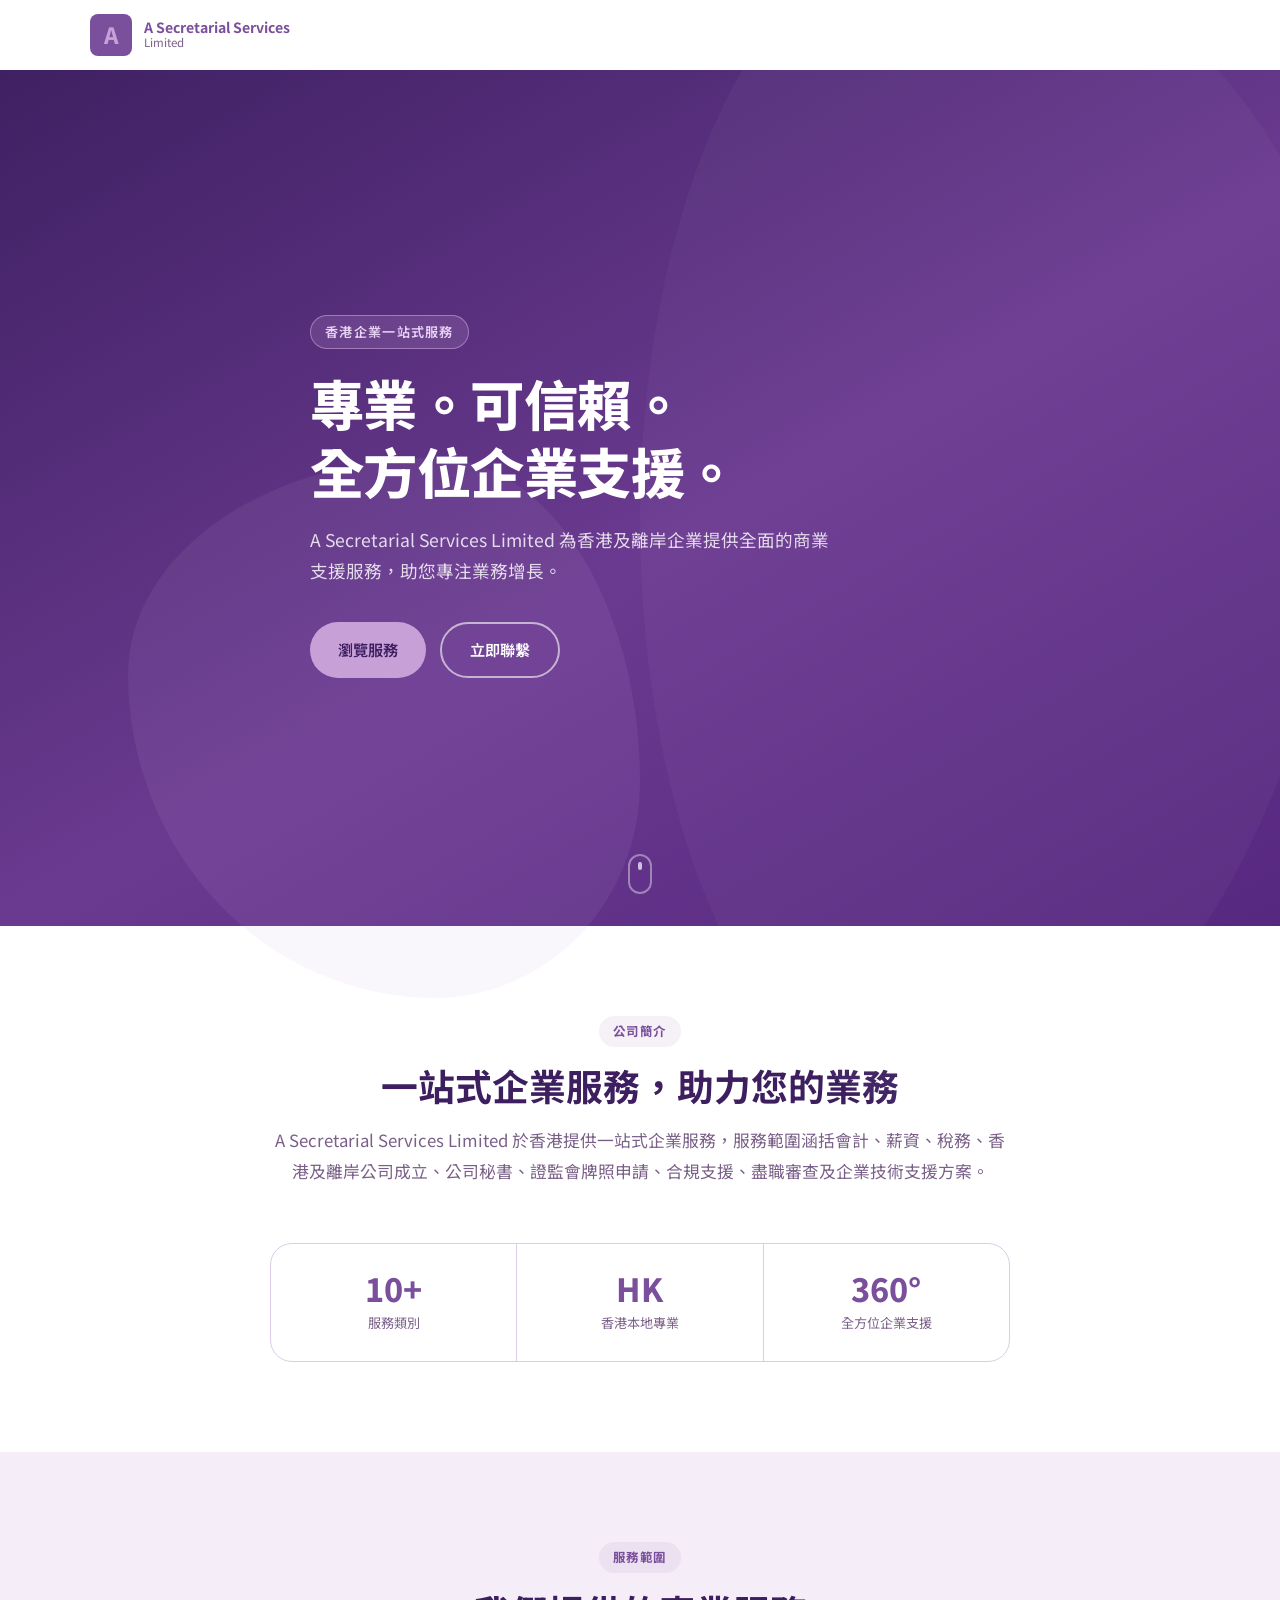
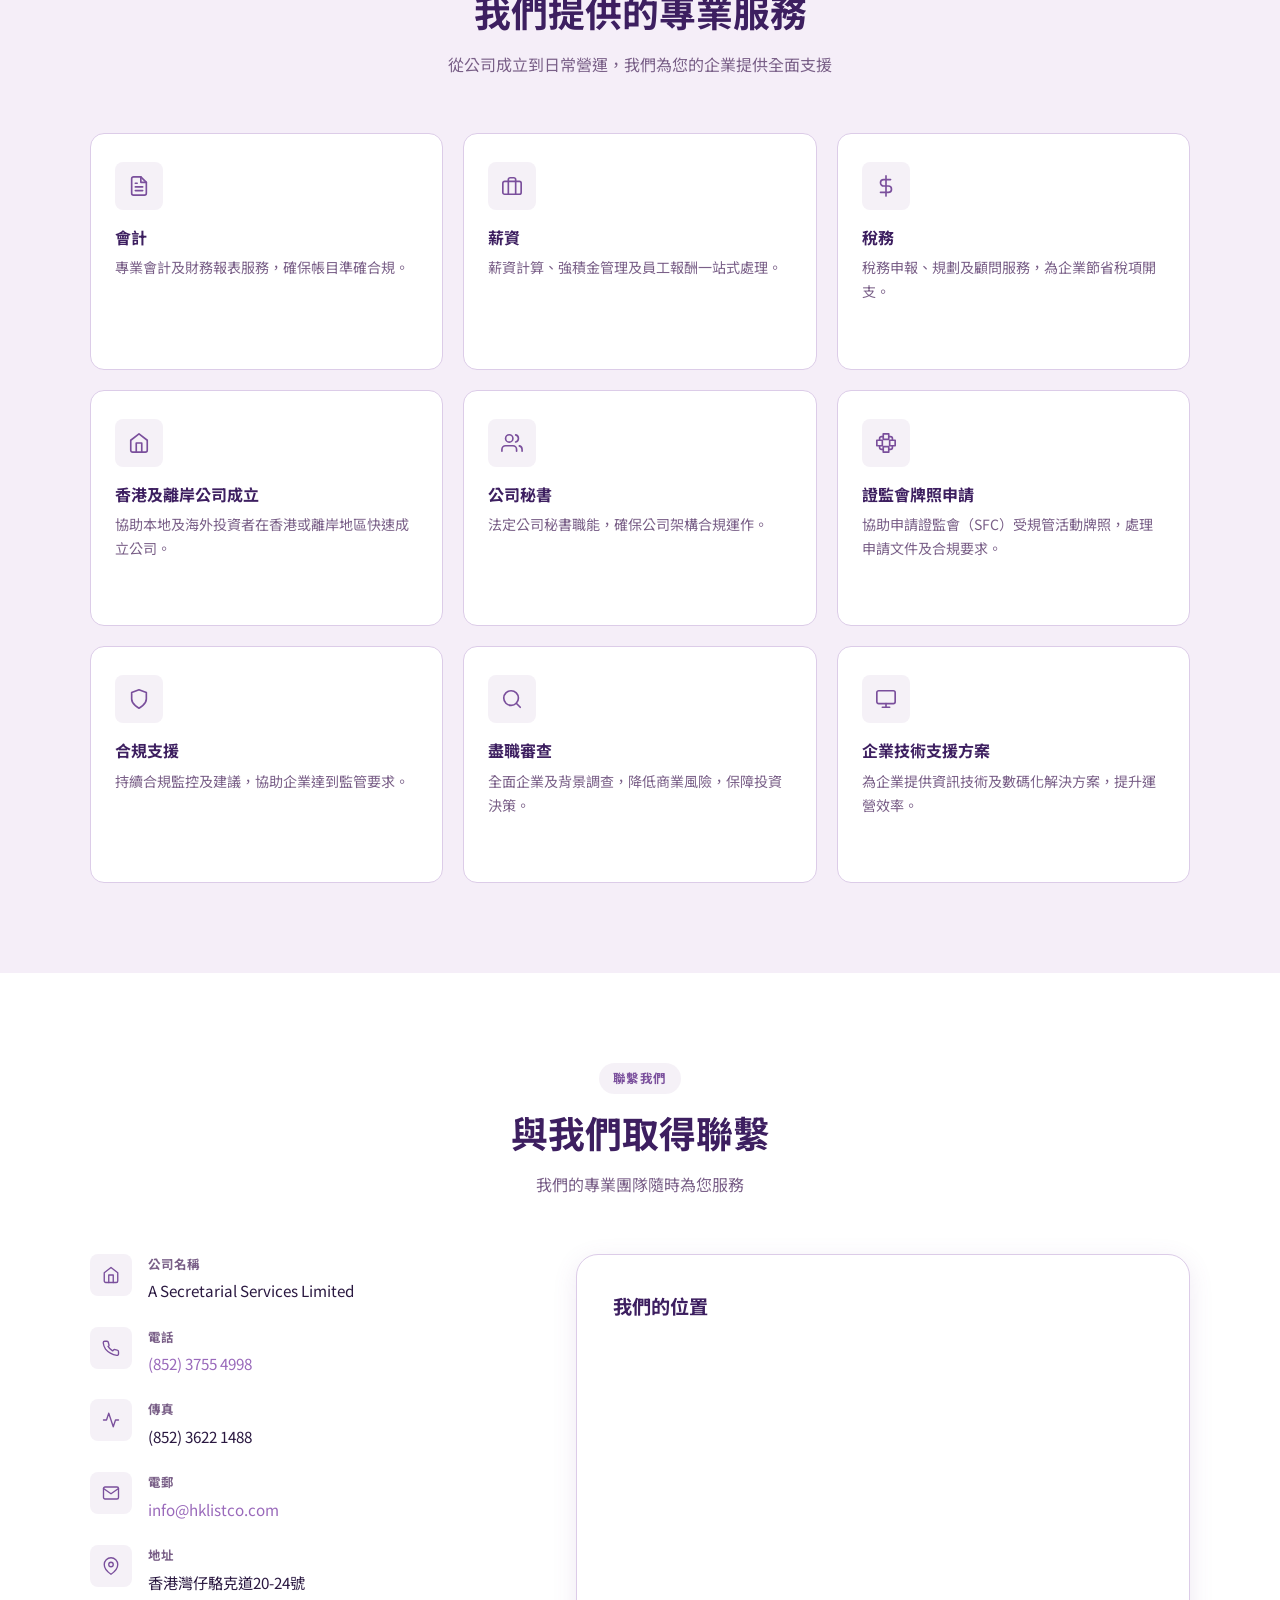
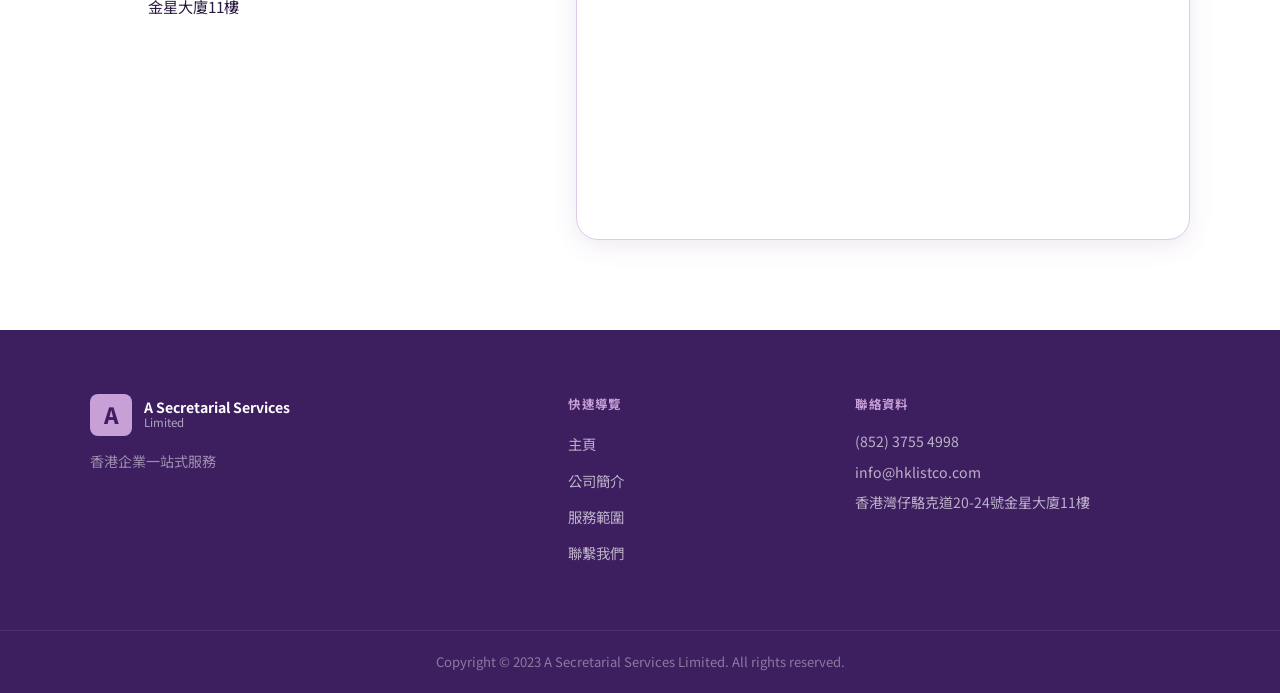
<file: asec/design1/index.html>
<!DOCTYPE html>
<html lang="zh-Hant">
<head>
  <meta charset="UTF-8" />
  <meta name="viewport" content="width=device-width, initial-scale=1.0" />
  <title>A Secretarial Services Limited | 企業一站式服務</title>
  <link rel="preconnect" href="https://fonts.googleapis.com" />
  <link rel="preconnect" href="https://fonts.gstatic.com" crossorigin />
  <link href="https://fonts.googleapis.com/css2?family=Noto+Sans+TC:wght@300;400;500;600;700&display=swap" rel="stylesheet" />
  <link rel="stylesheet" href="style.css" />
</head>
<body>

  <!-- HEADER -->
  <header class="header" id="header">
    <div class="container header__inner">
      <a href="#home" class="logo">
        <span class="logo__letter">A</span>
        <div class="logo__text">
          <span class="logo__name">A Secretarial Services</span>
          <span class="logo__sub">Limited</span>
        </div>
      </a>

      <button class="nav-toggle" id="navToggle" aria-label="開啟選單" aria-expanded="false">
        <span></span>
        <span></span>
        <span></span>
      </button>
    </div>
  </header>

  <!-- NAV (sibling of header — avoids stacking-context overlap on mobile) -->
  <nav class="nav" id="nav">
    <ul class="nav__list">
      <li><a class="nav__link" href="#home">主頁</a></li>
      <li><a class="nav__link" href="#about">公司簡介</a></li>
      <li><a class="nav__link" href="#services">服務範圍</a></li>
      <li><a class="nav__link nav__link--cta" href="#contact">聯繫我們</a></li>
    </ul>
  </nav>

  <!-- HERO -->
  <section class="hero" id="home">
    <div class="hero__bg"></div>
    <div class="container hero__content">
      <p class="hero__eyebrow">香港企業一站式服務</p>
      <h1 class="hero__title">
        專業。可信賴。<br />全方位企業支援。
      </h1>
      <p class="hero__desc">
        A Secretarial Services Limited 為香港及離岸企業提供全面的商業支援服務，助您專注業務增長。
      </p>
      <div class="hero__actions">
        <a href="#services" class="btn btn--primary">瀏覽服務</a>
        <a href="#contact" class="btn btn--outline">立即聯繫</a>
      </div>
    </div>
    <div class="hero__scroll-indicator" aria-hidden="true">
      <div class="hero__scroll-dot"></div>
    </div>
  </section>

  <!-- ABOUT -->
  <section class="about section" id="about">
    <div class="container about__inner">
      <div class="about__badge">公司簡介</div>
      <h2 class="section__title">一站式企業服務，助力您的業務</h2>
      <p class="about__text">
        A Secretarial Services Limited 於香港提供一站式企業服務，服務範圍涵括會計、薪資、稅務、香港及離岸公司成立、公司秘書、證監會牌照申請、合規支援、盡職審查及企業技術支援方案。
      </p>
      <div class="about__stats">
        <div class="stat">
          <span class="stat__num">10+</span>
          <span class="stat__label">服務類別</span>
        </div>
        <div class="stat">
          <span class="stat__num">HK</span>
          <span class="stat__label">香港本地專業</span>
        </div>
        <div class="stat">
          <span class="stat__num">360°</span>
          <span class="stat__label">全方位企業支援</span>
        </div>
      </div>
    </div>
  </section>

  <!-- SERVICES -->
  <section class="services section" id="services">
    <div class="container">
      <div class="section__header">
        <div class="about__badge">服務範圍</div>
        <h2 class="section__title">我們提供的專業服務</h2>
        <p class="section__desc">從公司成立到日常營運，我們為您的企業提供全面支援</p>
      </div>
      <div class="services__grid">

        <a class="service-card" href="services.html#accounting">
          <div class="service-card__icon">
            <svg viewBox="0 0 24 24" fill="none" stroke="currentColor" stroke-width="1.8" stroke-linecap="round" stroke-linejoin="round"><path d="M14 2H6a2 2 0 0 0-2 2v16a2 2 0 0 0 2 2h12a2 2 0 0 0 2-2V8z"/><polyline points="14 2 14 8 20 8"/><line x1="16" y1="13" x2="8" y2="13"/><line x1="16" y1="17" x2="8" y2="17"/><polyline points="10 9 9 9 8 9"/></svg>
          </div>
          <h3 class="service-card__title">會計</h3>
          <p class="service-card__desc">專業會計及財務報表服務，確保帳目準確合規。</p>
          <span class="service-card__link">了解更多 →</span>
        </a>

        <a class="service-card" href="services.html#payroll">
          <div class="service-card__icon">
            <svg viewBox="0 0 24 24" fill="none" stroke="currentColor" stroke-width="1.8" stroke-linecap="round" stroke-linejoin="round"><rect x="2" y="7" width="20" height="14" rx="2" ry="2"/><path d="M16 21V5a2 2 0 0 0-2-2h-4a2 2 0 0 0-2 2v16"/></svg>
          </div>
          <h3 class="service-card__title">薪資</h3>
          <p class="service-card__desc">薪資計算、強積金管理及員工報酬一站式處理。</p>
          <span class="service-card__link">了解更多 →</span>
        </a>

        <a class="service-card" href="services.html#taxation">
          <div class="service-card__icon">
            <svg viewBox="0 0 24 24" fill="none" stroke="currentColor" stroke-width="1.8" stroke-linecap="round" stroke-linejoin="round"><line x1="12" y1="1" x2="12" y2="23"/><path d="M17 5H9.5a3.5 3.5 0 0 0 0 7h5a3.5 3.5 0 0 1 0 7H6"/></svg>
          </div>
          <h3 class="service-card__title">稅務</h3>
          <p class="service-card__desc">稅務申報、規劃及顧問服務，為企業節省稅項開支。</p>
          <span class="service-card__link">了解更多 →</span>
        </a>

        <a class="service-card" href="services.html#hk-incorporation">
          <div class="service-card__icon">
            <svg viewBox="0 0 24 24" fill="none" stroke="currentColor" stroke-width="1.8" stroke-linecap="round" stroke-linejoin="round"><path d="M3 9l9-7 9 7v11a2 2 0 0 1-2 2H5a2 2 0 0 1-2-2z"/><polyline points="9 22 9 12 15 12 15 22"/></svg>
          </div>
          <h3 class="service-card__title">香港及離岸公司成立</h3>
          <p class="service-card__desc">協助本地及海外投資者在香港或離岸地區快速成立公司。</p>
          <span class="service-card__link">了解更多 →</span>
        </a>

        <a class="service-card" href="services.html#company-secretary">
          <div class="service-card__icon">
            <svg viewBox="0 0 24 24" fill="none" stroke="currentColor" stroke-width="1.8" stroke-linecap="round" stroke-linejoin="round"><path d="M17 21v-2a4 4 0 0 0-4-4H5a4 4 0 0 0-4 4v2"/><circle cx="9" cy="7" r="4"/><path d="M23 21v-2a4 4 0 0 0-3-3.87"/><path d="M16 3.13a4 4 0 0 1 0 7.75"/></svg>
          </div>
          <h3 class="service-card__title">公司秘書</h3>
          <p class="service-card__desc">法定公司秘書職能，確保公司架構合規運作。</p>
          <span class="service-card__link">了解更多 →</span>
        </a>

        <a class="service-card" href="services.html#sfc-licensing">
          <div class="service-card__icon">
            <svg viewBox="0 0 24 24" fill="none" stroke="currentColor" stroke-width="1.8" stroke-linecap="round" stroke-linejoin="round"><rect x="9" y="2" width="6" height="6"/><rect x="9" y="16" width="6" height="6"/><rect x="2" y="9" width="6" height="6"/><rect x="16" y="9" width="6" height="6"/><path d="M15 5h2a2 2 0 0 1 2 2v2M15 19h2a2 2 0 0 0 2-2v-2M9 5H7a2 2 0 0 0-2 2v2M9 19H7a2 2 0 0 1-2-2v-2"/></svg>
          </div>
          <h3 class="service-card__title">證監會牌照申請</h3>
          <p class="service-card__desc">協助申請證監會（SFC）受規管活動牌照，處理申請文件及合規要求。</p>
          <span class="service-card__link">了解更多 →</span>
        </a>

        <a class="service-card" href="services.html#compliance">
          <div class="service-card__icon">
            <svg viewBox="0 0 24 24" fill="none" stroke="currentColor" stroke-width="1.8" stroke-linecap="round" stroke-linejoin="round"><path d="M12 22s8-4 8-10V5l-8-3-8 3v7c0 6 8 10 8 10z"/></svg>
          </div>
          <h3 class="service-card__title">合規支援</h3>
          <p class="service-card__desc">持續合規監控及建議，協助企業達到監管要求。</p>
          <span class="service-card__link">了解更多 →</span>
        </a>

        <a class="service-card" href="services.html#due-diligence">
          <div class="service-card__icon">
            <svg viewBox="0 0 24 24" fill="none" stroke="currentColor" stroke-width="1.8" stroke-linecap="round" stroke-linejoin="round"><circle cx="11" cy="11" r="8"/><line x1="21" y1="21" x2="16.65" y2="16.65"/></svg>
          </div>
          <h3 class="service-card__title">盡職審查</h3>
          <p class="service-card__desc">全面企業及背景調查，降低商業風險，保障投資決策。</p>
          <span class="service-card__link">了解更多 →</span>
        </a>

        <a class="service-card" href="services.html#it-solutions">
          <div class="service-card__icon">
            <svg viewBox="0 0 24 24" fill="none" stroke="currentColor" stroke-width="1.8" stroke-linecap="round" stroke-linejoin="round"><rect x="2" y="3" width="20" height="14" rx="2" ry="2"/><line x1="8" y1="21" x2="16" y2="21"/><line x1="12" y1="17" x2="12" y2="21"/></svg>
          </div>
          <h3 class="service-card__title">企業技術支援方案</h3>
          <p class="service-card__desc">為企業提供資訊技術及數碼化解決方案，提升運營效率。</p>
          <span class="service-card__link">了解更多 →</span>
        </a>

      </div>
    </div>
  </section>

  <!-- CONTACT -->
  <section class="contact section" id="contact">
    <div class="container contact__inner">
      <div class="section__header">
        <div class="about__badge">聯繫我們</div>
        <h2 class="section__title">與我們取得聯繫</h2>
        <p class="section__desc">我們的專業團隊隨時為您服務</p>
      </div>
      <div class="contact__grid">
        <div class="contact__info">
          <div class="contact-item">
            <div class="contact-item__icon">
              <svg viewBox="0 0 24 24" fill="none" stroke="currentColor" stroke-width="1.8" stroke-linecap="round" stroke-linejoin="round"><path d="M3 9l9-7 9 7v11a2 2 0 0 1-2 2H5a2 2 0 0 1-2-2z"/><polyline points="9 22 9 12 15 12 15 22"/></svg>
            </div>
            <div>
              <h4>公司名稱</h4>
              <p>A Secretarial Services Limited</p>
            </div>
          </div>
          <div class="contact-item">
            <div class="contact-item__icon">
              <svg viewBox="0 0 24 24" fill="none" stroke="currentColor" stroke-width="1.8" stroke-linecap="round" stroke-linejoin="round"><path d="M22 16.92v3a2 2 0 0 1-2.18 2 19.79 19.79 0 0 1-8.63-3.07A19.5 19.5 0 0 1 4.69 13.6a19.79 19.79 0 0 1-3.07-8.67A2 2 0 0 1 3.56 3h3a2 2 0 0 1 2 1.72 12.84 12.84 0 0 0 .7 2.81 2 2 0 0 1-.45 2.11L8.09 9.91a16 16 0 0 0 6 6l1.27-1.27a2 2 0 0 1 2.11-.45 12.84 12.84 0 0 0 2.81.7A2 2 0 0 1 22 16.92z"/></svg>
            </div>
            <div>
              <h4>電話</h4>
              <p><a href="tel:+85237554998">(852) 3755 4998</a></p>
            </div>
          </div>
          <div class="contact-item">
            <div class="contact-item__icon">
              <svg viewBox="0 0 24 24" fill="none" stroke="currentColor" stroke-width="1.8" stroke-linecap="round" stroke-linejoin="round"><polyline points="22 12 18 12 15 21 9 3 6 12 2 12"/></svg>
            </div>
            <div>
              <h4>傳真</h4>
              <p>(852) 3622 1488</p>
            </div>
          </div>
          <div class="contact-item">
            <div class="contact-item__icon">
              <svg viewBox="0 0 24 24" fill="none" stroke="currentColor" stroke-width="1.8" stroke-linecap="round" stroke-linejoin="round"><path d="M4 4h16c1.1 0 2 .9 2 2v12c0 1.1-.9 2-2 2H4c-1.1 0-2-.9-2-2V6c0-1.1.9-2 2-2z"/><polyline points="22,6 12,13 2,6"/></svg>
            </div>
            <div>
              <h4>電郵</h4>
              <p><a href="mailto:info@hklistco.com">info@hklistco.com</a></p>
            </div>
          </div>
          <div class="contact-item">
            <div class="contact-item__icon">
              <svg viewBox="0 0 24 24" fill="none" stroke="currentColor" stroke-width="1.8" stroke-linecap="round" stroke-linejoin="round"><path d="M21 10c0 7-9 13-9 13s-9-6-9-13a9 9 0 0 1 18 0z"/><circle cx="12" cy="10" r="3"/></svg>
            </div>
            <div>
              <h4>地址</h4>
              <p>香港灣仔駱克道20-24號<br />金星大廈11樓</p>
            </div>
          </div>
        </div>

        <div class="contact__form-card">
          <h3>我們的位置</h3>
          <iframe src="https://www.google.com/maps/embed?pb=!1m18!1m12!1m3!1d3691.203815816662!2d114.17365!3d22.28107!2m3!1f0!2f0!3f0!3m2!1i1024!2i768!4f13.1!3m3!1m2!1s0x3404007c7c7c7c7d%3A0x1234567890abc!2s20-24%20Lockhart%20Road%2C%20Wan%20Chai%2C%20Hong%20Kong!5e0!3m2!1sen!2shk!4v1715970000000" width="100%" height="450" style="border:0; border-radius: 8px;" allowfullscreen="" loading="lazy" referrerpolicy="no-referrer-when-downgrade"></iframe>
        </div>
      </div>
    </div>
  </section>

  <!-- FOOTER -->
  <footer class="footer">
    <div class="container footer__inner">
      <div class="footer__brand">
        <a href="#home" class="logo logo--light">
          <span class="logo__letter">A</span>
          <div class="logo__text">
            <span class="logo__name">A Secretarial Services</span>
            <span class="logo__sub">Limited</span>
          </div>
        </a>
        <p>香港企業一站式服務</p>
      </div>
      <nav class="footer__nav">
        <h4>快速導覽</h4>
        <ul>
          <li><a href="#home">主頁</a></li>
          <li><a href="#about">公司簡介</a></li>
          <li><a href="#services">服務範圍</a></li>
          <li><a href="#contact">聯繫我們</a></li>
        </ul>
      </nav>
      <div class="footer__contact">
        <h4>聯絡資料</h4>
        <p><a href="tel:+85237554998">(852) 3755 4998</a></p>
        <p><a href="mailto:info@hklistco.com">info@hklistco.com</a></p>
        <p>香港灣仔駱克道20-24號金星大廈11樓</p>
      </div>
    </div>
    <div class="footer__bottom">
      <div class="container">
        <p>Copyright &copy; 2023 A Secretarial Services Limited. All rights reserved.</p>
      </div>
    </div>
  </footer>

  <script src="script.js"></script>
</body>
</html>
</file>
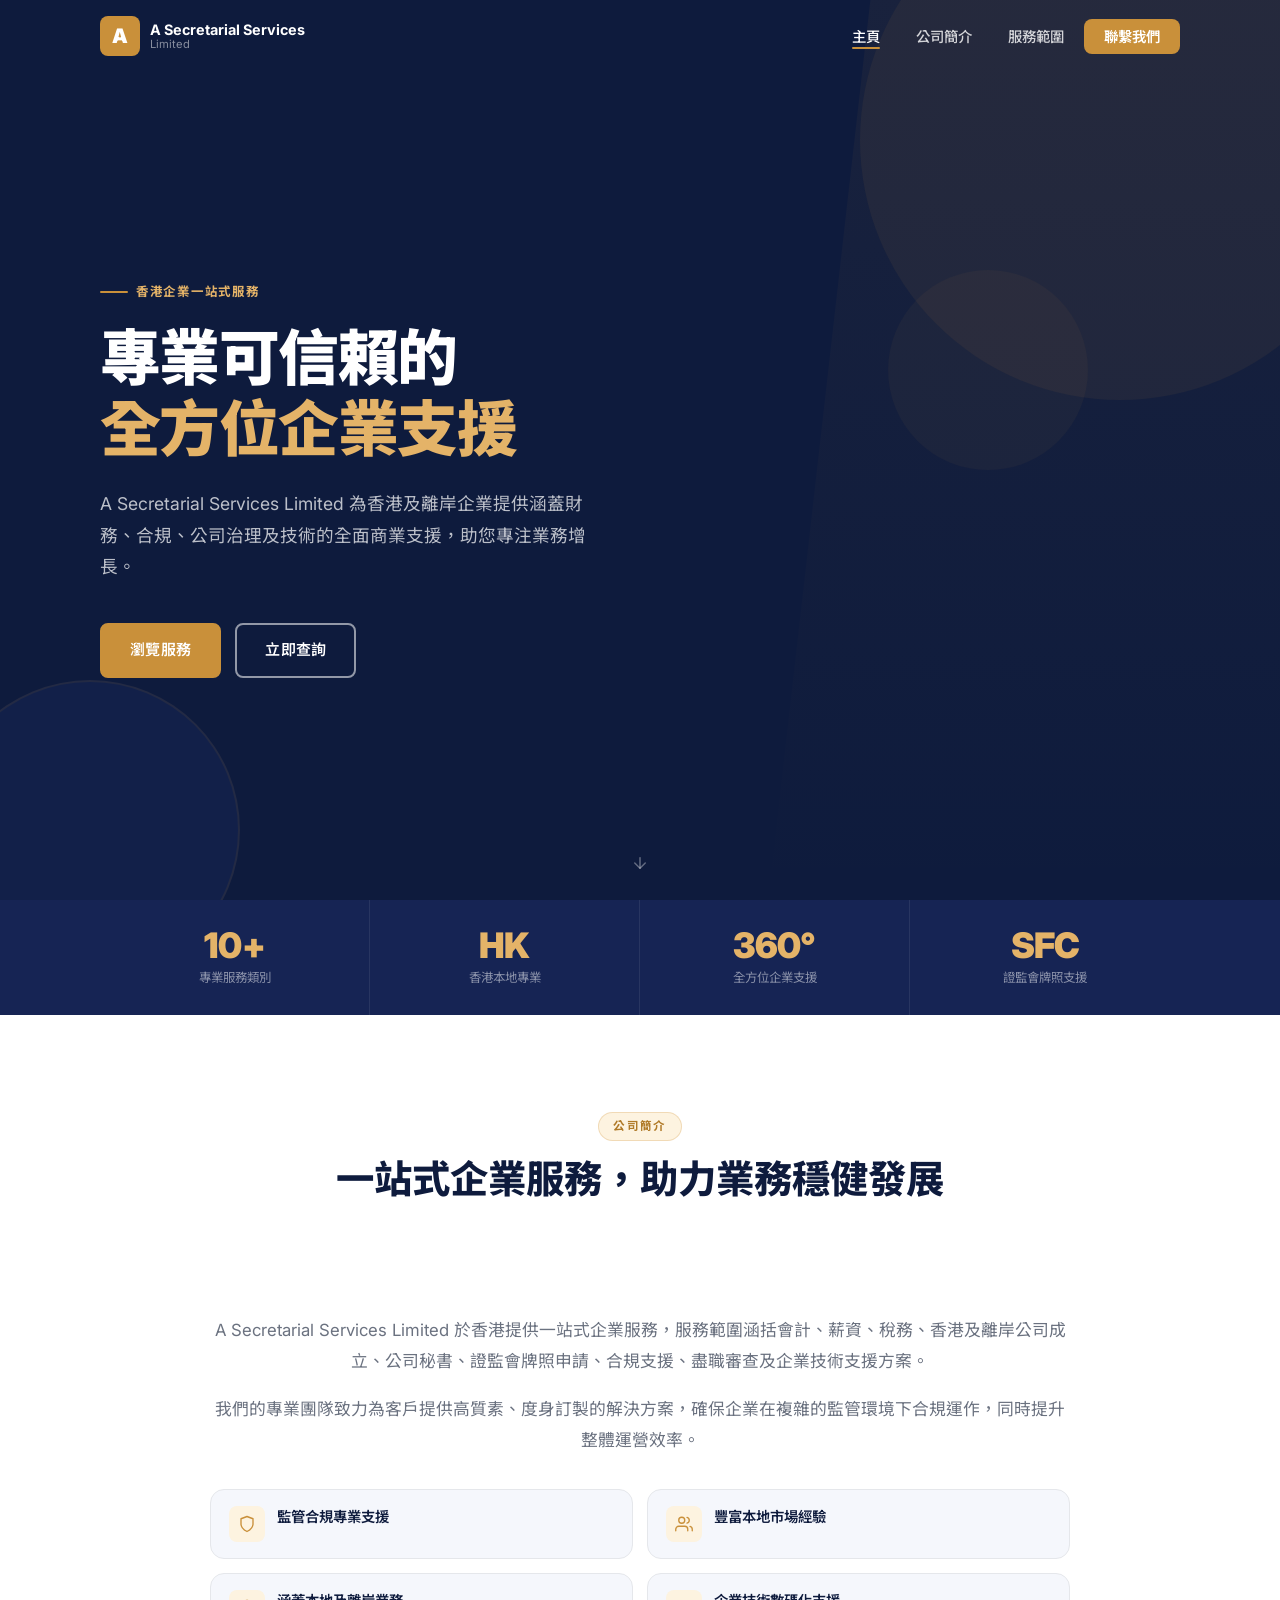
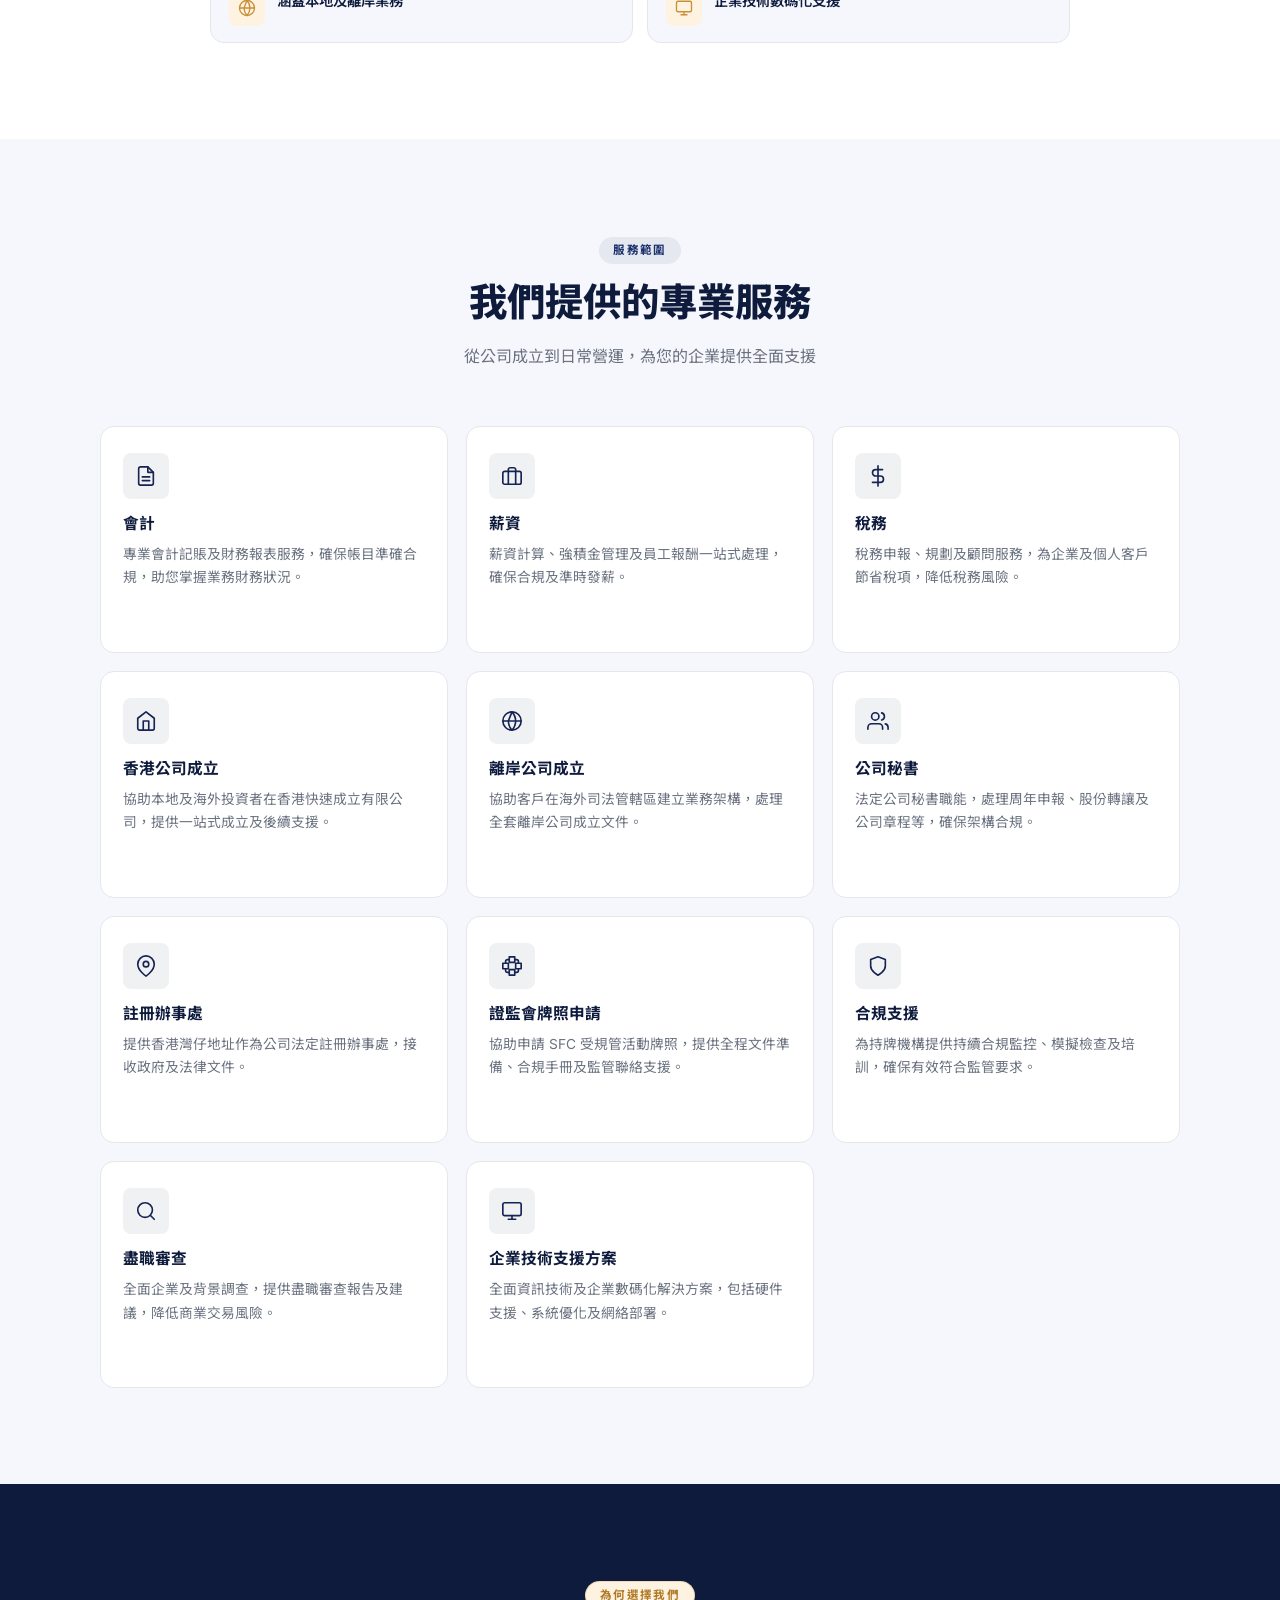
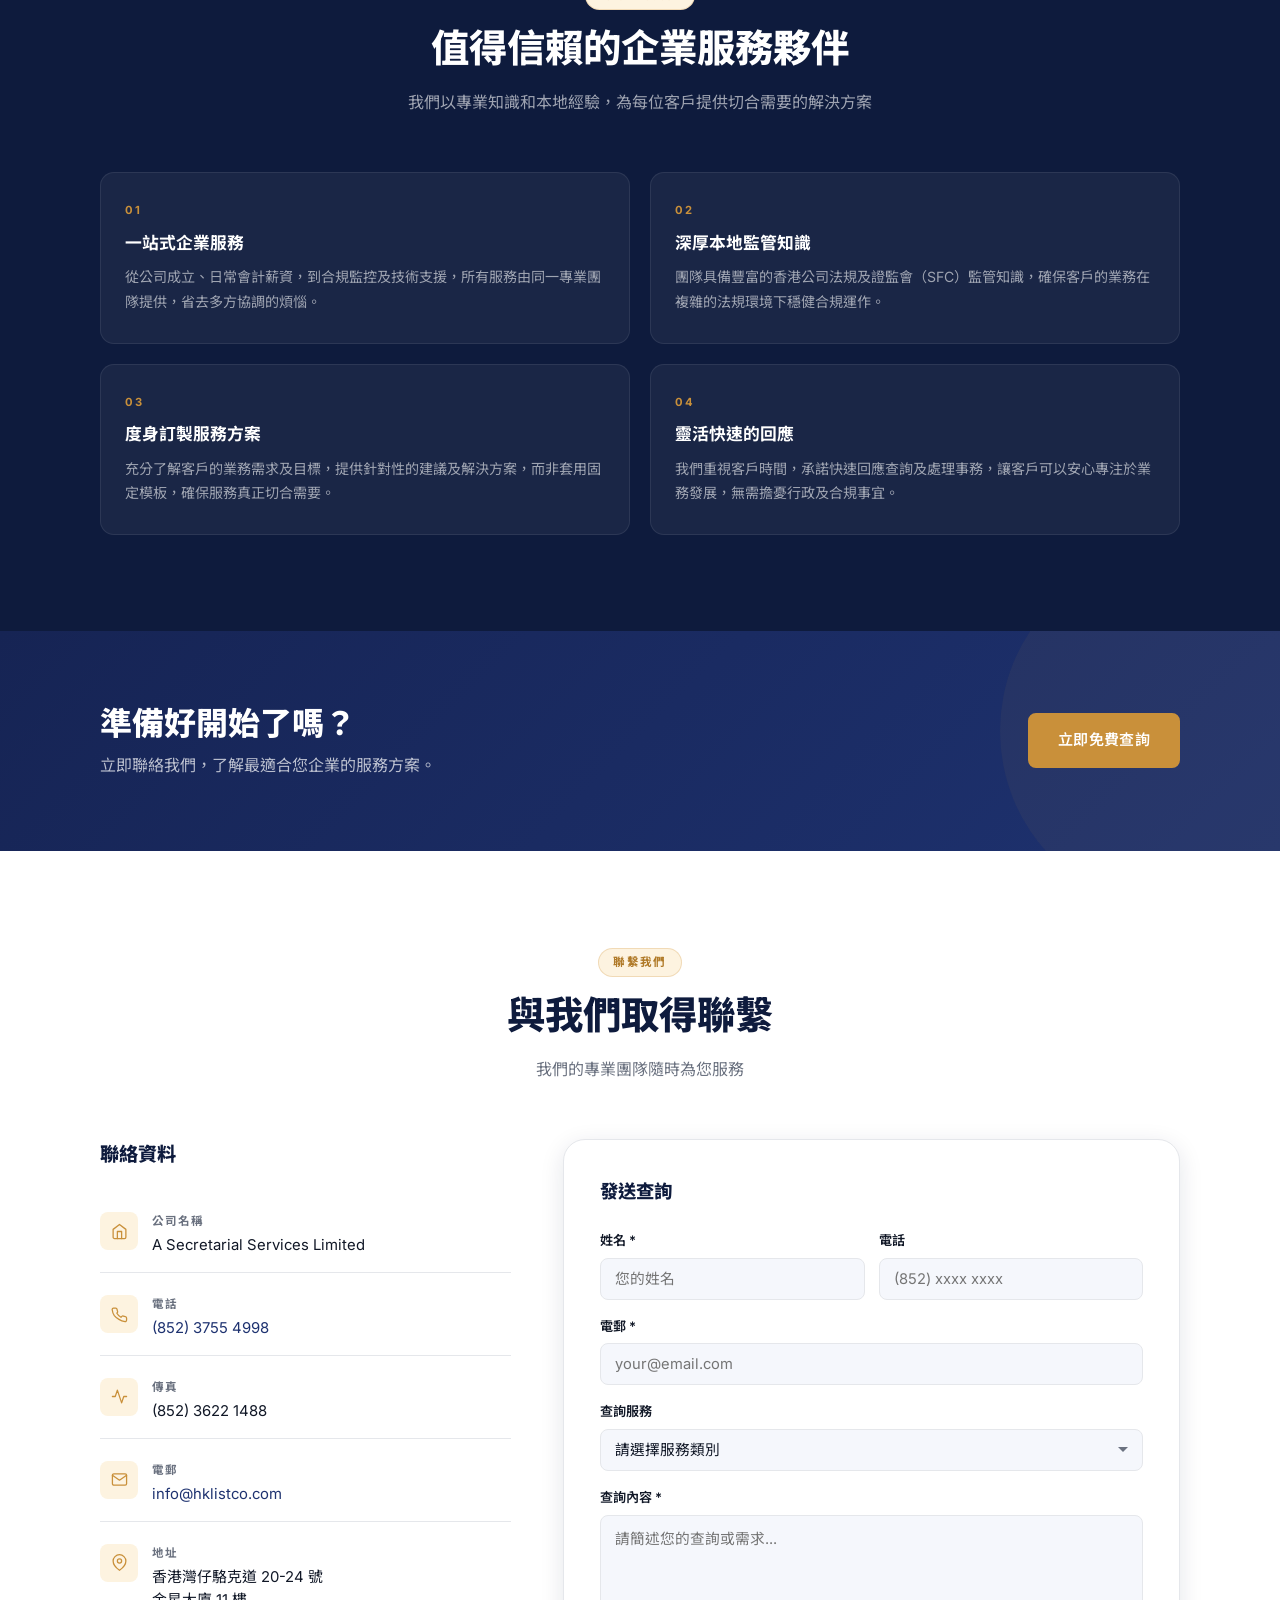
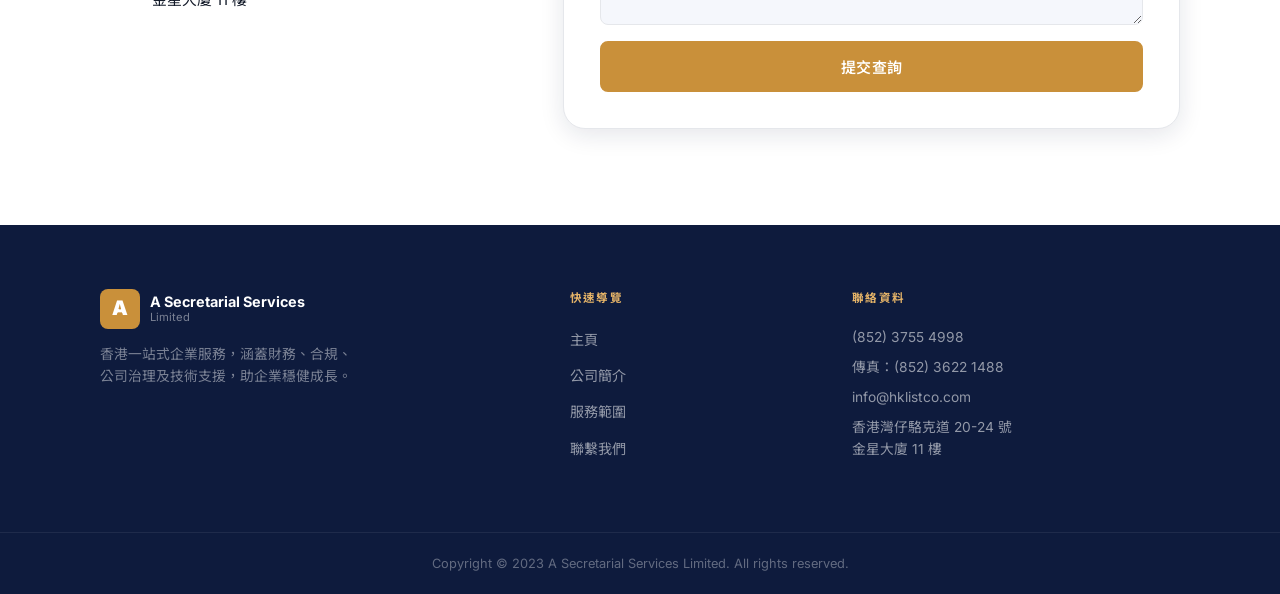
<file: asec/design2/index.html>
<!DOCTYPE html>
<html lang="zh-Hant">
<head>
  <meta charset="UTF-8" />
  <meta name="viewport" content="width=device-width, initial-scale=1.0" />
  <title>A Secretarial Services Limited | 香港企業一站式服務</title>
  <meta name="description" content="A Secretarial Services Limited 於香港提供一站式企業服務，涵括會計、薪資、稅務、公司成立、公司秘書、證監會牌照申請及合規支援。" />
  <link rel="preconnect" href="https://fonts.googleapis.com" />
  <link rel="preconnect" href="https://fonts.gstatic.com" crossorigin />
  <link href="https://fonts.googleapis.com/css2?family=Inter:wght@400;500;600;700;800;900&family=Noto+Sans+TC:wght@400;500;700&display=swap" rel="stylesheet" />
  <link rel="stylesheet" href="style.css" />
</head>
<body>

  <!-- ═══════════════════════════════════════
       HEADER
  ═══════════════════════════════════════ -->
  <header class="header" id="header">
    <div class="container header__inner">

      <a href="#home" class="logo" aria-label="A Secretarial Services Limited">
        <span class="logo__mark">A</span>
        <div class="logo__wordmark">
          <span>A Secretarial Services</span>
          <span>Limited</span>
        </div>
      </a>

      <!-- Desktop nav -->
      <nav class="desktop-nav" aria-label="主導覽">
        <ul class="desktop-nav__list">
          <li><a class="desktop-nav__link desktop-nav__link--active" href="#home">主頁</a></li>
          <li><a class="desktop-nav__link" href="#about">公司簡介</a></li>
          <li><a class="desktop-nav__link" href="#services">服務範圍</a></li>
          <li><a class="desktop-nav__link desktop-nav__cta" href="#contact">聯繫我們</a></li>
        </ul>
      </nav>

      <!-- Hamburger (mobile) -->
      <button class="hamburger" id="hamburger" aria-label="開啟選單" aria-expanded="false" aria-controls="drawer">
        <span class="hamburger__line"></span>
        <span class="hamburger__line"></span>
        <span class="hamburger__line"></span>
      </button>

    </div>
  </header>

  <!-- ═══════════════════════════════════════
       MOBILE DRAWER
  ═══════════════════════════════════════ -->
  <div class="drawer-overlay" id="drawerOverlay" aria-hidden="true"></div>
  <div class="drawer" id="drawer" role="dialog" aria-modal="true" aria-label="導覽選單">
    <div class="drawer__head">
      <a href="#home" class="logo" aria-label="主頁">
        <span class="logo__mark">A</span>
        <div class="logo__wordmark">
          <span>A Secretarial Services</span>
          <span>Limited</span>
        </div>
      </a>
      <button class="drawer__close" id="drawerClose" aria-label="關閉選單">✕</button>
    </div>
    <nav class="drawer__nav" aria-label="行動導覽">
      <a href="#home" class="active">
        <span class="drawer__nav-dot"></span>主頁
      </a>
      <a href="#about">
        <span class="drawer__nav-dot"></span>公司簡介
      </a>
      <a href="#services">
        <span class="drawer__nav-dot"></span>服務範圍
      </a>
    </nav>
    <div class="drawer__foot">
      <a href="#contact" class="btn btn--gold">立即聯繫</a>
    </div>
  </div>

  <!-- ═══════════════════════════════════════
       HERO
  ═══════════════════════════════════════ -->
  <section class="hero" id="home" aria-labelledby="heroTitle">
    <div class="hero__shapes" aria-hidden="true">
      <div class="hero__shape hero__shape--1"></div>
      <div class="hero__shape hero__shape--2"></div>
      <div class="hero__shape hero__shape--3"></div>
    </div>
    <div class="container">
      <div class="hero__content">
        <p class="hero__eyebrow">香港企業一站式服務</p>
        <h1 class="hero__title" id="heroTitle">
          專業可信賴的<br /><em>全方位企業支援</em>
        </h1>
        <p class="hero__desc">
          A Secretarial Services Limited 為香港及離岸企業提供涵蓋財務、合規、公司治理及技術的全面商業支援，助您專注業務增長。
        </p>
        <div class="hero__actions">
          <a href="#services" class="btn btn--gold">瀏覽服務</a>
          <a href="#contact" class="btn btn--outline-light">立即查詢</a>
        </div>
      </div>
    </div>
    <div class="hero__scroll" aria-hidden="true">
      <svg viewBox="0 0 24 24" fill="none" stroke-width="2" stroke-linecap="round" stroke-linejoin="round">
        <line x1="12" y1="5" x2="12" y2="19"/><polyline points="19 12 12 19 5 12"/>
      </svg>
    </div>
  </section>

  <!-- ═══════════════════════════════════════
       STATS BAR
  ═══════════════════════════════════════ -->
  <div class="stats-bar" aria-label="快速數據">
    <div class="stats-bar__inner container">
      <div class="stats-bar__item">
        <span class="stats-bar__num">10+</span>
        <span class="stats-bar__label">專業服務類別</span>
      </div>
      <div class="stats-bar__item">
        <span class="stats-bar__num">HK</span>
        <span class="stats-bar__label">香港本地專業</span>
      </div>
      <div class="stats-bar__item">
        <span class="stats-bar__num">360°</span>
        <span class="stats-bar__label">全方位企業支援</span>
      </div>
      <div class="stats-bar__item">
        <span class="stats-bar__num">SFC</span>
        <span class="stats-bar__label">證監會牌照支援</span>
      </div>
    </div>
  </div>

  <!-- ═══════════════════════════════════════
       ABOUT
  ═══════════════════════════════════════ -->
  <section class="about section" id="about" aria-labelledby="aboutTitle">
    <div class="container">
      <div class="about__inner">
        <div class="section-header">
          <span class="chip chip--gold">公司簡介</span>
          <h2 class="section-title" id="aboutTitle">一站式企業服務，助力業務穩健發展</h2>
        </div>
        <div class="about__body">
          <p>A Secretarial Services Limited 於香港提供一站式企業服務，服務範圍涵括會計、薪資、稅務、香港及離岸公司成立、公司秘書、證監會牌照申請、合規支援、盡職審查及企業技術支援方案。</p>
          <p>我們的專業團隊致力為客戶提供高質素、度身訂製的解決方案，確保企業在複雜的監管環境下合規運作，同時提升整體運營效率。</p>
          <div class="about__features">
            <div class="about__feature">
              <div class="about__feature-icon">
                <svg viewBox="0 0 24 24" fill="none" stroke="currentColor" stroke-width="1.8" stroke-linecap="round" stroke-linejoin="round"><path d="M12 22s8-4 8-10V5l-8-3-8 3v7c0 6 8 10 8 10z"/></svg>
              </div>
              <span class="about__feature-text">監管合規專業支援</span>
            </div>
            <div class="about__feature">
              <div class="about__feature-icon">
                <svg viewBox="0 0 24 24" fill="none" stroke="currentColor" stroke-width="1.8" stroke-linecap="round" stroke-linejoin="round"><path d="M17 21v-2a4 4 0 0 0-4-4H5a4 4 0 0 0-4 4v2"/><circle cx="9" cy="7" r="4"/><path d="M23 21v-2a4 4 0 0 0-3-3.87"/><path d="M16 3.13a4 4 0 0 1 0 7.75"/></svg>
              </div>
              <span class="about__feature-text">豐富本地市場經驗</span>
            </div>
            <div class="about__feature">
              <div class="about__feature-icon">
                <svg viewBox="0 0 24 24" fill="none" stroke="currentColor" stroke-width="1.8" stroke-linecap="round" stroke-linejoin="round"><circle cx="12" cy="12" r="10"/><line x1="2" y1="12" x2="22" y2="12"/><path d="M12 2a15.3 15.3 0 0 1 4 10 15.3 15.3 0 0 1-4 10 15.3 15.3 0 0 1-4-10z"/></svg>
              </div>
              <span class="about__feature-text">涵蓋本地及離岸業務</span>
            </div>
            <div class="about__feature">
              <div class="about__feature-icon">
                <svg viewBox="0 0 24 24" fill="none" stroke="currentColor" stroke-width="1.8" stroke-linecap="round" stroke-linejoin="round"><rect x="2" y="3" width="20" height="14" rx="2"/><line x1="8" y1="21" x2="16" y2="21"/><line x1="12" y1="17" x2="12" y2="21"/></svg>
              </div>
              <span class="about__feature-text">企業技術數碼化支援</span>
            </div>
          </div>
        </div>
      </div>
    </div>
  </section>

  <!-- ═══════════════════════════════════════
       SERVICES
  ═══════════════════════════════════════ -->
  <section class="services section" id="services" aria-labelledby="servicesTitle">
    <div class="container">
      <div class="section-header">
        <span class="chip chip--navy">服務範圍</span>
        <h2 class="section-title" id="servicesTitle">我們提供的專業服務</h2>
        <p class="section-desc">從公司成立到日常營運，為您的企業提供全面支援</p>
      </div>

      <div class="services__grid">

        <a class="svc-card" href="services.html#accounting">
          <div class="svc-card__icon">
            <svg viewBox="0 0 24 24" fill="none" stroke="currentColor" stroke-width="1.8" stroke-linecap="round" stroke-linejoin="round"><path d="M14 2H6a2 2 0 0 0-2 2v16a2 2 0 0 0 2 2h12a2 2 0 0 0 2-2V8z"/><polyline points="14 2 14 8 20 8"/><line x1="16" y1="13" x2="8" y2="13"/><line x1="16" y1="17" x2="8" y2="17"/></svg>
          </div>
          <h3 class="svc-card__title">會計</h3>
          <p class="svc-card__desc">專業會計記賬及財務報表服務，確保帳目準確合規，助您掌握業務財務狀況。</p>
          <span class="svc-card__arrow">了解更多 →</span>
        </a>

        <a class="svc-card" href="services.html#payroll">
          <div class="svc-card__icon">
            <svg viewBox="0 0 24 24" fill="none" stroke="currentColor" stroke-width="1.8" stroke-linecap="round" stroke-linejoin="round"><rect x="2" y="7" width="20" height="14" rx="2"/><path d="M16 21V5a2 2 0 0 0-2-2h-4a2 2 0 0 0-2 2v16"/></svg>
          </div>
          <h3 class="svc-card__title">薪資</h3>
          <p class="svc-card__desc">薪資計算、強積金管理及員工報酬一站式處理，確保合規及準時發薪。</p>
          <span class="svc-card__arrow">了解更多 →</span>
        </a>

        <a class="svc-card" href="services.html#taxation">
          <div class="svc-card__icon">
            <svg viewBox="0 0 24 24" fill="none" stroke="currentColor" stroke-width="1.8" stroke-linecap="round" stroke-linejoin="round"><line x1="12" y1="1" x2="12" y2="23"/><path d="M17 5H9.5a3.5 3.5 0 0 0 0 7h5a3.5 3.5 0 0 1 0 7H6"/></svg>
          </div>
          <h3 class="svc-card__title">稅務</h3>
          <p class="svc-card__desc">稅務申報、規劃及顧問服務，為企業及個人客戶節省稅項，降低稅務風險。</p>
          <span class="svc-card__arrow">了解更多 →</span>
        </a>

        <a class="svc-card" href="services.html#hk-incorporation">
          <div class="svc-card__icon">
            <svg viewBox="0 0 24 24" fill="none" stroke="currentColor" stroke-width="1.8" stroke-linecap="round" stroke-linejoin="round"><path d="M3 9l9-7 9 7v11a2 2 0 0 1-2 2H5a2 2 0 0 1-2-2z"/><polyline points="9 22 9 12 15 12 15 22"/></svg>
          </div>
          <h3 class="svc-card__title">香港公司成立</h3>
          <p class="svc-card__desc">協助本地及海外投資者在香港快速成立有限公司，提供一站式成立及後續支援。</p>
          <span class="svc-card__arrow">了解更多 →</span>
        </a>

        <a class="svc-card" href="services.html#offshore-incorporation">
          <div class="svc-card__icon">
            <svg viewBox="0 0 24 24" fill="none" stroke="currentColor" stroke-width="1.8" stroke-linecap="round" stroke-linejoin="round"><circle cx="12" cy="12" r="10"/><line x1="2" y1="12" x2="22" y2="12"/><path d="M12 2a15.3 15.3 0 0 1 4 10 15.3 15.3 0 0 1-4 10 15.3 15.3 0 0 1-4-10z"/></svg>
          </div>
          <h3 class="svc-card__title">離岸公司成立</h3>
          <p class="svc-card__desc">協助客戶在海外司法管轄區建立業務架構，處理全套離岸公司成立文件。</p>
          <span class="svc-card__arrow">了解更多 →</span>
        </a>

        <a class="svc-card" href="services.html#company-secretary">
          <div class="svc-card__icon">
            <svg viewBox="0 0 24 24" fill="none" stroke="currentColor" stroke-width="1.8" stroke-linecap="round" stroke-linejoin="round"><path d="M17 21v-2a4 4 0 0 0-4-4H5a4 4 0 0 0-4 4v2"/><circle cx="9" cy="7" r="4"/><path d="M23 21v-2a4 4 0 0 0-3-3.87"/><path d="M16 3.13a4 4 0 0 1 0 7.75"/></svg>
          </div>
          <h3 class="svc-card__title">公司秘書</h3>
          <p class="svc-card__desc">法定公司秘書職能，處理周年申報、股份轉讓及公司章程等，確保架構合規。</p>
          <span class="svc-card__arrow">了解更多 →</span>
        </a>

        <a class="svc-card" href="services.html#registered-office">
          <div class="svc-card__icon">
            <svg viewBox="0 0 24 24" fill="none" stroke="currentColor" stroke-width="1.8" stroke-linecap="round" stroke-linejoin="round"><path d="M21 10c0 7-9 13-9 13s-9-6-9-13a9 9 0 0 1 18 0z"/><circle cx="12" cy="10" r="3"/></svg>
          </div>
          <h3 class="svc-card__title">註冊辦事處</h3>
          <p class="svc-card__desc">提供香港灣仔地址作為公司法定註冊辦事處，接收政府及法律文件。</p>
          <span class="svc-card__arrow">了解更多 →</span>
        </a>

        <a class="svc-card" href="services.html#sfc-licensing">
          <div class="svc-card__icon">
            <svg viewBox="0 0 24 24" fill="none" stroke="currentColor" stroke-width="1.8" stroke-linecap="round" stroke-linejoin="round"><rect x="9" y="2" width="6" height="6"/><rect x="9" y="16" width="6" height="6"/><rect x="2" y="9" width="6" height="6"/><rect x="16" y="9" width="6" height="6"/><path d="M15 5h2a2 2 0 0 1 2 2v2M15 19h2a2 2 0 0 0 2-2v-2M9 5H7a2 2 0 0 0-2 2v2M9 19H7a2 2 0 0 1-2-2v-2"/></svg>
          </div>
          <h3 class="svc-card__title">證監會牌照申請</h3>
          <p class="svc-card__desc">協助申請 SFC 受規管活動牌照，提供全程文件準備、合規手冊及監管聯絡支援。</p>
          <span class="svc-card__arrow">了解更多 →</span>
        </a>

        <a class="svc-card" href="services.html#compliance">
          <div class="svc-card__icon">
            <svg viewBox="0 0 24 24" fill="none" stroke="currentColor" stroke-width="1.8" stroke-linecap="round" stroke-linejoin="round"><path d="M12 22s8-4 8-10V5l-8-3-8 3v7c0 6 8 10 8 10z"/></svg>
          </div>
          <h3 class="svc-card__title">合規支援</h3>
          <p class="svc-card__desc">為持牌機構提供持續合規監控、模擬檢查及培訓，確保有效符合監管要求。</p>
          <span class="svc-card__arrow">了解更多 →</span>
        </a>

        <a class="svc-card" href="services.html#due-diligence">
          <div class="svc-card__icon">
            <svg viewBox="0 0 24 24" fill="none" stroke="currentColor" stroke-width="1.8" stroke-linecap="round" stroke-linejoin="round"><circle cx="11" cy="11" r="8"/><line x1="21" y1="21" x2="16.65" y2="16.65"/></svg>
          </div>
          <h3 class="svc-card__title">盡職審查</h3>
          <p class="svc-card__desc">全面企業及背景調查，提供盡職審查報告及建議，降低商業交易風險。</p>
          <span class="svc-card__arrow">了解更多 →</span>
        </a>

        <a class="svc-card" href="services.html#it-solutions">
          <div class="svc-card__icon">
            <svg viewBox="0 0 24 24" fill="none" stroke="currentColor" stroke-width="1.8" stroke-linecap="round" stroke-linejoin="round"><rect x="2" y="3" width="20" height="14" rx="2"/><line x1="8" y1="21" x2="16" y2="21"/><line x1="12" y1="17" x2="12" y2="21"/></svg>
          </div>
          <h3 class="svc-card__title">企業技術支援方案</h3>
          <p class="svc-card__desc">全面資訊技術及企業數碼化解決方案，包括硬件支援、系統優化及網絡部署。</p>
          <span class="svc-card__arrow">了解更多 →</span>
        </a>

      </div>
    </div>
  </section>

  <!-- ═══════════════════════════════════════
       WHY CHOOSE US
  ═══════════════════════════════════════ -->
  <section class="why" aria-labelledby="whyTitle">
    <div class="container">
      <div class="section-header">
        <span class="chip chip--gold">為何選擇我們</span>
        <h2 class="section-title" id="whyTitle">值得信賴的企業服務夥伴</h2>
        <p class="section-desc">我們以專業知識和本地經驗，為每位客戶提供切合需要的解決方案</p>
      </div>
      <div class="why__grid">
        <div class="why-item">
          <p class="why-item__num">01</p>
          <h3 class="why-item__title">一站式企業服務</h3>
          <p class="why-item__desc">從公司成立、日常會計薪資，到合規監控及技術支援，所有服務由同一專業團隊提供，省去多方協調的煩惱。</p>
        </div>
        <div class="why-item">
          <p class="why-item__num">02</p>
          <h3 class="why-item__title">深厚本地監管知識</h3>
          <p class="why-item__desc">團隊具備豐富的香港公司法規及證監會（SFC）監管知識，確保客戶的業務在複雜的法規環境下穩健合規運作。</p>
        </div>
        <div class="why-item">
          <p class="why-item__num">03</p>
          <h3 class="why-item__title">度身訂製服務方案</h3>
          <p class="why-item__desc">充分了解客戶的業務需求及目標，提供針對性的建議及解決方案，而非套用固定模板，確保服務真正切合需要。</p>
        </div>
        <div class="why-item">
          <p class="why-item__num">04</p>
          <h3 class="why-item__title">靈活快速的回應</h3>
          <p class="why-item__desc">我們重視客戶時間，承諾快速回應查詢及處理事務，讓客戶可以安心專注於業務發展，無需擔憂行政及合規事宜。</p>
        </div>
      </div>
    </div>
  </section>

  <!-- ═══════════════════════════════════════
       CTA BANNER
  ═══════════════════════════════════════ -->
  <section class="cta-banner" aria-label="行動呼籲">
    <div class="container cta-banner__inner">
      <div class="cta-banner__text">
        <h2>準備好開始了嗎？</h2>
        <p>立即聯絡我們，了解最適合您企業的服務方案。</p>
      </div>
      <a href="#contact" class="btn btn--gold">立即免費查詢</a>
    </div>
  </section>

  <!-- ═══════════════════════════════════════
       CONTACT
  ═══════════════════════════════════════ -->
  <section class="contact section" id="contact" aria-labelledby="contactTitle">
    <div class="container">
      <div class="section-header">
        <span class="chip chip--gold">聯繫我們</span>
        <h2 class="section-title" id="contactTitle">與我們取得聯繫</h2>
        <p class="section-desc">我們的專業團隊隨時為您服務</p>
      </div>
      <div class="contact__grid">

        <!-- Info -->
        <div class="contact__info">
          <h3 class="contact__info-title">聯絡資料</h3>

          <div class="contact-item">
            <div class="contact-item__icon">
              <svg viewBox="0 0 24 24" fill="none" stroke="currentColor" stroke-width="1.8" stroke-linecap="round" stroke-linejoin="round"><path d="M3 9l9-7 9 7v11a2 2 0 0 1-2 2H5a2 2 0 0 1-2-2z"/><polyline points="9 22 9 12 15 12 15 22"/></svg>
            </div>
            <div>
              <h4>公司名稱</h4>
              <p>A Secretarial Services Limited</p>
            </div>
          </div>

          <div class="contact-item">
            <div class="contact-item__icon">
              <svg viewBox="0 0 24 24" fill="none" stroke="currentColor" stroke-width="1.8" stroke-linecap="round" stroke-linejoin="round"><path d="M22 16.92v3a2 2 0 0 1-2.18 2 19.79 19.79 0 0 1-8.63-3.07A19.5 19.5 0 0 1 4.69 13.6a19.79 19.79 0 0 1-3.07-8.67A2 2 0 0 1 3.56 3h3a2 2 0 0 1 2 1.72 12.84 12.84 0 0 0 .7 2.81 2 2 0 0 1-.45 2.11L8.09 9.91a16 16 0 0 0 6 6l1.27-1.27a2 2 0 0 1 2.11-.45 12.84 12.84 0 0 0 2.81.7A2 2 0 0 1 22 16.92z"/></svg>
            </div>
            <div>
              <h4>電話</h4>
              <p><a href="tel:+85237554998">(852) 3755 4998</a></p>
            </div>
          </div>

          <div class="contact-item">
            <div class="contact-item__icon">
              <svg viewBox="0 0 24 24" fill="none" stroke="currentColor" stroke-width="1.8" stroke-linecap="round" stroke-linejoin="round"><polyline points="22 12 18 12 15 21 9 3 6 12 2 12"/></svg>
            </div>
            <div>
              <h4>傳真</h4>
              <p>(852) 3622 1488</p>
            </div>
          </div>

          <div class="contact-item">
            <div class="contact-item__icon">
              <svg viewBox="0 0 24 24" fill="none" stroke="currentColor" stroke-width="1.8" stroke-linecap="round" stroke-linejoin="round"><path d="M4 4h16c1.1 0 2 .9 2 2v12c0 1.1-.9 2-2 2H4c-1.1 0-2-.9-2-2V6c0-1.1.9-2 2-2z"/><polyline points="22,6 12,13 2,6"/></svg>
            </div>
            <div>
              <h4>電郵</h4>
              <p><a href="mailto:info@hklistco.com">info@hklistco.com</a></p>
            </div>
          </div>

          <div class="contact-item">
            <div class="contact-item__icon">
              <svg viewBox="0 0 24 24" fill="none" stroke="currentColor" stroke-width="1.8" stroke-linecap="round" stroke-linejoin="round"><path d="M21 10c0 7-9 13-9 13s-9-6-9-13a9 9 0 0 1 18 0z"/><circle cx="12" cy="10" r="3"/></svg>
            </div>
            <div>
              <h4>地址</h4>
              <p>香港灣仔駱克道 20-24 號<br />金星大廈 11 樓</p>
            </div>
          </div>
        </div>

        <!-- Form -->
        <div class="contact__form-wrap">
          <h3 class="contact__form-title">發送查詢</h3>
          <form class="contact-form" onsubmit="handleSubmit(event)" novalidate>
            <div class="form-row">
              <div class="form-group">
                <label for="fname">姓名 <span aria-hidden="true">*</span></label>
                <input type="text" id="fname" name="name" placeholder="您的姓名" required autocomplete="name" />
              </div>
              <div class="form-group">
                <label for="fphone">電話</label>
                <input type="tel" id="fphone" name="phone" placeholder="(852) xxxx xxxx" autocomplete="tel" />
              </div>
            </div>
            <div class="form-group">
              <label for="femail">電郵 <span aria-hidden="true">*</span></label>
              <input type="email" id="femail" name="email" placeholder="your@email.com" required autocomplete="email" />
            </div>
            <div class="form-group">
              <label for="fservice">查詢服務</label>
              <select id="fservice" name="service">
                <option value="">請選擇服務類別</option>
                <option value="accounting">會計</option>
                <option value="payroll">薪資</option>
                <option value="taxation">稅務</option>
                <option value="hk-incorporation">香港公司成立</option>
                <option value="offshore-incorporation">離岸公司成立</option>
                <option value="company-secretary">公司秘書</option>
                <option value="registered-office">註冊辦事處</option>
                <option value="sfc-licensing">證監會牌照申請</option>
                <option value="compliance">合規支援</option>
                <option value="due-diligence">盡職審查</option>
                <option value="it-solutions">企業技術支援方案</option>
                <option value="other">其他</option>
              </select>
            </div>
            <div class="form-group">
              <label for="fmessage">查詢內容 <span aria-hidden="true">*</span></label>
              <textarea id="fmessage" name="message" placeholder="請簡述您的查詢或需求..." required></textarea>
            </div>
            <button type="submit" class="btn btn--gold btn--full">提交查詢</button>
          </form>
          <div class="form-success" id="formSuccess" hidden>
            <svg viewBox="0 0 24 24" fill="none" stroke="currentColor" stroke-width="1.8" stroke-linecap="round" stroke-linejoin="round"><path d="M22 11.08V12a10 10 0 1 1-5.93-9.14"/><polyline points="22 4 12 14.01 9 11.01"/></svg>
            <strong>查詢已成功提交！</strong>
            <p>感謝您的查詢，我們的團隊將盡快與您聯繫。</p>
          </div>
        </div>

      </div>
    </div>
  </section>

  <!-- ═══════════════════════════════════════
       FOOTER
  ═══════════════════════════════════════ -->
  <footer class="footer" aria-label="頁腳">
    <div class="container footer__inner">
      <div class="footer__brand">
        <a href="#home" class="logo" aria-label="返回頂部">
          <span class="logo__mark footer__logo-mark">A</span>
          <div class="logo__wordmark">
            <span class="footer__logo-name">A Secretarial Services</span>
            <span class="footer__logo-sub">Limited</span>
          </div>
        </a>
        <p>香港一站式企業服務，涵蓋財務、合規、公司治理及技術支援，助企業穩健成長。</p>
      </div>
      <nav class="footer__col" aria-label="快速導覽">
        <h4>快速導覽</h4>
        <ul>
          <li><a href="#home">主頁</a></li>
          <li><a href="#about">公司簡介</a></li>
          <li><a href="services.html">服務範圍</a></li>
          <li><a href="#contact">聯繫我們</a></li>
        </ul>
      </nav>
      <div class="footer__col">
        <h4>聯絡資料</h4>
        <p><a href="tel:+85237554998">(852) 3755 4998</a></p>
        <p>傳真：(852) 3622 1488</p>
        <p><a href="mailto:info@hklistco.com">info@hklistco.com</a></p>
        <p>香港灣仔駱克道 20-24 號<br />金星大廈 11 樓</p>
      </div>
    </div>
    <div class="footer__bottom">
      <div class="container">
        <p>Copyright &copy; 2023 A Secretarial Services Limited. All rights reserved.</p>
      </div>
    </div>
  </footer>

  <script src="script.js"></script>
</body>
</html>
</file>
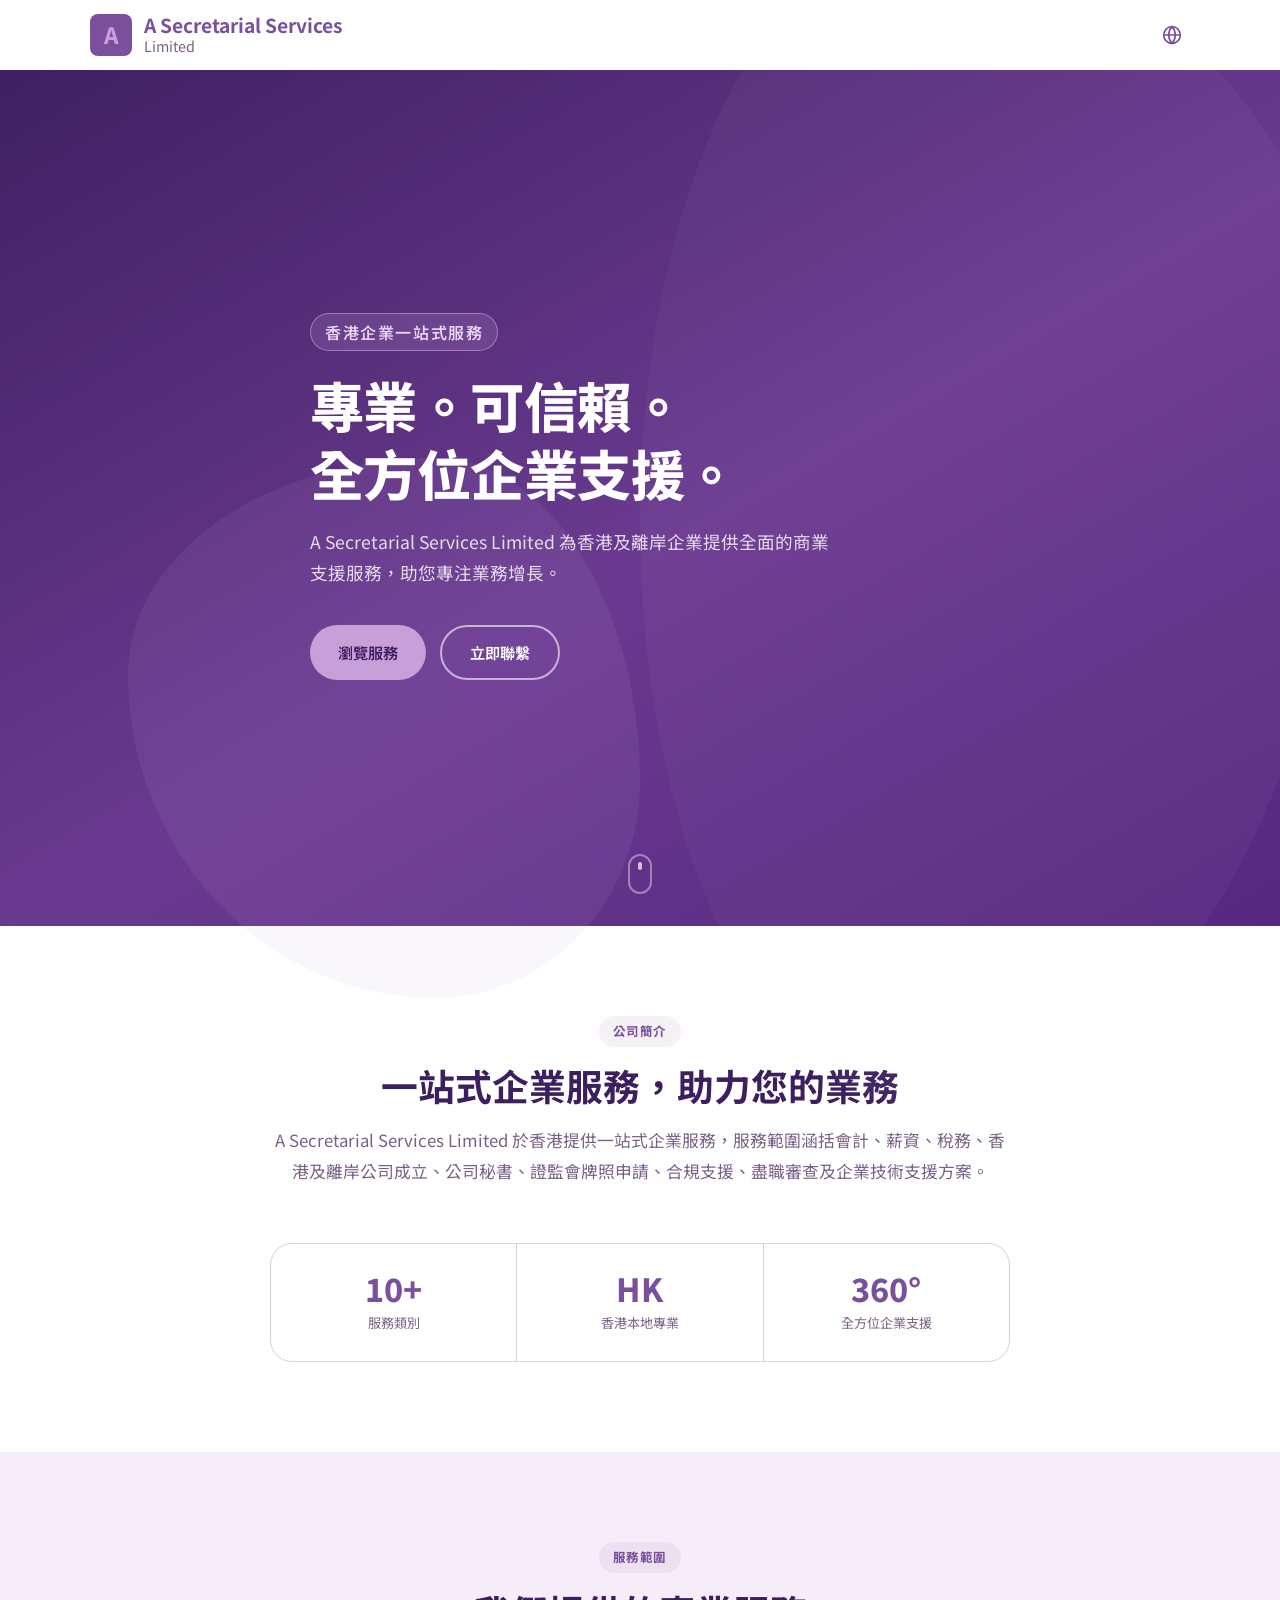
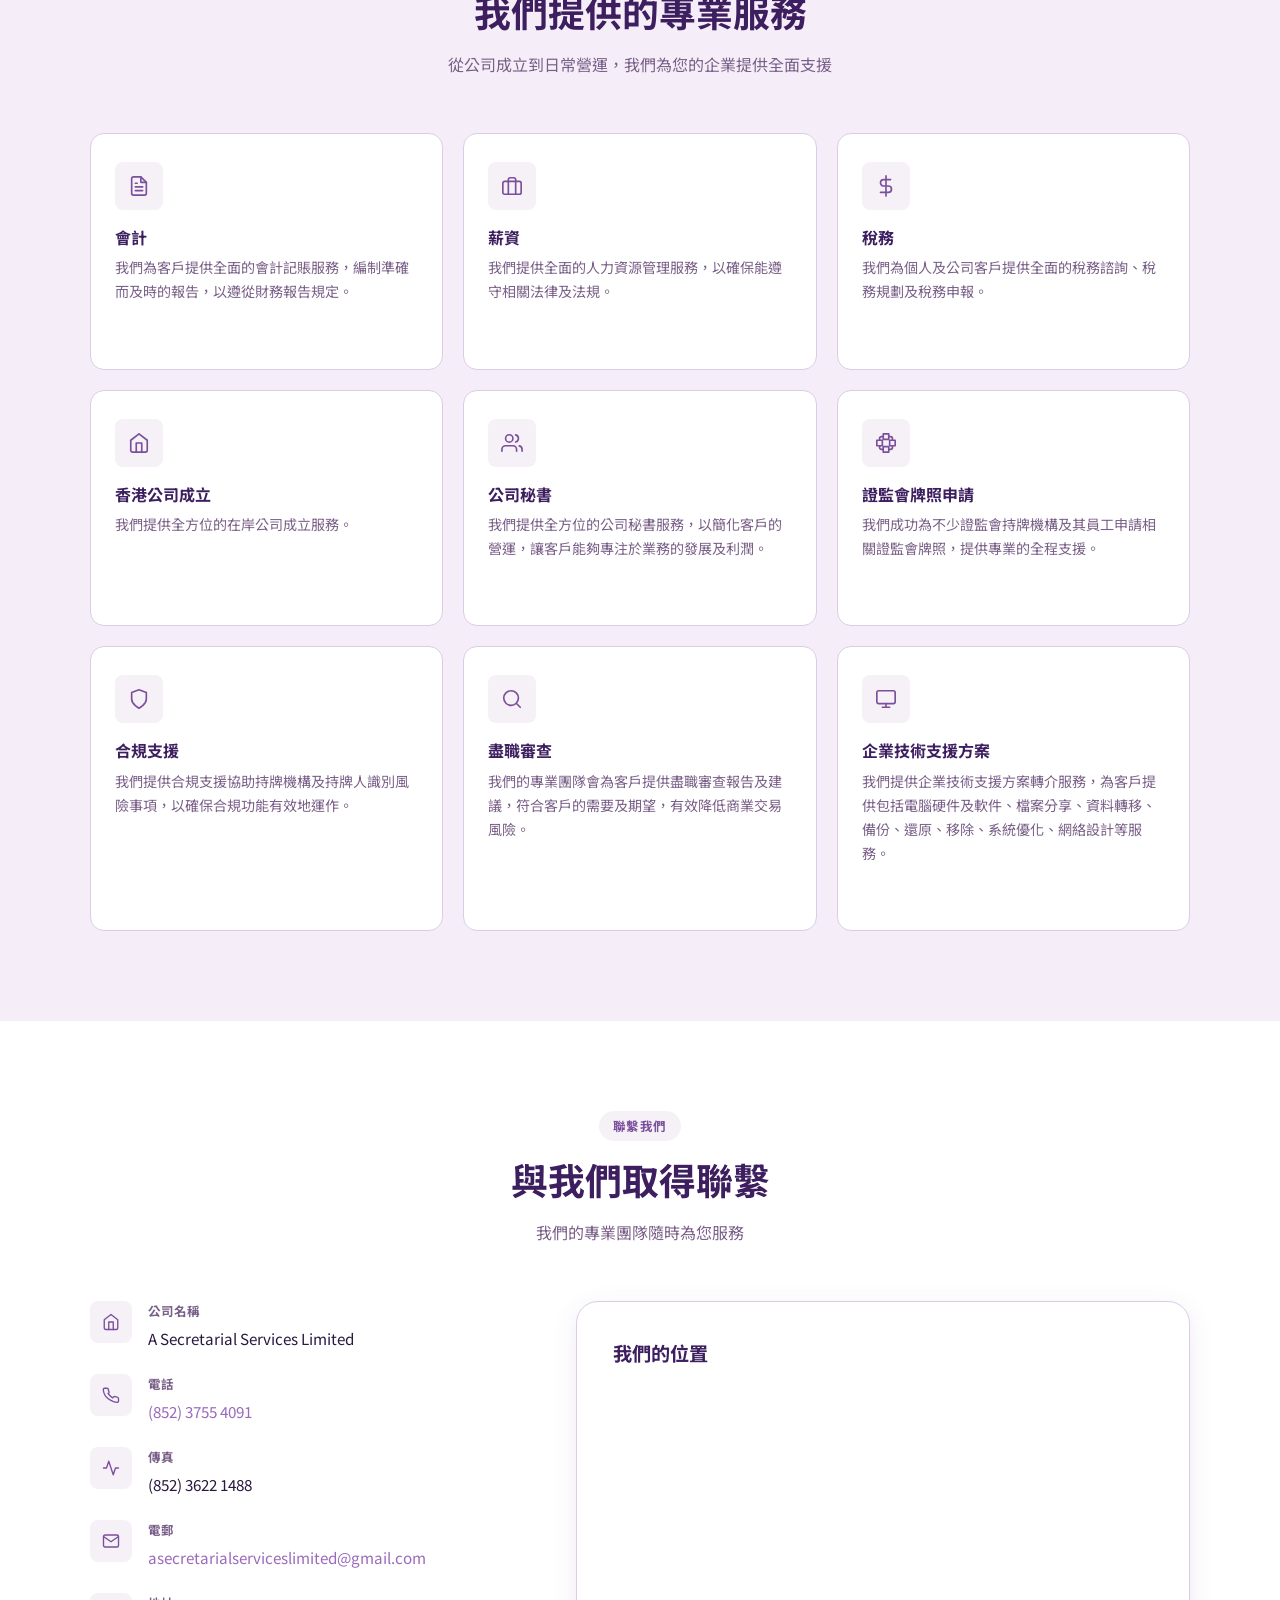
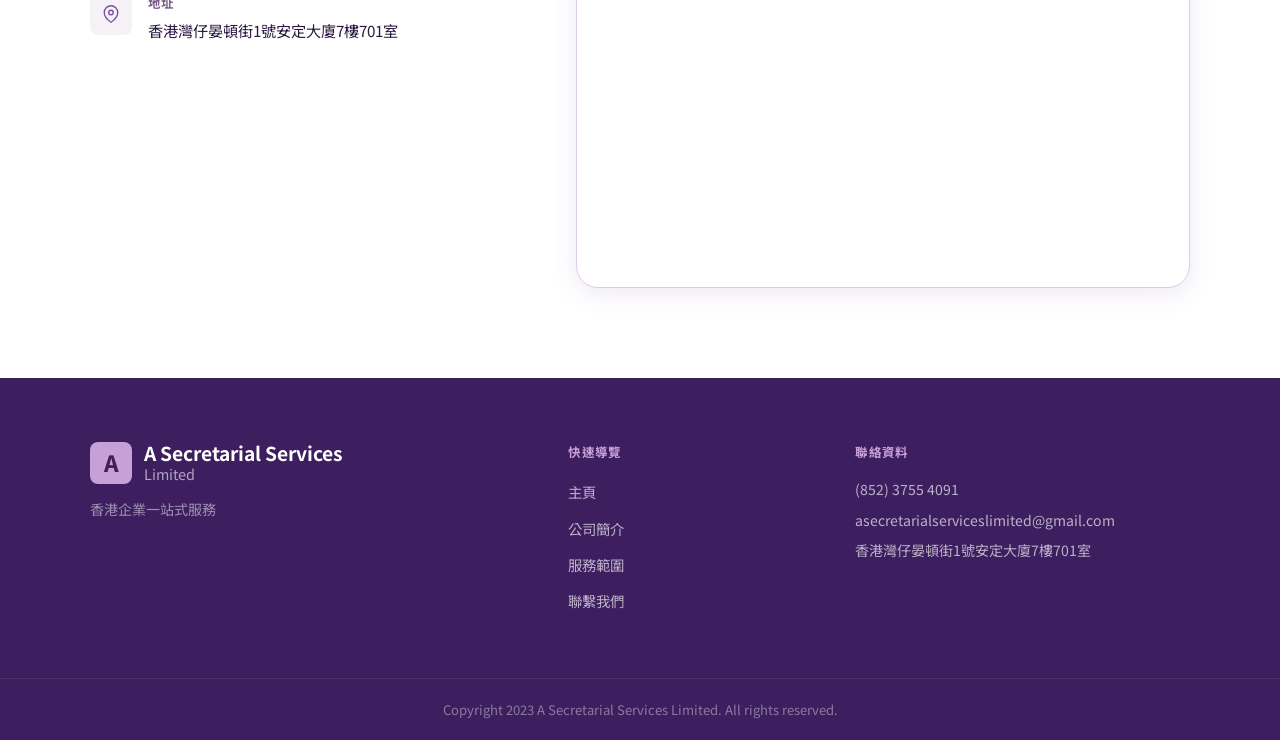
<file: docs/asec/design1/index.html>
<!DOCTYPE html>
<html lang="zh-Hant">
<head>
  <meta charset="UTF-8" />
  <meta name="viewport" content="width=device-width, initial-scale=1.0" />
  <title>A Secretarial Services Limited | 企業一站式服務</title>
  <link rel="preconnect" href="https://fonts.googleapis.com" />
  <link rel="preconnect" href="https://fonts.gstatic.com" crossorigin />
  <link href="https://fonts.googleapis.com/css2?family=Noto+Sans+TC:wght@300;400;500;600;700&display=swap" rel="stylesheet" />
  <link rel="stylesheet" href="style.css" />
</head>
<body>

  <!-- HEADER -->
  <header class="header" id="header">
    <div class="container header__inner">
      <a href="#home" class="logo">
        <span class="logo__letter">A</span>
        <div class="logo__text">
          <span class="logo__name">A Secretarial Services</span>
          <span class="logo__sub">Limited</span>
        </div>
      </a>

      <div style="display: flex; align-items: center;">
        <button class="nav-toggle" id="navToggle" aria-label="開啟選單" aria-expanded="false">
          <span></span>
          <span></span>
          <span></span>
        </button>

        <div class="lang-switcher">
          <button id="langToggle" class="lang-toggle" aria-label="語言選擇" aria-expanded="false" aria-controls="langMenu">
            <svg viewBox="0 0 24 24" fill="none" stroke="currentColor" stroke-width="2" stroke-linecap="round" stroke-linejoin="round" width="20" height="20">
              <circle cx="12" cy="12" r="10"></circle>
              <path d="M12 2a15.3 15.3 0 0 1 4 10 15.3 15.3 0 0 1-4 10 15.3 15.3 0 0 1-4-10 15.3 15.3 0 0 1 4-10z"></path>
              <line x1="2" y1="12" x2="22" y2="12"></line>
            </svg>
          </button>
          <div id="langMenu" class="lang-menu" hidden>
            <a href="?lang=zh_HK" class="lang-menu__item">繁體中文</a>
            <a href="?lang=zh_CN" class="lang-menu__item">简体中文</a>
            <a href="?lang=en" class="lang-menu__item">English</a>
          </div>
        </div>
      </div>
    </div>
  </header>

  <!-- NAV (sibling of header — avoids stacking-context overlap on mobile) -->
  <nav class="nav" id="nav">
    <ul class="nav__list">
      <li><a class="nav__link" href="#home" data-i18n="nav.home">主頁</a></li>
      <li><a class="nav__link" href="#about" data-i18n="nav.about">公司簡介</a></li>
      <li><a class="nav__link" href="#services" data-i18n="nav.services">服務範圍</a></li>
      <li><a class="nav__link nav__link--cta" href="#contact" data-i18n="nav.contact">聯繫我們</a></li>
    </ul>
  </nav>

  <!-- HERO -->
  <section class="hero" id="home">
    <div class="hero__bg"></div>
    <div class="container hero__content">
      <p class="hero__eyebrow" data-i18n="hero.eyebrow">香港企業一站式服務</p>
      <h1 class="hero__title" data-i18n-html="hero.title">專業。可信賴。<br />全方位企業支援。</h1>
      <p class="hero__desc" data-i18n="hero.desc">A Secretarial Services Limited 為香港及離岸企業提供全面的商業支援服務，助您專注業務增長。</p>
      <div class="hero__actions">
        <a href="#services" class="btn btn--primary" data-i18n="btn.browse">瀏覽服務</a>
        <a href="#contact" class="btn btn--outline" data-i18n="btn.contact">立即聯繫</a>
      </div>
    </div>
    <div class="hero__scroll-indicator" aria-hidden="true">
      <div class="hero__scroll-dot"></div>
    </div>
  </section>

  <!-- ABOUT -->
  <section class="about section" id="about">
    <div class="container about__inner">
      <div class="about__badge" data-i18n="about.badge">公司簡介</div>
      <h2 class="section__title" data-i18n="about.title">一站式企業服務，助力您的業務</h2>
      <p class="about__text" data-i18n="about.text">
        A Secretarial Services Limited 於香港提供一站式企業服務，服務範圍涵括會計、薪資、稅務、香港及離岸公司成立、公司秘書、證監會牌照申請、合規支援、盡職審查及企業技術支援方案。
      </p>
      <div class="about__stats">
        <div class="stat">
          <span class="stat__num">10+</span>
          <span class="stat__label" data-i18n="about.stats.services">服務類別</span>
        </div>
        <div class="stat">
          <span class="stat__num">HK</span>
          <span class="stat__label" data-i18n="about.stats.hk">香港本地專業</span>
        </div>
        <div class="stat">
          <span class="stat__num">360°</span>
          <span class="stat__label" data-i18n="about.stats.comprehensive">全方位企業支援</span>
        </div>
      </div>
    </div>
  </section>

  <!-- SERVICES -->
  <section class="services section" id="services">
    <div class="container">
      <div class="section__header">
        <div class="about__badge" data-i18n="services.badge">服務範圍</div>
        <h2 class="section__title" data-i18n="services.title">我們提供的專業服務</h2>
        <p class="section__desc" data-i18n="services.desc">從公司成立到日常營運，我們為您的企業提供全面支援</p>
      </div>
      <div class="services__grid">

        <a class="service-card" href="services.html#accounting">
          <div class="service-card__icon">
            <svg viewBox="0 0 24 24" fill="none" stroke="currentColor" stroke-width="1.8" stroke-linecap="round" stroke-linejoin="round"><path d="M14 2H6a2 2 0 0 0-2 2v16a2 2 0 0 0 2 2h12a2 2 0 0 0 2-2V8z"/><polyline points="14 2 14 8 20 8"/><line x1="16" y1="13" x2="8" y2="13"/><line x1="16" y1="17" x2="8" y2="17"/><polyline points="10 9 9 9 8 9"/></svg>
          </div>
          <h3 class="service-card__title" data-i18n="service.accounting.title">會計</h3>
          <p class="service-card__desc" data-i18n="service.accounting.desc">專業會計及財務報表服務，確保帳目準確合規。</p>
          <span class="service-card__link" data-i18n="service.link">了解更多 →</span>
        </a>

        <a class="service-card" href="services.html#payroll">
          <div class="service-card__icon">
            <svg viewBox="0 0 24 24" fill="none" stroke="currentColor" stroke-width="1.8" stroke-linecap="round" stroke-linejoin="round"><rect x="2" y="7" width="20" height="14" rx="2" ry="2"/><path d="M16 21V5a2 2 0 0 0-2-2h-4a2 2 0 0 0-2 2v16"/></svg>
          </div>
          <h3 class="service-card__title" data-i18n="service.payroll.title">薪資</h3>
          <p class="service-card__desc" data-i18n="service.payroll.desc">薪資計算、強積金管理及員工報酬一站式處理。</p>
          <span class="service-card__link" data-i18n="service.link">了解更多 →</span>
        </a>

        <a class="service-card" href="services.html#taxation">
          <div class="service-card__icon">
            <svg viewBox="0 0 24 24" fill="none" stroke="currentColor" stroke-width="1.8" stroke-linecap="round" stroke-linejoin="round"><line x1="12" y1="1" x2="12" y2="23"/><path d="M17 5H9.5a3.5 3.5 0 0 0 0 7h5a3.5 3.5 0 0 1 0 7H6"/></svg>
          </div>
          <h3 class="service-card__title" data-i18n="service.taxation.title">稅務</h3>
          <p class="service-card__desc" data-i18n="service.taxation.desc">稅務申報、規劃及顧問服務，為企業節省稅項開支。</p>
          <span class="service-card__link" data-i18n="service.link">了解更多 →</span>
        </a>

        <a class="service-card" href="services.html#hk-incorporation">
          <div class="service-card__icon">
            <svg viewBox="0 0 24 24" fill="none" stroke="currentColor" stroke-width="1.8" stroke-linecap="round" stroke-linejoin="round"><path d="M3 9l9-7 9 7v11a2 2 0 0 1-2 2H5a2 2 0 0 1-2-2z"/><polyline points="9 22 9 12 15 12 15 22"/></svg>
          </div>
          <h3 class="service-card__title" data-i18n="service.hk-incorporation.title">香港及離岸公司成立</h3>
          <p class="service-card__desc" data-i18n="service.hk-incorporation.desc">協助本地及海外投資者在香港或離岸地區快速成立公司。</p>
          <span class="service-card__link" data-i18n="service.link">了解更多 →</span>
        </a>

        <a class="service-card" href="services.html#company-secretary">
          <div class="service-card__icon">
            <svg viewBox="0 0 24 24" fill="none" stroke="currentColor" stroke-width="1.8" stroke-linecap="round" stroke-linejoin="round"><path d="M17 21v-2a4 4 0 0 0-4-4H5a4 4 0 0 0-4 4v2"/><circle cx="9" cy="7" r="4"/><path d="M23 21v-2a4 4 0 0 0-3-3.87"/><path d="M16 3.13a4 4 0 0 1 0 7.75"/></svg>
          </div>
          <h3 class="service-card__title" data-i18n="service.company-secretary.title">公司秘書</h3>
          <p class="service-card__desc" data-i18n="service.company-secretary.desc">法定公司秘書職能，確保公司架構合規運作。</p>
          <span class="service-card__link" data-i18n="service.link">了解更多 →</span>
        </a>

        <a class="service-card" href="services.html#sfc-licensing">
          <div class="service-card__icon">
            <svg viewBox="0 0 24 24" fill="none" stroke="currentColor" stroke-width="1.8" stroke-linecap="round" stroke-linejoin="round"><rect x="9" y="2" width="6" height="6"/><rect x="9" y="16" width="6" height="6"/><rect x="2" y="9" width="6" height="6"/><rect x="16" y="9" width="6" height="6"/><path d="M15 5h2a2 2 0 0 1 2 2v2M15 19h2a2 2 0 0 0 2-2v-2M9 5H7a2 2 0 0 0-2 2v2M9 19H7a2 2 0 0 1-2-2v-2"/></svg>
          </div>
          <h3 class="service-card__title" data-i18n="service.sfc-licensing.title">證監會牌照申請</h3>
          <p class="service-card__desc" data-i18n="service.sfc-licensing.desc">協助申請證監會（SFC）受規管活動牌照，處理申請文件及合規要求。</p>
          <span class="service-card__link" data-i18n="service.link">了解更多 →</span>
        </a>

        <a class="service-card" href="services.html#compliance">
          <div class="service-card__icon">
            <svg viewBox="0 0 24 24" fill="none" stroke="currentColor" stroke-width="1.8" stroke-linecap="round" stroke-linejoin="round"><path d="M12 22s8-4 8-10V5l-8-3-8 3v7c0 6 8 10 8 10z"/></svg>
          </div>
          <h3 class="service-card__title" data-i18n="service.compliance.title">合規支援</h3>
          <p class="service-card__desc" data-i18n="service.compliance.desc">持續合規監控及建議，協助企業達到監管要求。</p>
          <span class="service-card__link" data-i18n="service.link">了解更多 →</span>
        </a>

        <a class="service-card" href="services.html#due-diligence">
          <div class="service-card__icon">
            <svg viewBox="0 0 24 24" fill="none" stroke="currentColor" stroke-width="1.8" stroke-linecap="round" stroke-linejoin="round"><circle cx="11" cy="11" r="8"/><line x1="21" y1="21" x2="16.65" y2="16.65"/></svg>
          </div>
          <h3 class="service-card__title" data-i18n="service.due-diligence.title">盡職審查</h3>
          <p class="service-card__desc" data-i18n="service.due-diligence.desc">全面企業及背景調查，降低商業風險，保障投資決策。</p>
          <span class="service-card__link" data-i18n="service.link">了解更多 →</span>
        </a>

        <a class="service-card" href="services.html#it-solutions">
          <div class="service-card__icon">
            <svg viewBox="0 0 24 24" fill="none" stroke="currentColor" stroke-width="1.8" stroke-linecap="round" stroke-linejoin="round"><rect x="2" y="3" width="20" height="14" rx="2" ry="2"/><line x1="8" y1="21" x2="16" y2="21"/><line x1="12" y1="17" x2="12" y2="21"/></svg>
          </div>
          <h3 class="service-card__title" data-i18n="service.it-solutions.title">企業技術支援方案</h3>
          <p class="service-card__desc" data-i18n="service.it-solutions.desc">為企業提供資訊技術及數碼化解決方案，提升運營效率。</p>
          <span class="service-card__link" data-i18n="service.link">了解更多 →</span>
        </a>

      </div>
    </div>
  </section>

  <!-- CONTACT -->
  <section class="contact section" id="contact">
    <div class="container contact__inner">
      <div class="section__header">
        <div class="about__badge" data-i18n="contact.badge">聯繫我們</div>
        <h2 class="section__title" data-i18n="contact.title">與我們取得聯繫</h2>
        <p class="section__desc" data-i18n="contact.desc">我們的專業團隊隨時為您服務</p>
      </div>
      <div class="contact__grid">
        <div class="contact__info">
          <div class="contact-item">
            <div class="contact-item__icon">
              <svg viewBox="0 0 24 24" fill="none" stroke="currentColor" stroke-width="1.8" stroke-linecap="round" stroke-linejoin="round"><path d="M3 9l9-7 9 7v11a2 2 0 0 1-2 2H5a2 2 0 0 1-2-2z"/><polyline points="9 22 9 12 15 12 15 22"/></svg>
            </div>
            <div>
              <h4 data-i18n="contact.company-name-label">公司名稱</h4>
              <p data-i18n="contact.company-name">A Secretarial Services Limited</p>
            </div>
          </div>
          <div class="contact-item">
            <div class="contact-item__icon">
              <svg viewBox="0 0 24 24" fill="none" stroke="currentColor" stroke-width="1.8" stroke-linecap="round" stroke-linejoin="round"><path d="M22 16.92v3a2 2 0 0 1-2.18 2 19.79 19.79 0 0 1-8.63-3.07A19.5 19.5 0 0 1 4.69 13.6a19.79 19.79 0 0 1-3.07-8.67A2 2 0 0 1 3.56 3h3a2 2 0 0 1 2 1.72 12.84 12.84 0 0 0 .7 2.81 2 2 0 0 1-.45 2.11L8.09 9.91a16 16 0 0 0 6 6l1.27-1.27a2 2 0 0 1 2.11-.45 12.84 12.84 0 0 0 2.81.7A2 2 0 0 1 22 16.92z"/></svg>
            </div>
            <div>
              <h4 data-i18n="contact.phone-label">電話</h4>
              <p><a href="tel:+85237554091">(852) 3755 4091</a></p>
            </div>
          </div>
          <div class="contact-item">
            <div class="contact-item__icon">
              <svg viewBox="0 0 24 24" fill="none" stroke="currentColor" stroke-width="1.8" stroke-linecap="round" stroke-linejoin="round"><polyline points="22 12 18 12 15 21 9 3 6 12 2 12"/></svg>
            </div>
            <div>
              <h4 data-i18n="contact.fax-label">傳真</h4>
              <p data-i18n="contact.fax">(852) 3622 1488</p>
            </div>
          </div>
          <div class="contact-item">
            <div class="contact-item__icon">
              <svg viewBox="0 0 24 24" fill="none" stroke="currentColor" stroke-width="1.8" stroke-linecap="round" stroke-linejoin="round"><path d="M4 4h16c1.1 0 2 .9 2 2v12c0 1.1-.9 2-2 2H4c-1.1 0-2-.9-2-2V6c0-1.1.9-2 2-2z"/><polyline points="22,6 12,13 2,6"/></svg>
            </div>
            <div>
              <h4 data-i18n="contact.email-label">電郵</h4>
              <p><a href="mailto:asecretarialserviceslimited@gmail.com">asecretarialserviceslimited@gmail.com</a></p>
            </div>
          </div>
          <div class="contact-item">
            <div class="contact-item__icon">
              <svg viewBox="0 0 24 24" fill="none" stroke="currentColor" stroke-width="1.8" stroke-linecap="round" stroke-linejoin="round"><path d="M21 10c0 7-9 13-9 13s-9-6-9-13a9 9 0 0 1 18 0z"/><circle cx="12" cy="10" r="3"/></svg>
            </div>
            <div>
              <h4 data-i18n="contact.address-label">地址</h4>
              <p data-i18n="contact.address"></p>
            </div>
          </div>
        </div>

        <div class="contact__form-card">
          <h3 data-i18n="map.location">我們的位置</h3>
          <iframe id="map" src="https://maps.google.com/maps?width=600&height=450&q=Room 701, 7/F, Anton Building, 1 Anton Street, Wan Chai, Hong Kong&t=&z=18&ie=UTF8&iwloc=B&output=embed" width="100%" height="450" style="border:0; border-radius: 8px;" allowfullscreen="" loading="lazy" referrerpolicy="no-referrer-when-downgrade"></iframe>
        </div>
      </div>
    </div>
  </section>

  <!-- FOOTER -->
  <footer class="footer">
    <div class="container footer__inner">
      <div class="footer__brand">
        <a href="#home" class="logo logo--light">
          <span class="logo__letter">A</span>
          <div class="logo__text">
            <span class="logo__name">A Secretarial Services</span>
            <span class="logo__sub">Limited</span>
          </div>
        </a>
        <p data-i18n="footer.tagline">香港企業一站式服務</p>
      </div>
      <nav class="footer__nav">
        <h4 data-i18n="footer.quick-links">快速導覽</h4>
        <ul>
          <li><a href="#home" data-i18n="nav.home">主頁</a></li>
          <li><a href="#about" data-i18n="nav.about">公司簡介</a></li>
          <li><a href="#services" data-i18n="nav.services">服務範圍</a></li>
          <li><a href="#contact" data-i18n="nav.contact">聯繫我們</a></li>
        </ul>
      </nav>
      <div class="footer__contact">
        <h4 data-i18n="footer.contact">聯絡資料</h4>
        <p><a href="tel:+85237554091">(852) 3755 4091</a></p>
        <p><a href="mailto:asecretarialserviceslimited@gmail.com">asecretarialserviceslimited@gmail.com</a></p>
        <p data-i18n="contact.address"></p>
      </div>
    </div>
    <div class="footer__bottom">
      <div class="container">
        <p data-i18n="footer.copyright">Copyright &copy; 2023 A Secretarial Services Limited. All rights reserved.</p>
      </div>
    </div>
  </footer>

  <script src="script.js"></script>
  <script src="i18n.js" data-site="design1"></script>
</body>
</html>
</file>
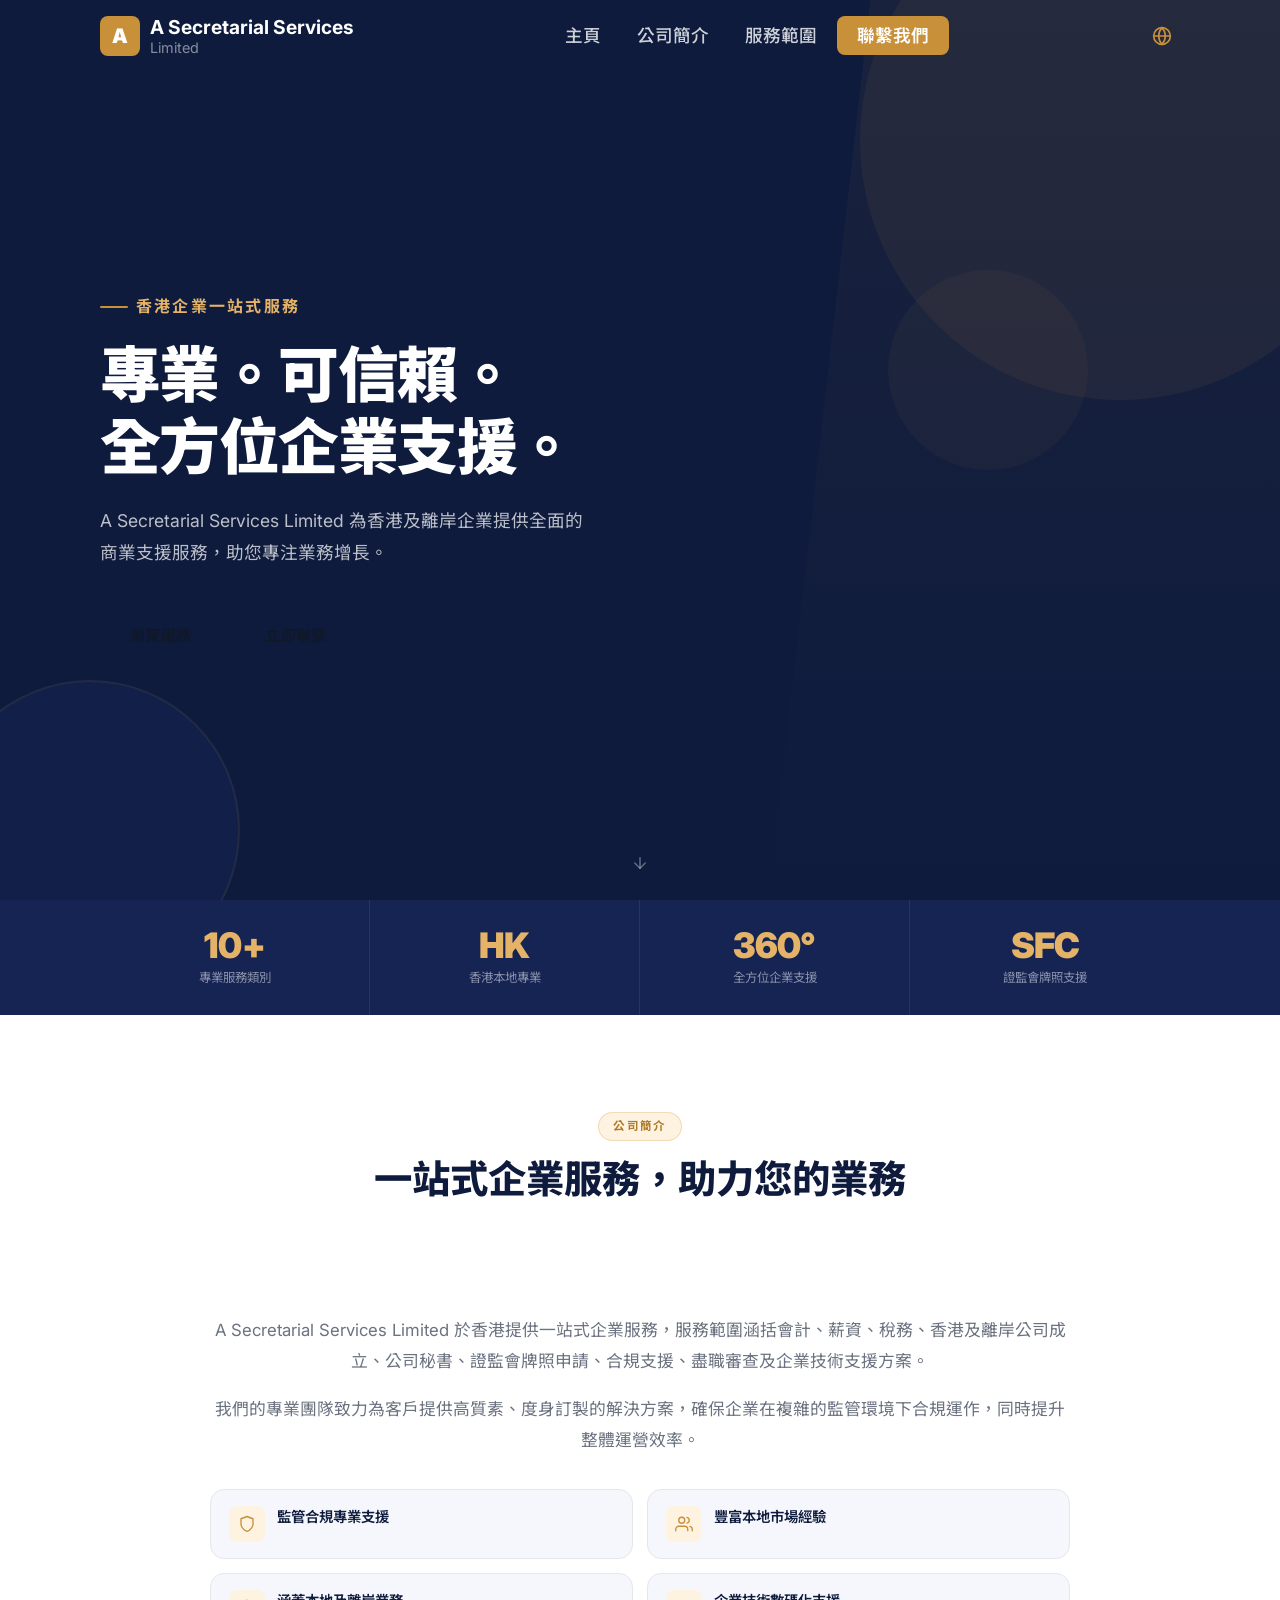
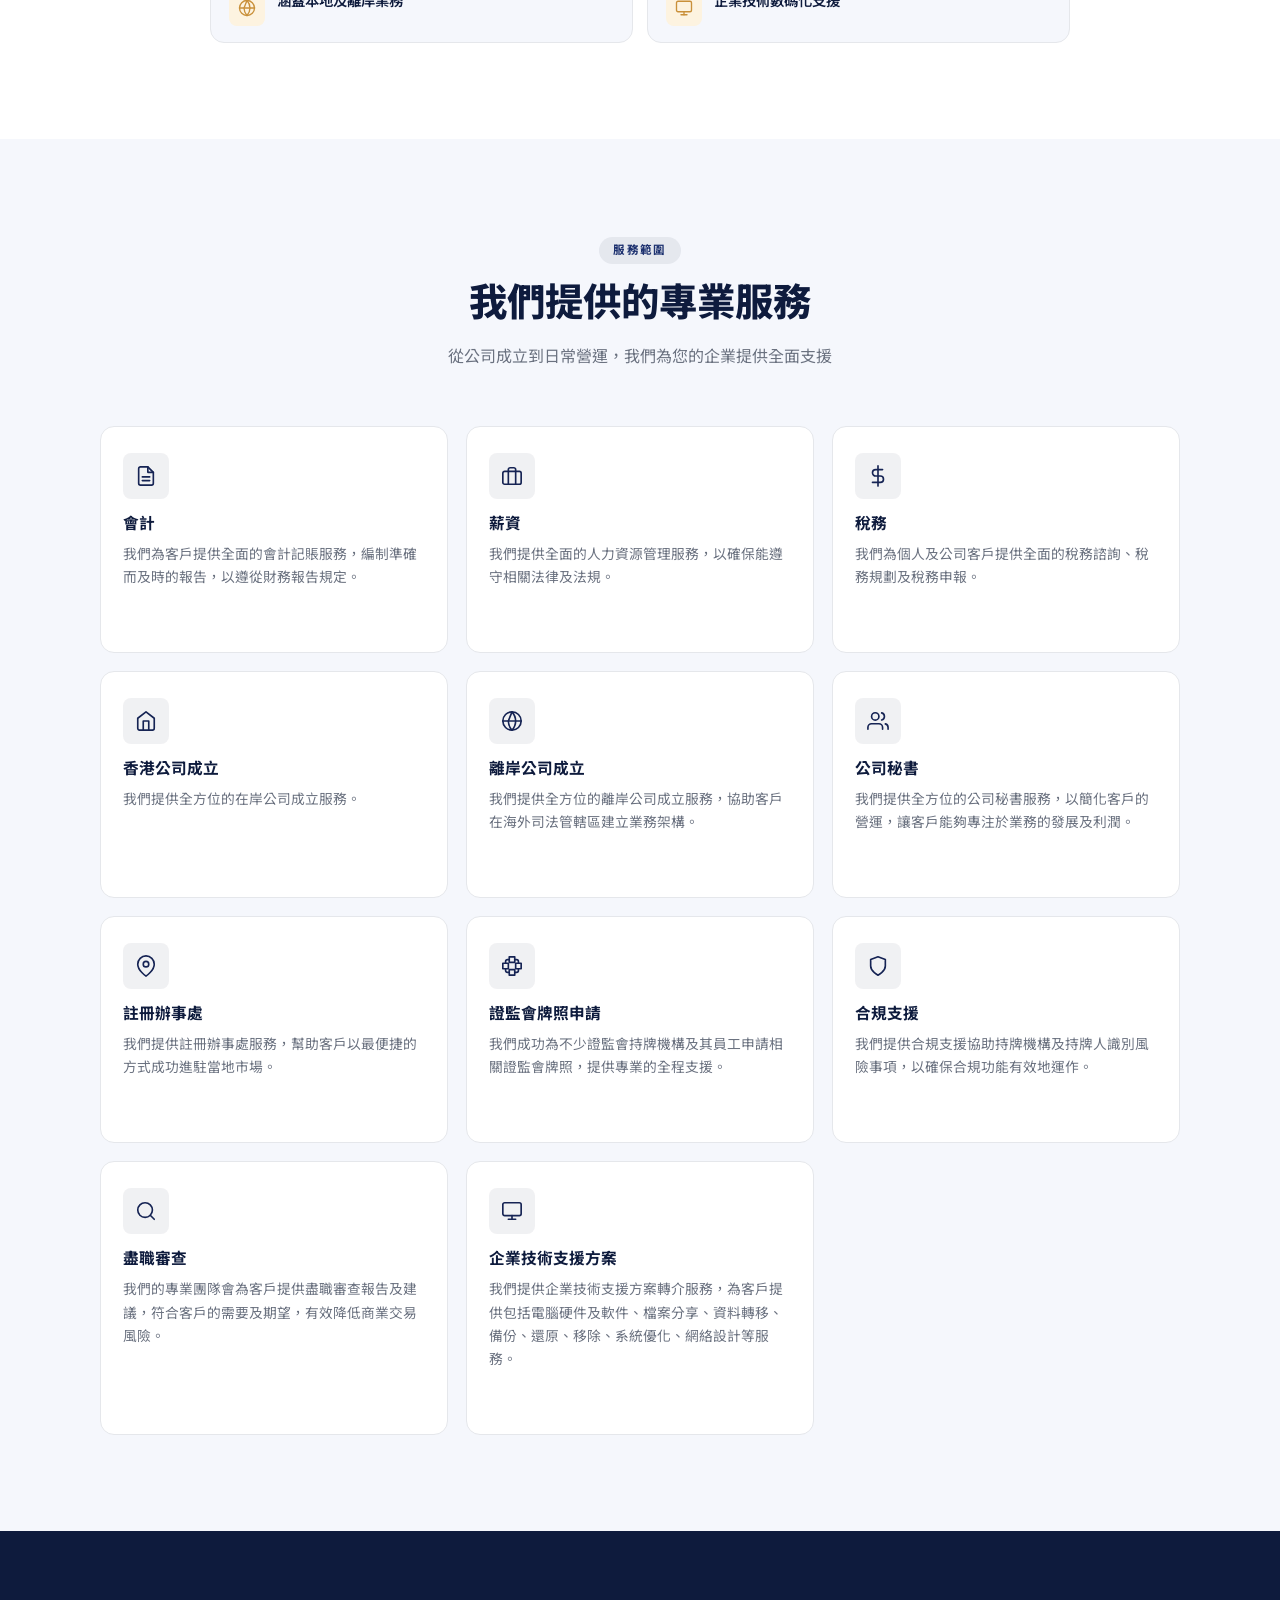
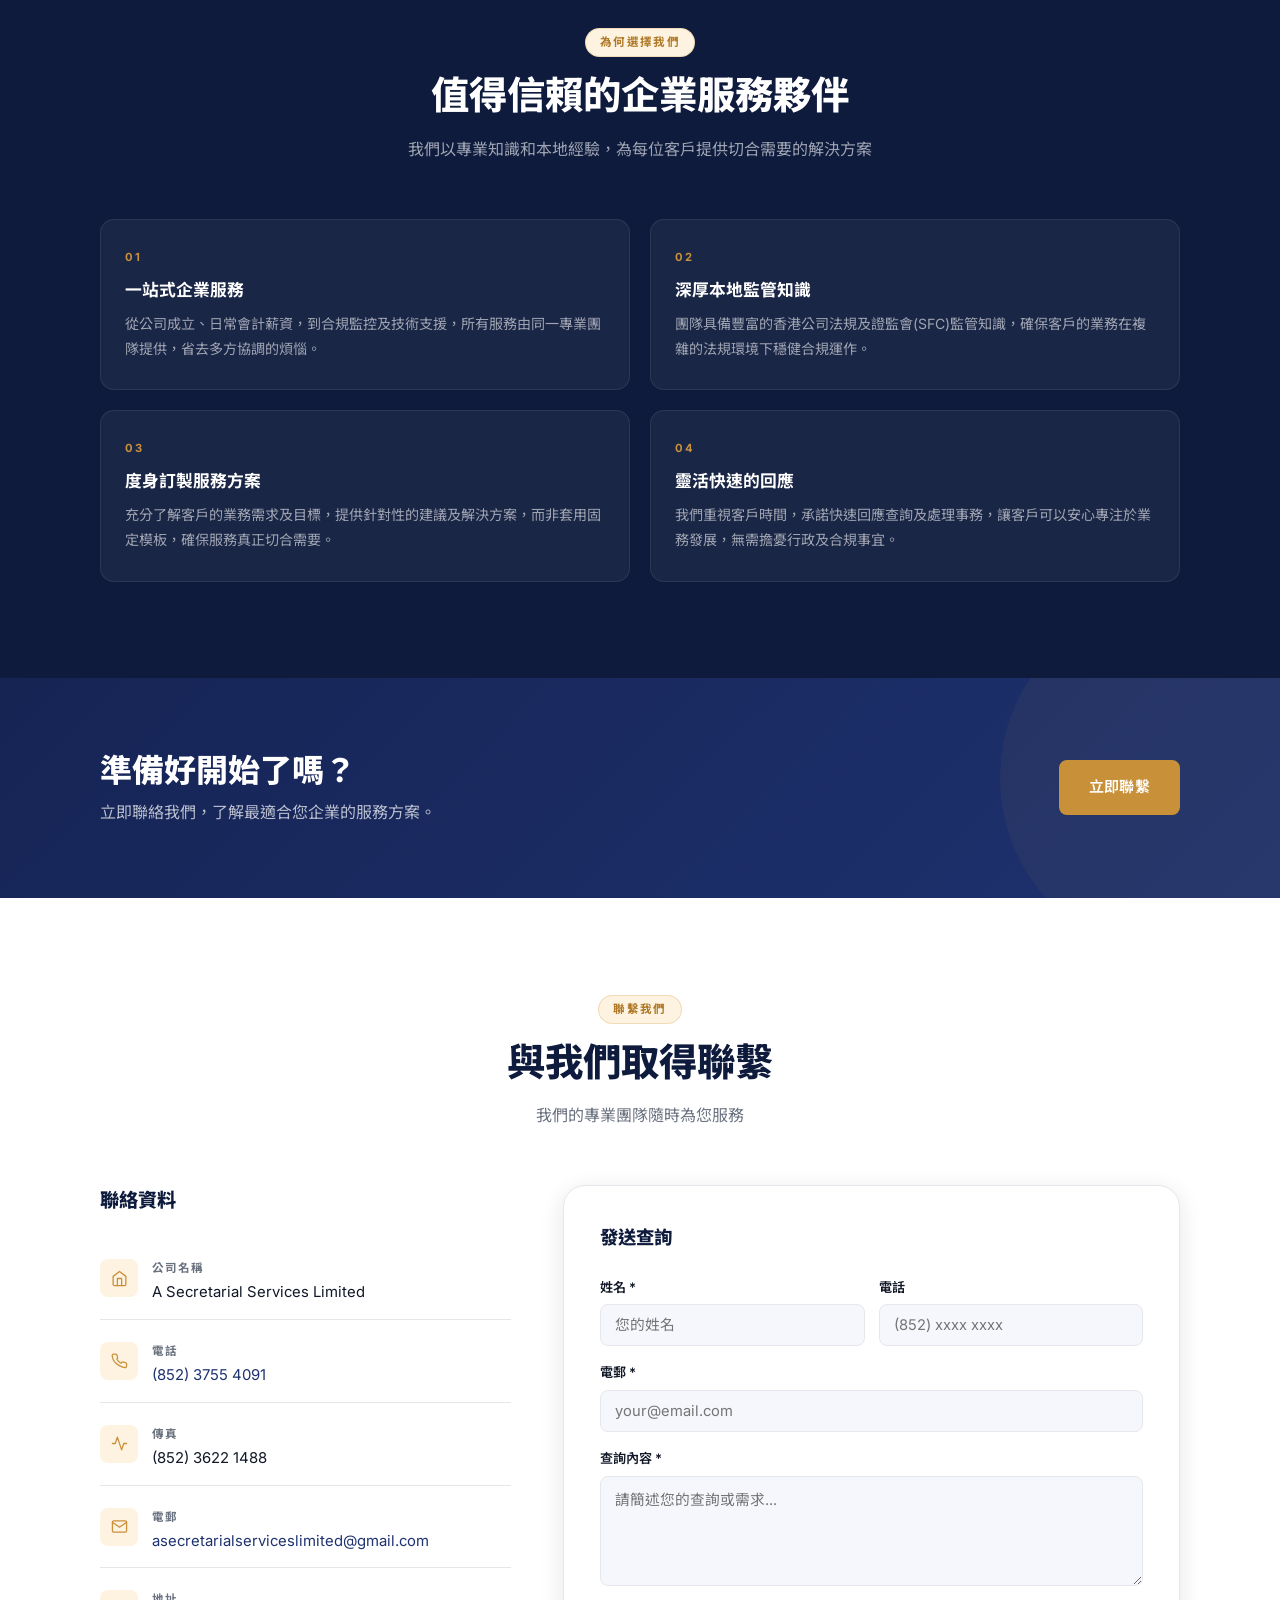
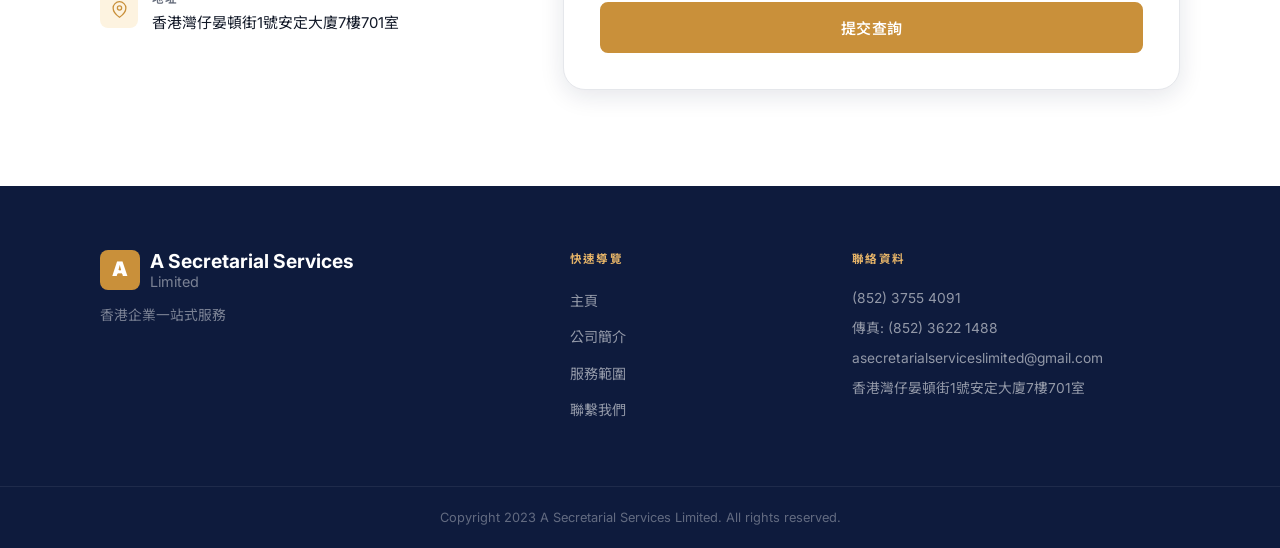
<file: docs/asec/design2/index.html>
<!DOCTYPE html>
<html lang="zh-Hant">
<head>
  <meta charset="UTF-8" />
  <meta name="viewport" content="width=device-width, initial-scale=1.0" />
  <title>A Secretarial Services Limited | 香港企業一站式服務</title>
  <meta name="description" content="A Secretarial Services Limited 於香港提供一站式企業服務，涵括會計、薪資、稅務、公司成立、公司秘書、證監會牌照申請及合規支援。" />
  <link rel="preconnect" href="https://fonts.googleapis.com" />
  <link rel="preconnect" href="https://fonts.gstatic.com" crossorigin />
  <link href="https://fonts.googleapis.com/css2?family=Inter:wght@400;500;600;700;800;900&family=Noto+Sans+TC:wght@400;500;700&display=swap" rel="stylesheet" />
  <link rel="stylesheet" href="style.css" />
</head>
<body>

  <!-- ═══════════════════════════════════════
       HEADER
  ═══════════════════════════════════════ -->
  <header class="header" id="header">
    <div class="container header__inner">

      <a href="#home" class="logo" aria-label="A Secretarial Services Limited">
        <span class="logo__mark">A</span>
        <div class="logo__wordmark">
          <span>A Secretarial Services</span>
          <span>Limited</span>
        </div>
      </a>

      <!-- Desktop nav -->
      <nav class="desktop-nav" aria-label="主導覽">
        <ul class="desktop-nav__list">
            <li><a class="desktop-nav__link" href="#home" data-i18n="nav.home">主頁</a></li>
            <li><a class="desktop-nav__link" href="#about" data-i18n="nav.about">公司簡介</a></li>
            <li><a class="desktop-nav__link" href="#services" data-i18n="nav.services">服務範圍</a></li>
            <li><a class="desktop-nav__link desktop-nav__cta" href="#contact" data-i18n="nav.contact">聯繫我們</a></li>
        </ul>
      </nav>

      <div style="display: flex; align-items: center;">
        <!-- Hamburger (mobile) -->
        <button class="hamburger" id="hamburger" aria-label="開啟選單" aria-expanded="false" aria-controls="drawer">
          <span class="hamburger__line"></span>
          <span class="hamburger__line"></span>
          <span class="hamburger__line"></span>
        </button>

        <div class="lang-switcher">
          <button id="langToggle" class="lang-toggle" aria-label="語言選擇" aria-expanded="false" aria-controls="langMenu">
            <svg viewBox="0 0 24 24" fill="none" stroke="currentColor" stroke-width="2" stroke-linecap="round" stroke-linejoin="round" width="20" height="20"><circle cx="12" cy="12" r="10"></circle><path d="M12 2a15.3 15.3 0 0 1 4 10 15.3 15.3 0 0 1-4 10 15.3 15.3 0 0 1-4-10 15.3 15.3 0 0 1 4-10z"></path><line x1="2" y1="12" x2="22" y2="12"></line></svg>
          </button>
          <div id="langMenu" class="lang-menu" hidden>
            <a href="?lang=zh_HK" class="lang-menu__item">繁體中文</a>
            <a href="?lang=zh_CN" class="lang-menu__item">简体中文</a>
            <a href="?lang=en" class="lang-menu__item">English</a>
          </div>
        </div>
      </div>
    </div>
  </header>

  <!-- ═══════════════════════════════════════
       MOBILE DRAWER
  ═══════════════════════════════════════ -->
  <div class="drawer-overlay" id="drawerOverlay" aria-hidden="true"></div>
  <div class="drawer" id="drawer" role="dialog" aria-modal="true" aria-label="導覽選單">
    <div class="drawer__head">
      <a href="#home" class="logo" aria-label="主頁">
        <span class="logo__mark">A</span>
        <div class="logo__wordmark">
          <span>A Secretarial Services</span>
          <span>Limited</span>
        </div>
      </a>
      <button class="drawer__close" id="drawerClose" aria-label="關閉選單">✕</button>
    </div>
    <nav class="drawer__nav" aria-label="行動導覽">
      <a href="#home" class="active">
        <span class="drawer__nav-dot"></span><span data-i18n="nav.home">主頁</span>
      </a>
      <a href="#about">
        <span class="drawer__nav-dot"></span><span data-i18n="nav.about">公司簡介</span>
      </a>
      <a href="#services">
        <span class="drawer__nav-dot"></span><span data-i18n="nav.services">服務範圍</span>
      </a>
    </nav>
    <div class="drawer__foot">
      <a href="#contact" class="btn btn--gold" data-i18n="btn.contact">立即聯繫</a>
    </div>
  </div>

  <!-- ═══════════════════════════════════════
       HERO
  ═══════════════════════════════════════ -->
  <section class="hero" id="home" aria-labelledby="heroTitle">
    <div class="hero__shapes" aria-hidden="true">
      <div class="hero__shape hero__shape--1"></div>
      <div class="hero__shape hero__shape--2"></div>
      <div class="hero__shape hero__shape--3"></div>
    </div>
    <div class="container">
      <div class="hero__content">
            <p class="hero__eyebrow" data-i18n="hero.eyebrow">香港企業一站式服務</p>
            <h1 class="hero__title" id="heroTitle" data-i18n-html="hero.title">專業。可信賴。<br />全方位企業支援。</h1>
            <p class="hero__desc" data-i18n="hero.desc">A Secretarial Services Limited 為香港及離岸企業提供全面的商業支援服務，助您專注業務增長。</p>
            <div class="hero__actions">
              <a href="#services" class="btn btn--primary" data-i18n="btn.browse">瀏覽服務</a>
              <a href="#contact" class="btn btn--outline" data-i18n="btn.contact">立即聯繫</a>
            </div>
      </div>
    </div>
    <div class="hero__scroll" aria-hidden="true">
      <svg viewBox="0 0 24 24" fill="none" stroke-width="2" stroke-linecap="round" stroke-linejoin="round">
        <line x1="12" y1="5" x2="12" y2="19"/><polyline points="19 12 12 19 5 12"/>
      </svg>
    </div>
  </section>

  <!-- ═══════════════════════════════════════
       STATS BAR
  ═══════════════════════════════════════ -->
  <div class="stats-bar" aria-label="快速數據">
    <div class="stats-bar__inner container">
      <div class="stats-bar__item">
        <span class="stats-bar__num">10+</span>
        <span class="stats-bar__label">專業服務類別</span>
      </div>
      <div class="stats-bar__item">
        <span class="stats-bar__num">HK</span>
        <span class="stats-bar__label">香港本地專業</span>
      </div>
      <div class="stats-bar__item">
        <span class="stats-bar__num">360°</span>
        <span class="stats-bar__label">全方位企業支援</span>
      </div>
      <div class="stats-bar__item">
        <span class="stats-bar__num">SFC</span>
        <span class="stats-bar__label">證監會牌照支援</span>
      </div>
    </div>
  </div>

  <!-- ═══════════════════════════════════════
       ABOUT
  ═══════════════════════════════════════ -->
  <section class="about section" id="about" aria-labelledby="aboutTitle">
    <div class="container">
      <div class="about__inner">
        <div class="section-header">
          <span class="chip chip--gold" data-i18n="nav.about">公司簡介</span>
          <h2 class="section-title" id="aboutTitle" data-i18n="about.title">一站式企業服務，助力業務穩健發展</h2>
        </div>
        <div class="about__body">
          <p data-i18n="about.text">A Secretarial Services Limited 於香港提供一站式企業服務，服務範圍涵括會計、薪資、稅務、香港及離岸公司成立、公司秘書、證監會牌照申請、合規支援、盡職審查及企業技術支援方案。</p>
          <p data-i18n="about.desc">我們的專業團隊致力為客戶提供高質素、度身訂製的解決方案，確保企業在複雜的監管環境下合規運作，同時提升整體運營效率。</p>
          <div class="about__features">
            <div class="about__feature">
              <div class="about__feature-icon">
                <svg viewBox="0 0 24 24" fill="none" stroke="currentColor" stroke-width="1.8" stroke-linecap="round" stroke-linejoin="round"><path d="M12 22s8-4 8-10V5l-8-3-8 3v7c0 6 8 10 8 10z"/></svg>
              </div>
              <span class="about__feature-text" data-i18n="about.feature1">監管合規專業支援</span>
            </div>
            <div class="about__feature">
              <div class="about__feature-icon">
                <svg viewBox="0 0 24 24" fill="none" stroke="currentColor" stroke-width="1.8" stroke-linecap="round" stroke-linejoin="round"><path d="M17 21v-2a4 4 0 0 0-4-4H5a4 4 0 0 0-4 4v2"/><circle cx="9" cy="7" r="4"/><path d="M23 21v-2a4 4 0 0 0-3-3.87"/><path d="M16 3.13a4 4 0 0 1 0 7.75"/></svg>
              </div>
              <span class="about__feature-text" data-i18n="about.feature2">豐富本地市場經驗</span>
            </div>
            <div class="about__feature">
              <div class="about__feature-icon">
                <svg viewBox="0 0 24 24" fill="none" stroke="currentColor" stroke-width="1.8" stroke-linecap="round" stroke-linejoin="round"><circle cx="12" cy="12" r="10"/><line x1="2" y1="12" x2="22" y2="12"/><path d="M12 2a15.3 15.3 0 0 1 4 10 15.3 15.3 0 0 1-4 10 15.3 15.3 0 0 1-4-10z"/></svg>
              </div>
              <span class="about__feature-text" data-i18n="about.feature3">涵蓋本地及離岸業務</span>
            </div>
            <div class="about__feature">
              <div class="about__feature-icon">
                <svg viewBox="0 0 24 24" fill="none" stroke="currentColor" stroke-width="1.8" stroke-linecap="round" stroke-linejoin="round"><rect x="2" y="3" width="20" height="14" rx="2"/><line x1="8" y1="21" x2="16" y2="21"/><line x1="12" y1="17" x2="12" y2="21"/></svg>
              </div>
              <span class="about__feature-text" data-i18n="about.feature4">企業技術數碼化支援</span>
            </div>
          </div>
        </div>
      </div>
    </div>
  </section>

  <!-- ═══════════════════════════════════════
       SERVICES
  ═══════════════════════════════════════ -->
  <section class="services section" id="services" aria-labelledby="servicesTitle">
    <div class="container">
      <div class="section-header">
        <span class="chip chip--navy" data-i18n="nav.services">服務範圍</span>
        <h2 class="section-title" id="servicesTitle" data-i18n="services.title">我們提供的專業服務</h2>
        <p class="section-desc" data-i18n="services.desc">從公司成立到日常營運，為您的企業提供全面支援</p>
      </div>

      <div class="services__grid">

        <a class="svc-card" href="services.html#accounting">
          <div class="svc-card__icon">
            <svg viewBox="0 0 24 24" fill="none" stroke="currentColor" stroke-width="1.8" stroke-linecap="round" stroke-linejoin="round"><path d="M14 2H6a2 2 0 0 0-2 2v16a2 2 0 0 0 2 2h12a2 2 0 0 0 2-2V8z"/><polyline points="14 2 14 8 20 8"/><line x1="16" y1="13" x2="8" y2="13"/><line x1="16" y1="17" x2="8" y2="17"/></svg>
          </div>
          <h3 class="svc-card__title" data-i18n="service.accounting.title">會計</h3>
          <p class="svc-card__desc" data-i18n="service.accounting.desc">專業會計記賬及財務報表服務，確保帳目準確合規，助您掌握業務財務狀況。</p>
          <span class="svc-card__arrow" data-i18n="service.link">了解更多 →</span>
        </a>

        <a class="svc-card" href="services.html#payroll">
          <div class="svc-card__icon">
            <svg viewBox="0 0 24 24" fill="none" stroke="currentColor" stroke-width="1.8" stroke-linecap="round" stroke-linejoin="round"><rect x="2" y="7" width="20" height="14" rx="2"/><path d="M16 21V5a2 2 0 0 0-2-2h-4a2 2 0 0 0-2 2v16"/></svg>
          </div>
          <h3 class="svc-card__title" data-i18n="service.payroll.title">薪資</h3>
          <p class="svc-card__desc" data-i18n="service.payroll.desc">薪資計算、強積金管理及員工報酬一站式處理，確保合規及準時發薪。</p>
          <span class="svc-card__arrow" data-i18n="service.link">了解更多 →</span>
        </a>

        <a class="svc-card" href="services.html#taxation">
          <div class="svc-card__icon">
            <svg viewBox="0 0 24 24" fill="none" stroke="currentColor" stroke-width="1.8" stroke-linecap="round" stroke-linejoin="round"><line x1="12" y1="1" x2="12" y2="23"/><path d="M17 5H9.5a3.5 3.5 0 0 0 0 7h5a3.5 3.5 0 0 1 0 7H6"/></svg>
          </div>
          <h3 class="svc-card__title" data-i18n="service.taxation.title">稅務</h3>
          <p class="svc-card__desc" data-i18n="service.taxation.desc">稅務申報、規劃及顧問服務，為企業及個人客戶節省稅項，降低稅務風險。</p>
          <span class="svc-card__arrow" data-i18n="service.link">了解更多 →</span>
        </a>

        <a class="svc-card" href="services.html#hk-incorporation">
          <div class="svc-card__icon">
            <svg viewBox="0 0 24 24" fill="none" stroke="currentColor" stroke-width="1.8" stroke-linecap="round" stroke-linejoin="round"><path d="M3 9l9-7 9 7v11a2 2 0 0 1-2 2H5a2 2 0 0 1-2-2z"/><polyline points="9 22 9 12 15 12 15 22"/></svg>
          </div>
          <h3 class="svc-card__title" data-i18n="service.hk-incorporation.title">香港公司成立</h3>
          <p class="svc-card__desc" data-i18n="service.hk-incorporation.desc">協助本地及海外投資者在香港快速成立有限公司，提供一站式成立及後續支援。</p>
          <span class="svc-card__arrow" data-i18n="service.link">了解更多 →</span>
        </a>

        <a class="svc-card" href="services.html#offshore-incorporation">
          <div class="svc-card__icon">
            <svg viewBox="0 0 24 24" fill="none" stroke="currentColor" stroke-width="1.8" stroke-linecap="round" stroke-linejoin="round"><circle cx="12" cy="12" r="10"/><line x1="2" y1="12" x2="22" y2="12"/><path d="M12 2a15.3 15.3 0 0 1 4 10 15.3 15.3 0 0 1-4 10 15.3 15.3 0 0 1-4-10z"/></svg>
          </div>
          <h3 class="svc-card__title" data-i18n="service.offshore-incorporation.title">離岸公司成立</h3>
          <p class="svc-card__desc" data-i18n="service.offshore-incorporation.desc">協助客戶在海外司法管轄區建立業務架構，處理全套離岸公司成立文件。</p>
          <span class="svc-card__arrow" data-i18n="service.link">了解更多 →</span>
        </a>

        <a class="svc-card" href="services.html#company-secretary">
          <div class="svc-card__icon">
            <svg viewBox="0 0 24 24" fill="none" stroke="currentColor" stroke-width="1.8" stroke-linecap="round" stroke-linejoin="round"><path d="M17 21v-2a4 4 0 0 0-4-4H5a4 4 0 0 0-4 4v2"/><circle cx="9" cy="7" r="4"/><path d="M23 21v-2a4 4 0 0 0-3-3.87"/><path d="M16 3.13a4 4 0 0 1 0 7.75"/></svg>
          </div>
          <h3 class="svc-card__title" data-i18n="service.company-secretary.title">公司秘書</h3>
          <p class="svc-card__desc" data-i18n="service.company-secretary.desc">法定公司秘書職能，處理周年申報、股份轉讓及公司章程等，確保架構合規。</p>
          <span class="svc-card__arrow" data-i18n="service.link">了解更多 →</span>
        </a>

        <a class="svc-card" href="services.html#registered-office">
          <div class="svc-card__icon">
            <svg viewBox="0 0 24 24" fill="none" stroke="currentColor" stroke-width="1.8" stroke-linecap="round" stroke-linejoin="round"><path d="M21 10c0 7-9 13-9 13s-9-6-9-13a9 9 0 0 1 18 0z"/><circle cx="12" cy="10" r="3"/></svg>
          </div>
          <h3 class="svc-card__title" data-i18n="service.registered-office.title">註冊辦事處</h3>
          <p class="svc-card__desc" data-i18n="service.registered-office.desc">提供香港灣仔地址作為公司法定註冊辦事處，接收政府及法律文件。</p>
          <span class="svc-card__arrow" data-i18n="service.link">了解更多 →</span>
        </a>

        <a class="svc-card" href="services.html#sfc-licensing">
          <div class="svc-card__icon">
            <svg viewBox="0 0 24 24" fill="none" stroke="currentColor" stroke-width="1.8" stroke-linecap="round" stroke-linejoin="round"><rect x="9" y="2" width="6" height="6"/><rect x="9" y="16" width="6" height="6"/><rect x="2" y="9" width="6" height="6"/><rect x="16" y="9" width="6" height="6"/><path d="M15 5h2a2 2 0 0 1 2 2v2M15 19h2a2 2 0 0 0 2-2v-2M9 5H7a2 2 0 0 0-2 2v2M9 19H7a2 2 0 0 1-2-2v-2"/></svg>
          </div>
          <h3 class="svc-card__title" data-i18n="service.sfc-licensing.title">證監會牌照申請</h3>
          <p class="svc-card__desc" data-i18n="service.sfc-licensing.desc">協助申請 SFC 受規管活動牌照，提供全程文件準備、合規手冊及監管聯絡支援。</p>
          <span class="svc-card__arrow" data-i18n="service.link">了解更多 →</span>
        </a>

        <a class="svc-card" href="services.html#compliance">
          <div class="svc-card__icon">
            <svg viewBox="0 0 24 24" fill="none" stroke="currentColor" stroke-width="1.8" stroke-linecap="round" stroke-linejoin="round"><path d="M12 22s8-4 8-10V5l-8-3-8 3v7c0 6 8 10 8 10z"/></svg>
          </div>
          <h3 class="svc-card__title" data-i18n="service.compliance.title">合規支援</h3>
          <p class="svc-card__desc" data-i18n="service.compliance.desc">為持牌機構提供持續合規監控、模擬檢查及培訓，確保有效符合監管要求。</p>
          <span class="svc-card__arrow" data-i18n="service.link">了解更多 →</span>
        </a>

        <a class="svc-card" href="services.html#due-diligence">
          <div class="svc-card__icon">
            <svg viewBox="0 0 24 24" fill="none" stroke="currentColor" stroke-width="1.8" stroke-linecap="round" stroke-linejoin="round"><circle cx="11" cy="11" r="8"/><line x1="21" y1="21" x2="16.65" y2="16.65"/></svg>
          </div>
          <h3 class="svc-card__title" data-i18n="service.due-diligence.title">盡職審查</h3>
          <p class="svc-card__desc" data-i18n="service.due-diligence.desc">全面企業及背景調查，提供盡職審查報告及建議，降低商業交易風險。</p>
          <span class="svc-card__arrow" data-i18n="service.link">了解更多 →</span>
        </a>

        <a class="svc-card" href="services.html#it-solutions">
          <div class="svc-card__icon">
            <svg viewBox="0 0 24 24" fill="none" stroke="currentColor" stroke-width="1.8" stroke-linecap="round" stroke-linejoin="round"><rect x="2" y="3" width="20" height="14" rx="2"/><line x1="8" y1="21" x2="16" y2="21"/><line x1="12" y1="17" x2="12" y2="21"/></svg>
          </div>
          <h3 class="svc-card__title" data-i18n="service.it-solutions.title">企業技術支援方案</h3>
          <p class="svc-card__desc" data-i18n="service.it-solutions.desc">全面資訊技術及企業數碼化解決方案，包括硬件支援、系統優化及網絡部署。</p>
          <span class="svc-card__arrow" data-i18n="service.link">了解更多 →</span>
        </a>

      </div>
    </div>
  </section>

  <!-- ═══════════════════════════════════════
       WHY CHOOSE US
  ═══════════════════════════════════════ -->
  <section class="why" aria-labelledby="whyTitle">
    <div class="container">
      <div class="section-header">
        <span class="chip chip--gold" data-i18n="why.badge">為何選擇我們</span>
        <h2 class="section-title" id="whyTitle" data-i18n="why.text">值得信賴的企業服務夥伴</h2>
        <p class="section-desc" data-i18n="why.desc">我們以專業知識和本地經驗，為每位客戶提供切合需要的解決方案</p>
      </div>
      <div class="why__grid">
        <div class="why-item">
          <p class="why-item__num">01</p>
          <h3 class="why-item__title" data-i18n="why.feature1">一站式企業服務</h3>
          <p class="why-item__desc" data-i18n="why.feature1.desc">從公司成立、日常會計薪資，到合規監控及技術支援，所有服務由同一專業團隊提供，省去多方協調的煩惱。</p>
        </div>
        <div class="why-item">
          <p class="why-item__num">02</p>
          <h3 class="why-item__title" data-i18n="why.feature2">深厚本地監管知識</h3>
          <p class="why-item__desc" data-i18n="why.feature2.desc">團隊具備豐富的香港公司法規及證監會(SFC)監管知識，確保客戶的業務在複雜的法規環境下穩健合規運作。</p>
        </div>
        <div class="why-item">
          <p class="why-item__num">03</p>
          <h3 class="why-item__title" data-i18n="why.feature3">度身訂製服務方案</h3>
          <p class="why-item__desc" data-i18n="why.feature3.desc">充分了解客戶的業務需求及目標，提供針對性的建議及解決方案，而非套用固定模板，確保服務真正切合需要。</p>
        </div>
        <div class="why-item">
          <p class="why-item__num">04</p>
          <h3 class="why-item__title" data-i18n="why.feature4">靈活快速的回應</h3>
          <p class="why-item__desc" data-i18n="why.feature4.desc">我們重視客戶時間，承諾快速回應查詢及處理事務，讓客戶可以安心專注於業務發展，無需擔憂行政及合規事宜。</p>
        </div>
      </div>
    </div>
  </section>

  <!-- ═══════════════════════════════════════
       CTA BANNER
  ═══════════════════════════════════════ -->
  <section class="cta-banner" aria-label="行動呼籲">
    <div class="container cta-banner__inner">
      <div class="cta-banner__text">
        <h2 data-i18n="cta.title">準備好開始了嗎？</h2>
        <p data-i18n="cta.desc">立即聯絡我們，了解最適合您企業的服務方案。</p>
      </div>
      <a href="#contact" class="btn btn--gold" data-i18n="btn.contact">立即免費查詢</a>
    </div>
  </section>

  <!-- ═══════════════════════════════════════
       CONTACT
  ═══════════════════════════════════════ -->
  <section class="contact section" id="contact" aria-labelledby="contactTitle">
    <div class="container">
      <div class="section-header">
        <span class="chip chip--gold" data-i18n="contact.badge">聯繫我們</span>
        <h2 class="section-title" id="contactTitle" data-i18n="contact.title">與我們取得聯繫</h2>
        <p class="section-desc" data-i18n="contact.desc">我們的專業團隊隨時為您服務</p>
      </div>
      <div class="contact__grid">

        <!-- Info -->
        <div class="contact__info">
          <h3 class="contact__info-title" data-i18n="footer.contact">聯絡資料</h3>

          <div class="contact-item">
            <div class="contact-item__icon">
              <svg viewBox="0 0 24 24" fill="none" stroke="currentColor" stroke-width="1.8" stroke-linecap="round" stroke-linejoin="round"><path d="M3 9l9-7 9 7v11a2 2 0 0 1-2 2H5a2 2 0 0 1-2-2z"/><polyline points="9 22 9 12 15 12 15 22"/></svg>
            </div>
            <div>
              <h4 data-i18n="contact.company-name-label">公司名稱</h4>
              <p data-i18n="contact.company-name">A Secretarial Services Limited</p>
            </div>
          </div>

          <div class="contact-item">
            <div class="contact-item__icon">
              <svg viewBox="0 0 24 24" fill="none" stroke="currentColor" stroke-width="1.8" stroke-linecap="round" stroke-linejoin="round"><path d="M22 16.92v3a2 2 0 0 1-2.18 2 19.79 19.79 0 0 1-8.63-3.07A19.5 19.5 0 0 1 4.69 13.6a19.79 19.79 0 0 1-3.07-8.67A2 2 0 0 1 3.56 3h3a2 2 0 0 1 2 1.72 12.84 12.84 0 0 0 .7 2.81 2 2 0 0 1-.45 2.11L8.09 9.91a16 16 0 0 0 6 6l1.27-1.27a2 2 0 0 1 2.11-.45 12.84 12.84 0 0 0 2.81.7A2 2 0 0 1 22 16.92z"/></svg>
            </div>
            <div>
              <h4 data-i18n="contact.phone-label">電話</h4>
              <p><a href="tel:+85237554091">(852) 3755 4091</a></p>
            </div>
          </div>

          <div class="contact-item">
            <div class="contact-item__icon">
              <svg viewBox="0 0 24 24" fill="none" stroke="currentColor" stroke-width="1.8" stroke-linecap="round" stroke-linejoin="round"><polyline points="22 12 18 12 15 21 9 3 6 12 2 12"/></svg>
            </div>
            <div>
              <h4 data-i18n="contact.fax-label">傳真</h4>
              <p data-i18n="contact.fax">(852) 3622 1488</p>
            </div>
          </div>

          <div class="contact-item">
            <div class="contact-item__icon">
              <svg viewBox="0 0 24 24" fill="none" stroke="currentColor" stroke-width="1.8" stroke-linecap="round" stroke-linejoin="round"><path d="M4 4h16c1.1 0 2 .9 2 2v12c0 1.1-.9 2-2 2H4c-1.1 0-2-.9-2-2V6c0-1.1.9-2 2-2z"/><polyline points="22,6 12,13 2,6"/></svg>
            </div>
            <div>
              <h4 data-i18n="contact.email-label">電郵</h4>
              <p><a href="mailto:asecretarialserviceslimited@gmail.com">asecretarialserviceslimited@gmail.com</a></p>
            </div>
          </div>

          <div class="contact-item">
            <div class="contact-item__icon">
              <svg viewBox="0 0 24 24" fill="none" stroke="currentColor" stroke-width="1.8" stroke-linecap="round" stroke-linejoin="round"><path d="M21 10c0 7-9 13-9 13s-9-6-9-13a9 9 0 0 1 18 0z"/><circle cx="12" cy="10" r="3"/></svg>
            </div>
            <div>
              <h4 data-i18n="contact.address-label">地址</h4>
              <p data-i18n="contact.address"></p>
            </div>
          </div>
        </div>

        <!-- Form -->
        <div class="contact__form-wrap">
          <h3 class="contact__form-title" data-i18n="form.title">發送查詢</h3>
          <form class="contact-form" onsubmit="handleSubmit(event)" novalidate>
            <div class="form-row">
              <div class="form-group">
                <label for="fname"><span data-i18n="form.name">姓名</span> <span aria-hidden="true">*</span></label>
                <input type="text" id="fname" name="name" data-i18n-placeholder="form.name-placeholder" placeholder="您的姓名" required autocomplete="name" />
              </div>
              <div class="form-group">
                <label for="fphone" data-i18n="form.phone">電話</label>
                <input type="tel" id="fphone" name="phone" data-i18n-placeholder="form.phone-placeholder" placeholder="(852) xxxx xxxx" autocomplete="tel" />
              </div>
            </div>
            <div class="form-group">
              <label for="femail"><span data-i18n="form.email">電郵</span> <span aria-hidden="true">*</span></label>
              <input type="email" id="femail" name="email" data-i18n-placeholder="form.email-placeholder" placeholder="your@email.com" required autocomplete="email" />
            </div>
            <div class="form-group">
              <label for="fmessage"><span data-i18n="form.message">查詢內容</span> <span aria-hidden="true">*</span></label>
              <textarea id="fmessage" name="message" data-i18n-placeholder="form.message-placeholder" placeholder="請簡述您的查詢或需求..." required></textarea>
            </div>
            <button type="submit" class="btn btn--gold btn--full" data-i18n="form.submit">提交查詢</button>
          </form>
          <div class="form-success" id="formSuccess" hidden>
            <svg viewBox="0 0 24 24" fill="none" stroke="currentColor" stroke-width="1.8" stroke-linecap="round" stroke-linejoin="round"><path d="M22 11.08V12a10 10 0 1 1-5.93-9.14"/><polyline points="22 4 12 14.01 9 11.01"/></svg>
            <strong>查詢已成功提交！</strong>
            <p>感謝您的查詢，我們的團隊將盡快與您聯繫。</p>
          </div>
        </div>

      </div>
    </div>
  </section>

  <!-- ═══════════════════════════════════════
       FOOTER
  ═══════════════════════════════════════ -->
  <footer class="footer" aria-label="頁腳">
    <div class="container footer__inner">
      <div class="footer__brand">
        <a href="#home" class="logo" aria-label="返回頂部">
          <span class="logo__mark footer__logo-mark">A</span>
          <div class="logo__wordmark">
            <span class="footer__logo-name">A Secretarial Services</span>
            <span class="footer__logo-sub">Limited</span>
          </div>
        </a>
        <p data-i18n="footer.tagline">香港一站式企業服務，涵蓋財務、合規、公司治理及技術支援，助企業穩健成長。</p>
      </div>
      <nav class="footer__col" aria-label="快速導覽">
        <h4 data-i18n="footer.quick-links">快速導覽</h4>
        <ul>
          <li><a href="#home" data-i18n="nav.home">主頁</a></li>
          <li><a href="#about" data-i18n="nav.about">公司簡介</a></li>
          <li><a href="services.html" data-i18n="nav.services">服務範圍</a></li>
          <li><a href="#contact" data-i18n="nav.contact">聯繫我們</a></li>
        </ul>
      </nav>
      <div class="footer__col">
        <h4 data-i18n="footer.contact">聯絡資料</h4>
        <p><a href="tel:+85237554091">(852) 3755 4091</a></p>
        <p><span data-i18n="contact.fax-label">傳真</span>: <span data-i18n="contact.fax">(852) 3622 1488</span></p>
        <p><a href="mailto:asecretarialserviceslimited@gmail.com">asecretarialserviceslimited@gmail.com</a></p>
        <p data-i18n="contact.address"></p>
      </div>
    </div>
    <div class="footer__bottom">
      <div class="container">
        <p data-i18n="footer.copyright">Copyright &copy; 2023 A Secretarial Services Limited. All rights reserved.</p>
      </div>
    </div>
  </footer>

  <script src="script.js"></script>
  <script src="i18n.js" data-site="design2"></script>
</body>
</html>
</file>
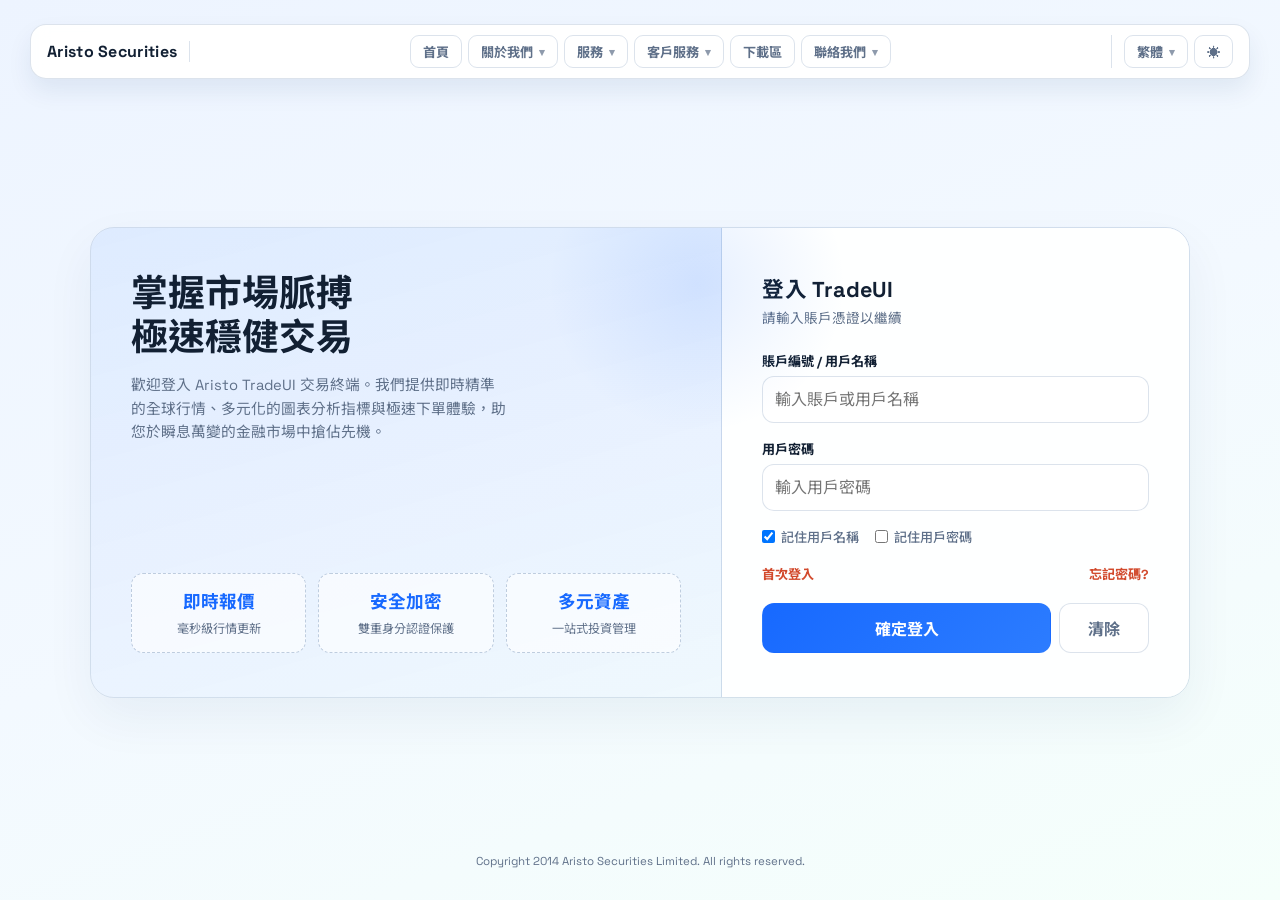
<file: docs/tradeui/combined/index.html>
<!doctype html>
<html lang="zh-Hant">
<head>
  <meta charset="UTF-8" />
  <meta name="viewport" content="width=device-width, initial-scale=1.0" />
  <title>Aristo Securities - TradeUI Login</title>
  <link rel="preconnect" href="https://fonts.googleapis.com" />
  <link rel="preconnect" href="https://fonts.gstatic.com" crossorigin />
  <link href="https://fonts.googleapis.com/css2?family=Space+Grotesk:wght@400;500;700&family=Noto+Sans+TC:wght@400;500;700&display=swap" rel="stylesheet" />
  <style>
    :root {
      /* Light theme */
      --light-bg: #eef5ff;
      --light-ink: #122033;
      --light-muted: #5f7089;
      --light-line: rgba(22, 67, 129, 0.15);
      --light-blue: #1769ff;
      --light-card: rgba(255, 255, 255, 0.95);
      
      /* Dark theme */
      --dark-night: #07111d;
      --dark-panel: #0f1e31;
      --dark-line: rgba(130, 170, 214, 0.2);
      --dark-text: #e7f2ff;
      --dark-muted: #9ab5d6;
      --dark-cyan: #43d3e5;
      
      /* Active theme variables */
      --bg: var(--light-bg);
      --ink: var(--light-ink);
      --muted: var(--light-muted);
      --line: var(--light-line);
      --accent: var(--light-blue);
      --card: var(--light-card);
      --danger: #d24a2d;
    }

    [data-theme="dark"] {
      --bg: var(--dark-night);
      --ink: var(--dark-text);
      --muted: var(--dark-muted);
      --line: var(--dark-line);
      --accent: var(--dark-cyan);
      --card: rgba(15, 30, 49, 0.96);
      --danger: #ff8b7c;
    }

    * {
      box-sizing: border-box;
      margin: 0;
      padding: 0;
    }

    body {
      min-height: 100vh;
      font-family: "Space Grotesk", "Segoe UI", "Noto Sans TC", sans-serif;
      color: var(--ink);
      background: var(--bg);
      transition: background-color 0.3s ease, color 0.3s ease;
      padding: 24px 16px;
      display: flex;
      flex-direction: column;
      overflow-x: hidden;
    }

    /* Light theme background gradient */
    :root:not([data-theme="dark"]) body {
      background: linear-gradient(160deg, #edf4ff 0%, #f3f9ff 52%, #f5fffb 100%);
    }

    /* Dark theme background with technical grid overlay */
    [data-theme="dark"] body::before {
      content: "";
      position: fixed;
      inset: 0;
      background-image: linear-gradient(rgba(255, 255, 255, 0.02) 1px, transparent 1px), 
                        linear-gradient(90deg, rgba(255, 255, 255, 0.02) 1px, transparent 1px);
      background-size: 40px 40px;
      mask-image: radial-gradient(circle at 50% 50%, black 40%, transparent 90%);
      pointer-events: none;
      z-index: -1;
    }

    .header-container {
      position: relative;
      z-index: 30;
      width: min(1220px, 100%);
      margin: 0 auto 32px;
      border: 1px solid var(--line);
      border-radius: 16px;
      padding: 10px 16px;
      background: var(--card);
      backdrop-filter: blur(8px);
      box-shadow: 0 12px 24px rgba(18, 52, 102, 0.08);
      display: flex;
      align-items: center;
      gap: 16px;
      justify-content: space-between;
    }

    .brand {
      font-weight: 700;
      white-space: nowrap;
      letter-spacing: 0.3px;
      padding-right: 12px;
      border-right: 1px solid var(--line);
    }

    /* Navigation Centering Layout Frame */
    .nav-wrapper {
      display: flex;
      gap: 6px;
      align-items: center;
      flex: 1 1 auto;
      justify-content: center;
    }

    .menu-item {
      position: relative;
    }

    /* Standard Interactive Button/Control Elements style matrix */
    .menu-item > a,
    .lang-btn,
    .theme-toggle {
      text-decoration: none;
      border: 1px solid var(--line);
      background: transparent;
      color: var(--muted);
      border-radius: 9px;
      padding: 6px 12px;
      font: inherit;
      font-size: 0.82rem;
      font-weight: 700;
      cursor: pointer;
      transition: 0.2s ease;
      display: inline-flex;
      align-items: center;
      gap: 6px;
      white-space: nowrap;
    }

    .menu-item > a::after {
      content: "▾";
      font-size: 0.7rem;
      opacity: 0.7;
    }

    .menu-item.no-dropdown > a::after {
      content: none;
    }

    /* Uniform Hover States */
    .menu-item > a:hover,
    .lang-btn:hover,
    .lang-btn:focus,
    .theme-toggle:hover {
      border-color: var(--accent);
      color: var(--accent);
      background-color: rgba(23, 105, 255, 0.06);
    }

    [data-theme="dark"] .menu-item > a:hover,
    [data-theme="dark"] .lang-btn:hover,
    [data-theme="dark"] .lang-btn:focus,
    [data-theme="dark"] .theme-toggle:hover {
      background-color: rgba(67, 211, 229, 0.09);
    }

    /* Stylized Custom Language Dropdown Structural Matrix */
    .lang-dropdown {
      position: relative;
    }

    .lang-btn .arrow {
      font-size: 0.7rem;
      opacity: 0.7;
    }

    .lang-menu {
      position: absolute;
      top: calc(100% + 8px);
      right: 0;
      min-width: 130px;
      padding: 6px;
      border: 1px solid var(--line);
      border-radius: 12px;
      background: var(--card);
      box-shadow: 0 14px 24px rgba(18, 52, 102, 0.12);
      display: none;
      z-index: 200;
      flex-direction: column;
      gap: 2px;
    }

    /* Invisible Hover Bridge for Custom Language Component */
    .lang-menu::before {
      content: "";
      position: absolute;
      top: -12px;
      left: 0;
      right: 0;
      height: 12px;
      background: transparent;
    }

    @media (min-width: 769px) {
      .menu-item:hover .submenu {
        display: grid;
      }
      .lang-dropdown:hover .lang-menu {
        display: flex;
      }
    }

    .lang-menu a {
      color: var(--ink);
      text-decoration: none;
      padding: 8px 12px;
      border-radius: 8px;
      font-size: 0.8rem;
      font-weight: 600;
      transition: 0.2s ease;
      display: block;
    }

    .lang-menu a:hover, .lang-menu a.active {
      background: rgba(23, 105, 255, 0.08);
      color: var(--accent);
    }

    [data-theme="dark"] .lang-menu a:hover,
    [data-theme="dark"] .lang-menu a.active {
      background: rgba(67, 211, 229, 0.12);
    }

    /* Popup Dropdown Structure */
    .submenu {
      position: absolute;
      top: calc(100% + 8px);
      left: 0;
      transform: none;
      min-width: 220px;
      padding: 8px;
      border: 1px solid var(--line);
      border-radius: 14px;
      background: var(--card);
      box-shadow: 0 14px 24px rgba(18, 52, 102, 0.12);
      display: none;
      z-index: 200;
      gap: 2px;
      grid-template-columns: 1fr;
    }

    /* Invisible Hover Bridge Pseudo-Element */
    .submenu::before {
      content: "";
      position: absolute;
      top: -12px;
      left: 0;
      right: 0;
      height: 12px;
      background: transparent;
    }

    .submenu a {
      color: var(--ink);
      text-decoration: none;
      padding: 8px 12px;
      border-radius: 8px;
      font-size: 0.8rem;
      font-weight: 600;
      transition: 0.2s ease;
    }

    .submenu a:hover {
      background: rgba(23, 105, 255, 0.08);
      color: var(--accent);
    }

    .header-right {
      display: flex;
      gap: 6px;
      align-items: center;
      padding-left: 12px;
      border-left: 1px solid var(--line);
      flex-shrink: 0;
    }

    .menu-toggle {
      display: none;
      border: 1px solid transparent;
      background: transparent;
      color: var(--ink);
      padding: 6px 10px;
      cursor: pointer;
      border-radius: 6px;
      font-size: 1.2rem;
    }

    /* Core Frame Terminal Layout Panels */
    .main-container {
      width: min(1100px, 100%);
      margin: auto auto 0; 
      display: grid;
      grid-template-columns: 1.15fr 0.85fr;
      gap: 0;
      align-items: stretch;
      border: 1px solid var(--line);
      border-radius: 24px;
      overflow: hidden;
      box-shadow: 0 20px 50px rgba(18, 52, 102, 0.06);
    }

    [data-theme="dark"] .main-container {
      border-color: var(--dark-line);
      box-shadow: 0 24px 50px rgba(0, 0, 0, 0.4);
    }

    /* Left Aesthetic Presentation Panel */
    .hero-section {
      display: flex;
      flex-direction: column;
      justify-content: space-between;
      padding: 44px 40px;
      gap: 40px;
      position: relative;
      background: linear-gradient(165deg, rgba(23, 105, 255, 0.08), rgba(23, 105, 255, 0.02));
      color: var(--ink);
      border-right: 1px solid var(--line);
      transition: background 0.3s ease, border-color 0.3s ease;
    }

    [data-theme="dark"] .hero-section {
      background: linear-gradient(135deg, #071424 0%, #0c1f38 100%);
      color: #e7f2ff;
    }

    .hero-section::before {
      content: "";
      position: absolute;
      top: -20%;
      right: -20%;
      width: 300px;
      height: 300px;
      background: radial-gradient(circle, rgba(23, 105, 255, 0.1) 0%, transparent 70%);
      pointer-events: none;
    }

    [data-theme="dark"] .hero-section::before {
      background: radial-gradient(circle, rgba(67, 211, 229, 0.15) 0%, transparent 70%);
    }

    .hero-content, .stats-grid {
      position: relative;
      z-index: 1;
    }

    .hero-section h1 {
      font-size: clamp(1.6rem, 4vw, 2.3rem);
      line-height: 1.2;
      font-weight: 700;
      color: var(--ink);
      margin-bottom: 14px;
    }

    [data-theme="dark"] .hero-section h1 {
      color: #ffffff;
    }

    .hero-section p {
      color: var(--muted);
      line-height: 1.6;
      font-size: 0.92rem;
      max-width: 42ch;
    }

    [data-theme="dark"] .hero-section p {
      color: #9ab5d6;
    }

    .stats-grid {
      display: grid;
      grid-template-columns: repeat(3, minmax(0, 1fr));
      gap: 12px;
    }

    .stat {
      border: 1px dashed rgba(22, 67, 129, 0.25);
      border-radius: 12px;
      padding: 14px 10px;
      text-align: center;
      background: rgba(255, 255, 255, 0.6);
      transition: all 0.3s ease;
    }

    [data-theme="dark"] .stat {
      border: 1px solid var(--line);
      background: rgba(8, 17, 29, 0.45);
    }

    .stat b {
      display: block;
      color: var(--accent);
      font-size: 1.1rem;
      margin-bottom: 4px;
    }

    [data-theme="dark"] .stat b {
      color: #43d3e5;
    }

    .stat span {
      color: var(--muted);
      font-size: 0.76rem;
    }

    [data-theme="dark"] .stat span {
      color: #82a8d6;
    }

    /* Right Form Area Modules */
    .form-card {
      background: var(--card);
      padding: 44px 40px;
      display: flex;
      flex-direction: column;
      justify-content: space-between;
      transition: background-color 0.3s ease;
    }

    .form-card h2 {
      font-size: 1.35rem;
      margin-bottom: 4px;
      letter-spacing: 0.2px;
    }

    .form-hint {
      color: var(--muted);
      font-size: 0.85rem;
      margin-bottom: 24px;
    }

    .field {
      margin-bottom: 16px;
    }

    label {
      display: block;
      margin-bottom: 6px;
      font-size: 0.82rem;
      color: var(--ink);
      font-weight: 700;
    }

    [data-theme="dark"] label {
      color: #bfcee4;
    }

    input[type="text"], input[type="password"] {
      width: 100%;
      border: 1px solid var(--line);
      border-radius: 12px;
      background: #fff;
      padding: 12px;
      font: inherit;
      color: var(--light-ink);
      transition: 0.2s ease;
    }

    [data-theme="dark"] input[type="text"], [data-theme="dark"] input[type="password"] {
      background: rgba(6, 15, 27, 0.5);
      border-color: rgba(130, 170, 214, 0.3);
      color: var(--dark-text);
    }

    input:focus {
      outline: none;
      border-color: var(--accent);
      box-shadow: 0 0 0 3px rgba(23, 105, 255, 0.15);
    }

    .checkbox-group {
      display: flex;
      gap: 16px;
      align-items: center;
      margin-bottom: 12px;
      font-size: 0.82rem;
    }

    .checkbox-group label {
      font-weight: 500;
      color: var(--muted);
      display: inline-flex;
      align-items: center;
      gap: 6px;
      cursor: pointer;
    }

    .quick-links {
      display: flex;
      justify-content: space-between;
      margin-bottom: 20px;
      font-size: 0.82rem;
    }

    .quick-links a {
      color: var(--danger);
      text-decoration: none;
      font-weight: 700;
    }

    .quick-links a:hover {
      text-decoration: underline;
    }

    .actions {
      display: grid;
      grid-template-columns: 1fr auto;
      gap: 8px;
    }

    .btn {
      border: 1px solid transparent;
      border-radius: 12px;
      padding: 12px;
      font: inherit;
      font-weight: 700;
      cursor: pointer;
      transition: 0.2s ease;
    }

    .btn.primary {
      background: linear-gradient(135deg, var(--accent), #2c7cff);
      color: #fff;
    }

    [data-theme="dark"] .btn.primary {
      background: linear-gradient(135deg, var(--accent), #1f85b8);
      color: #07111d;
    }

    .btn.secondary {
      background: #fff;
      border-color: var(--line);
      color: var(--muted);
      min-width: 90px;
    }

    [data-theme="dark"] .btn.secondary {
      background: transparent;
    }

    .btn.secondary:hover {
      border-color: var(--accent);
      background: rgba(23, 105, 255, 0.05);
    }

    /* Page Footer Copyright Positioned At Absolute Viewport Bottom */
    .copyright {
      font-size: 0.72rem;
      color: var(--muted);
      text-align: center;
      margin-top: auto; 
      padding: 40px 16px 8px;
      width: 100%;
    }

    /* Responsive Architecture Adapters */
    @media (max-width: 768px) {
      body {
        padding: 0;
      }

      .header-container {
        position: sticky;
        top: 0;
        margin-bottom: 0;
        border-radius: 0;
        border-width: 0 0 1px 0;
        padding: 12px;
      }

      .menu-toggle {
        display: block;
      }

      .nav-wrapper {
        position: absolute;
        top: 100%;
        left: 0;
        right: 0;
        width: 100%;
        flex-direction: column;
        background: var(--card);
        backdrop-filter: blur(10px);
        box-shadow: 0 12px 30px rgba(0, 0, 0, 0.1);
        display: none;
        padding: 8px 0;
        z-index: 199;
      }

      .nav-wrapper.active {
        display: flex;
      }

      .menu-item {
        width: 100%;
      }

      .menu-item > a {
        width: 100%;
        justify-content: space-between;
        padding: 12px 20px;
        font-size: 0.88rem;
        border-radius: 0;
      }

      /* Base mobile view display properties */
      .submenu {
        position: static;
        min-width: 100%;
        box-shadow: none;
        background: rgba(0, 0, 0, 0.02);
        padding: 4px 0 4px 20px;
        border-width: 0;
        display: none;
      }

      /* Display handling explicitly tied to click state flags on mobile */
      .menu-item.open .submenu {
        display: grid;
      }

      .lang-dropdown.open .lang-menu {
        display: flex;
      }

      .submenu a {
        padding: 10px 20px;
        font-size: 0.84rem;
      }

      .header-right {
        margin-left: auto;
        border-left: none;
      }

      .main-container {
        grid-template-columns: 1fr;
        border-radius: 0;
        border: none;
        box-shadow: none;
      }

      .hero-section {
        padding: 40px 20px;
        gap: 32px;
        justify-content: flex-start;
        border-right: none;
        border-bottom: 1px solid var(--line);
      }

      .stats-grid {
        grid-template-columns: 1fr;
      }

      .form-card {
        padding: 40px 20px;
        justify-content: flex-start;
      }

      .actions {
        grid-template-columns: 1fr;
      }
      
      .copyright {
        padding: 32px 16px 16px;
      }
    }
  </style>
</head>
<body>
  <header class="header-container" aria-label="主選單">
    <div class="brand">Aristo Securities</div>
    <button class="menu-toggle" id="menu-btn" aria-label="切換選單" type="button">☰</button>
    
    <nav class="nav-wrapper" id="nav-menu" aria-label="主要導覽">
      <div class="menu-item no-dropdown"><a href="#">首頁</a></div>
      <div class="menu-item">
        <a href="#">關於我們</a>
        <div class="submenu">
          <a href="#">關於我們</a>
          <a href="#">網上交易平台</a>
          <a href="#">手機應用程式</a>
          <a href="#">收費及佣金</a>
        </div>
      </div>
      <div class="menu-item">
        <a href="#">服務</a>
        <div class="submenu">
          <a href="#">即時報價</a>
          <a href="#">新股認購申請</a>
          <a href="#">證劵交易</a>
          <a href="#">月供股票</a>
          <a href="#">新股暗盤交易</a>
          <a href="#">滬港通及深港通</a>
          <a href="#">Aristo 炒輪王</a>
          <a href="#">揀輪神器</a>
        </div>
      </div>
      <div class="menu-item">
        <a href="#">客戶服務</a>
        <div class="submenu">
          <a href="#">賬戶提存</a>
          <a href="#">開設戶口</a>
          <a href="#">常見問題</a>
          <a href="#">影片教學</a>
        </div>
      </div>
      <div class="menu-item no-dropdown"><a href="#">下載區</a></div>
      <div class="menu-item">
        <a href="#">聯絡我們</a>
        <div class="submenu">
          <a href="#">聯絡我們</a>
          <a href="#">人才招聘</a>
        </div>
      </div>
    </nav>
    
    <div class="header-right">
      <div class="lang-dropdown" id="lang-dropdown">
        <button class="lang-btn" id="lang-btn" type="button" aria-label="語言選擇">
          <span>繁體</span> <span class="arrow">▾</span>
        </button>
        <div class="lang-menu">
          <a href="#" data-value="zh-hant" class="active">繁體</a>
          <a href="#" data-value="zh-hans">简体</a>
          <a href="#" data-value="en">English</a>
        </div>
      </div>
      <button class="theme-toggle" id="theme-btn" type="button" title="切換主題">☀️</button>
    </div>
  </header>

  <main class="main-container">
    <section class="hero-section">
      <div class="hero-content">
        <h1>掌握市場脈搏<br>極速穩健交易</h1>
        <p>歡迎登入 Aristo TradeUI 交易終端。我們提供即時精準的全球行情、多元化的圖表分析指標與極速下單體驗，助您於瞬息萬變的金融市場中搶佔先機。</p>
      </div>

      <div class="stats-grid">
        <div class="stat">
          <b>即時報價</b>
          <span>毫秒級行情更新</span>
        </div>
        <div class="stat">
          <b>安全加密</b>
          <span>雙重身分認證保護</span>
        </div>
        <div class="stat">
          <b>多元資產</b>
          <span>一站式投資管理</span>
        </div>
      </div>
    </section>

    <section class="form-card" aria-label="登入表單">
      <div class="form-header">
        <h2>登入 TradeUI</h2>
        <p class="form-hint">請輸入賬戶憑證以繼續</p>
      </div>
      <form>
        <div class="field">
          <label for="username">賬戶編號 / 用戶名稱</label>
          <input id="username" type="text" autocomplete="username" placeholder="輸入賬戶或用戶名稱" />
        </div>
        <div class="field">
          <label for="password">用戶密碼</label>
          <input id="password" type="password" autocomplete="current-password" placeholder="輸入用戶密碼" />
        </div>
        <div class="checkbox-group">
          <label><input type="checkbox" checked /> 記住用戶名稱</label>
          <label><input type="checkbox" /> 記住用戶密碼</label>
        </div>
        <div class="quick-links">
          <a href="#">首次登入</a>
          <a href="#">忘記密碼?</a>
        </div>
        <div class="actions">
          <button class="btn primary" type="submit">確定登入</button>
          <button class="btn secondary" type="button">清除</button>
        </div>
      </form>
    </section>
  </main>

  <footer class="copyright">
    Copyright 2014 Aristo Securities Limited. All rights reserved.
  </footer>

  <script>
    // Responsive hamburger mobile menu toggle
    const menuBtn = document.getElementById('menu-btn');
    const navMenu = document.getElementById('nav-menu');
    const langDropdown = document.getElementById('lang-dropdown');
    const langBtn = document.getElementById('lang-btn');

    menuBtn.addEventListener('click', (e) => {
      e.stopPropagation();
      navMenu.classList.toggle('active');
      langDropdown.classList.remove('open');
    });

    // Mobile View: Toggle menu item popups on click safely without leaking to desktop environments
    document.querySelectorAll('.menu-item').forEach(item => {
      const link = item.querySelector('a');
      const submenu = item.querySelector('.submenu');
      
      if (submenu && link) {
        link.addEventListener('click', (e) => {
          if (window.innerWidth <= 768) {
            e.preventDefault();
            e.stopPropagation();
            
            langDropdown.classList.remove('open');
            document.querySelectorAll('.menu-item').forEach(sibling => {
              if (sibling !== item) sibling.classList.remove('open');
            });
            
            item.classList.toggle('open');
          }
        });
      }
    });

    // Mobile Custom Language Trigger Event Listener
    if (langBtn) {
      langBtn.addEventListener('click', (e) => {
        if (window.innerWidth <= 768) {
          e.preventDefault();
          e.stopPropagation();
          
          navMenu.classList.remove('active');
          document.querySelectorAll('.menu-item').forEach(item => item.classList.remove('open'));
          langDropdown.classList.toggle('open');
        }
      });
    }

    // Custom Language Selection Logic Controller
    document.querySelectorAll('.lang-menu a').forEach(option => {
      option.addEventListener('click', (e) => {
        e.preventDefault();
        e.stopPropagation();
        
        document.querySelectorAll('.lang-menu a').forEach(a => a.classList.remove('active'));
        option.classList.add('active');
        
        langBtn.querySelector('span').textContent = option.textContent;
        langDropdown.classList.remove('open');
      });
    });

    document.querySelectorAll('.nav-wrapper a').forEach(link => {
      if (!link.nextElementSibling || !link.nextElementSibling.classList.contains('submenu')) {
        link.addEventListener('click', () => {
          if (window.innerWidth <= 768) {
            navMenu.classList.remove('active');
            document.querySelectorAll('.menu-item').forEach(item => item.classList.remove('open'));
          }
        });
      }
    });

    document.addEventListener('click', () => {
      if (window.innerWidth <= 768) {
        navMenu.classList.remove('active');
        document.querySelectorAll('.menu-item').forEach(item => item.classList.remove('open'));
        langDropdown.classList.remove('open');
      }
    });

    // Unified Theme state controller 
    const themeBtn = document.getElementById('theme-btn');
    const savedTheme = localStorage.getItem('theme') || 'light';
    
    document.documentElement.setAttribute('data-theme', savedTheme);
    themeBtn.textContent = savedTheme === 'dark' ? '🌙' : '☀️';

    themeBtn.addEventListener('click', () => {
      const currentTheme = document.documentElement.getAttribute('data-theme');
      const newTheme = currentTheme === 'dark' ? 'light' : 'dark';
      
      document.documentElement.setAttribute('data-theme', newTheme);
      localStorage.setItem('theme', newTheme);
      themeBtn.textContent = newTheme === 'dark' ? '🌙' : '☀️';
    });

    // Form clear fields reset implementation
    document.querySelector('.btn.secondary').addEventListener('click', () => {
      document.getElementById('username').value = '';
      document.getElementById('password').value = '';
      document.getElementById('username').focus();
    });
  </script>
</body>
</html>
</file>
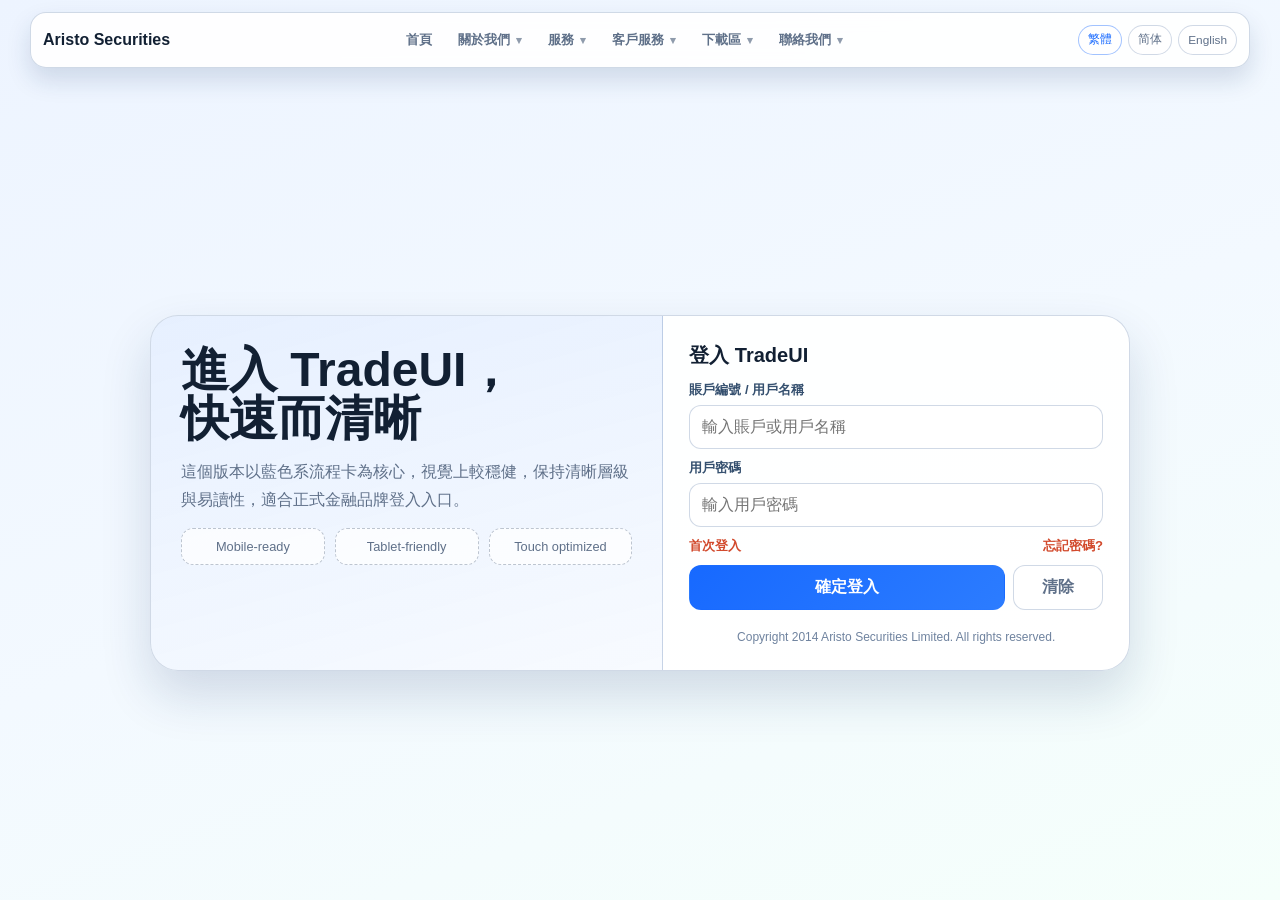
<file: docs/tradeui/design1/index.html>
﻿<!doctype html>
<html lang="zh-Hant">
<head>
	<meta charset="UTF-8" />
	<meta name="viewport" content="width=device-width, initial-scale=1.0" />
	<title>TradeUI Login Redesign - Option 1</title>
	<style>
		:root {
			--bg: #eef5ff;
			--ink: #122033;
			--muted: #5f7089;
			--line: rgba(22, 67, 129, 0.2);
			--blue: #1769ff;
			--card: rgba(255, 255, 255, 0.92);
		}

		* { box-sizing: border-box; margin: 0; padding: 0; }

		body {
			min-height: 100vh;
			font-family: "Segoe UI", "Noto Sans TC", sans-serif;
			color: var(--ink);
			background: linear-gradient(160deg, #edf4ff 0%, #f3f9ff 52%, #f5fffb 100%);
			padding: 16px;
			display: grid;
			place-items: center;
		}

		.site-header {
			position: fixed;
			top: 12px;
			left: 50%;
			transform: translateX(-50%);
			width: min(1220px, calc(100vw - 24px));
			z-index: 30;
			display: flex;
			align-items: center;
			gap: 10px;
			flex-wrap: wrap;
			border: 1px solid var(--line);
			border-radius: 16px;
			padding: 10px 12px;
			background: rgba(255, 255, 255, 0.9);
			backdrop-filter: blur(8px);
			box-shadow: 0 12px 24px rgba(18, 52, 102, 0.15);
		}

		.site-brand { font-weight: 700; white-space: nowrap; }

		.menu {
			flex: 1 1 auto;
			display: flex;
			gap: 6px;
			flex-wrap: wrap;
			justify-content: center;
		}

		.menu-item { position: relative; }

		.menu-item > a {
			text-decoration: none;
			color: var(--muted);
			font-size: 0.82rem;
			font-weight: 700;
			padding: 8px 10px;
			border-radius: 999px;
			display: inline-flex;
			align-items: center;
			gap: 6px;
		}

		.menu-item > a::after { content: "▾"; font-size: 0.7rem; opacity: 0.7; }
		.menu-item.no-dropdown > a::after { content: none; }

		.menu-item > a:hover,
		.menu-item:focus-within > a {
			color: var(--blue);
			background: rgba(23, 105, 255, 0.12);
		}

		.submenu {
			position: absolute;
			top: calc(100% + 8px);
			left: 0;
			min-width: 220px;
			display: none;
			gap: 4px;
			padding: 8px;
			border: 1px solid var(--line);
			border-radius: 14px;
			background: rgba(255, 255, 255, 0.98);
			box-shadow: 0 14px 24px rgba(18, 52, 102, 0.18);
			z-index: 100;
		}

		.menu-item:hover .submenu,
		.menu-item:focus-within .submenu { display: grid; }

		.submenu a {
			text-decoration: none;
			color: var(--ink);
			font-size: 0.8rem;
			font-weight: 600;
			border-radius: 10px;
			padding: 8px 10px;
		}

		.submenu a:hover { background: rgba(23, 105, 255, 0.12); color: #0f3f9a; }

		.lang-toggle { margin-left: auto; display: inline-flex; gap: 6px; }

		.lang-toggle button {
			border: 1px solid var(--line);
			border-radius: 999px;
			background: rgba(255, 255, 255, 0.9);
			color: var(--muted);
			padding: 6px 9px;
			font: inherit;
			font-size: 0.74rem;
			cursor: pointer;
		}

		.lang-toggle button.active,
		.lang-toggle button:hover { color: var(--blue); border-color: rgba(23, 105, 255, 0.4); }

		.flow-card {
			width: min(980px, 100%);
			margin-top: 86px;
			border: 1px solid var(--line);
			border-radius: 28px;
			background: var(--card);
			box-shadow: 0 24px 50px rgba(18, 52, 102, 0.16);
			overflow: hidden;
			display: grid;
			grid-template-columns: 1.1fr 1fr;
		}

		.hero-band {
			padding: 30px;
			border-right: 1px solid var(--line);
			background: linear-gradient(165deg, rgba(23, 105, 255, 0.1), rgba(23, 105, 255, 0.03));
			display: grid;
			gap: 14px;
			align-content: start;
		}

		.hero-band h1 { font-size: clamp(2rem, 5vw, 3rem); line-height: 1.02; max-width: 14ch; }
		.hero-band p { color: var(--muted); line-height: 1.75; }

		.metric { display: grid; grid-template-columns: repeat(3, minmax(0, 1fr)); gap: 10px; }

		.metric span {
			border: 1px dashed rgba(95, 112, 137, 0.4);
			border-radius: 12px;
			padding: 10px;
			text-align: center;
			font-size: 0.8rem;
			color: var(--muted);
			background: rgba(255, 255, 255, 0.72);
		}

		.form-zone { padding: 26px; display: grid; gap: 12px; align-content: start; }
		.form-zone h2 { font-size: 1.25rem; }
		.field { margin-bottom: 10px; }

		label { display: block; margin-bottom: 6px; font-size: 0.82rem; color: #35506f; font-weight: 700; }

		input[type="text"],
		input[type="password"] {
			width: 100%;
			border: 1px solid var(--line);
			border-radius: 12px;
			background: #fff;
			padding: 12px;
			font: inherit;
			color: var(--ink);
		}

		.quick {
			display: flex;
			justify-content: space-between;
			gap: 8px;
			flex-wrap: wrap;
			margin: 6px 0 10px;
		}

		.quick a { color: #d24a2d; text-decoration: none; font-size: 0.82rem; font-weight: 700; }
		.quick a:hover { text-decoration: underline; }

		.actions { display: grid; grid-template-columns: 1fr auto; gap: 8px; margin-bottom: 8px; }

		.btn {
			border: 1px solid transparent;
			border-radius: 12px;
			padding: 11px 13px;
			font: inherit;
			font-weight: 700;
			cursor: pointer;
		}

		.btn.primary { background: linear-gradient(135deg, var(--blue), #2c7cff); color: #fff; }
		.btn.secondary { background: #fff; border-color: var(--line); color: var(--muted); min-width: 90px; }

		.copyright { font-size: 0.75rem; color: #6f839f; text-align: center; }

		@media (max-width: 980px) {
			.flow-card { grid-template-columns: 1fr; margin-top: 134px; }
			.hero-band { border-right: 0; border-bottom: 1px solid var(--line); }
			.metric { grid-template-columns: 1fr; }
			.menu { justify-content: flex-start; }
			.menu-item { width: 100%; }
			.menu-item > a { width: 100%; justify-content: space-between; }
			.submenu { position: static; min-width: 100%; }
			.lang-toggle { width: 100%; margin-left: 0; }
			.actions { grid-template-columns: 1fr; }
			.btn.secondary { min-width: 0; }
		}
	</style>
</head>
<body>
	<header class="site-header" aria-label="主選單">
		<div class="site-brand">Aristo Securities</div>
		<nav class="menu" aria-label="主要導覽">
			<div class="menu-item no-dropdown"><a href="#">首頁</a></div>
			<div class="menu-item"><a href="#">關於我們</a><div class="submenu"><a href="#">關於我們</a><a href="#">網上交易平台</a><a href="#">手機應用程式</a><a href="#">收費及佣金</a></div></div>
			<div class="menu-item"><a href="#">服務</a><div class="submenu"><a href="#">即時報價</a><a href="#">新股認購申請</a><a href="#">證劵交易</a><a href="#">月供股票</a><a href="#">新股暗盤交易</a><a href="#">滬港通及深港通</a><a href="#">Aristo 炒輪王</a><a href="#">揀輪神器</a></div></div>
			<div class="menu-item"><a href="#">客戶服務</a><div class="submenu"><a href="#">賬戶提存</a><a href="#">開設戶口</a><a href="#">常見問題</a><a href="#">影片教學</a></div></div>
			<div class="menu-item"><a href="#">下載區</a><div class="submenu"><a href="#">下載區</a></div></div>
			<div class="menu-item"><a href="#">聯絡我們</a><div class="submenu"><a href="#">聯絡我們</a><a href="#">人才招聘</a></div></div>
		</nav>
		<nav class="lang-toggle" aria-label="語言切換">
			<button class="active" type="button">繁體</button>
			<button type="button">简体</button>
			<button type="button">English</button>
		</nav>
	</header>

	<main class="flow-card">
		<section class="hero-band">
			<h1>進入 TradeUI，快速而清晰</h1>
			<p>這個版本以藍色系流程卡為核心，視覺上較穩健，保持清晰層級與易讀性，適合正式金融品牌登入入口。</p>
			<div class="metric">
				<span>Mobile-ready</span>
				<span>Tablet-friendly</span>
				<span>Touch optimized</span>
			</div>
		</section>

		<section class="form-zone" aria-label="登入表單">
			<h2>登入 TradeUI</h2>
			<form>
				<div class="field">
					<label for="username1">賬戶編號 / 用戶名稱</label>
					<input id="username1" type="text" autocomplete="username" placeholder="輸入賬戶或用戶名稱" />
				</div>
				<div class="field">
					<label for="password1">用戶密碼</label>
					<input id="password1" type="password" autocomplete="current-password" placeholder="輸入用戶密碼" />
				</div>
				<div class="quick">
					<a href="#">首次登入</a>
					<a href="#">忘記密碼?</a>
				</div>
				<div class="actions">
					<button class="btn primary" type="submit">確定登入</button>
					<button class="btn secondary" type="button">清除</button>
				</div>
			</form>
			<p class="copyright">Copyright 2014 Aristo Securities Limited. All rights reserved.</p>
		</section>
	</main>
</body>
</html>
</file>
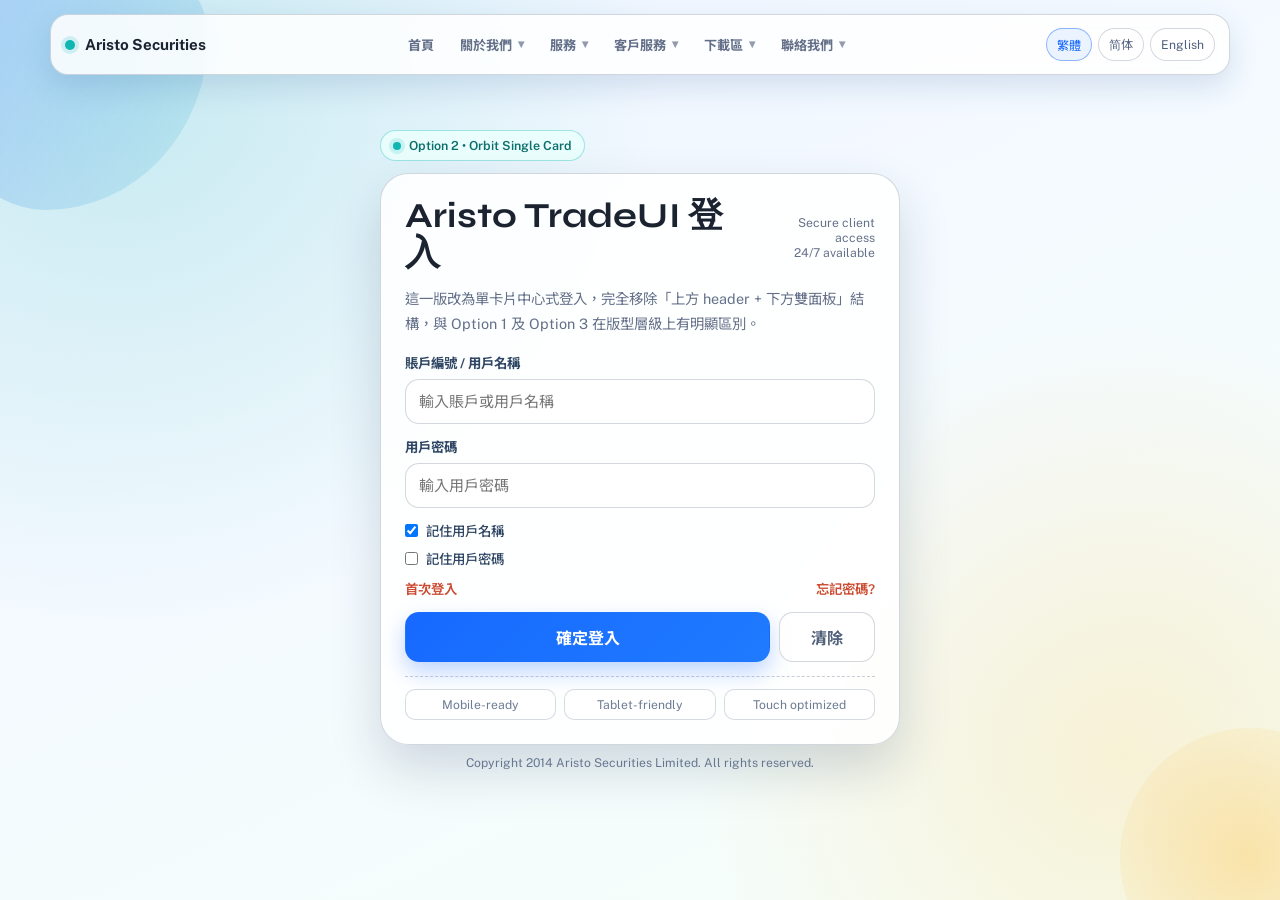
<file: docs/tradeui/design2/index.html>
﻿<!doctype html>
<html lang="zh-Hant">
<head>
  <meta charset="UTF-8" />
  <meta name="viewport" content="width=device-width, initial-scale=1.0" />
  <title>TradeUI Login Redesign - Option 2</title>
  <link rel="preconnect" href="https://fonts.googleapis.com" />
  <link rel="preconnect" href="https://fonts.gstatic.com" crossorigin />
  <link href="https://fonts.googleapis.com/css2?family=Syne:wght@500;600;700&family=Public+Sans:wght@400;500;600;700&family=Noto+Sans+TC:wght@400;500;700&display=swap" rel="stylesheet" />
  <style>
    :root {
      --ink: #0f1117;
      --text: #1c2330;
      --muted: #647089;
      --card: rgba(255, 255, 255, 0.88);
      --line: rgba(13, 35, 73, 0.18);
      --blue: #1769ff;
      --teal: #10b6b2;
      --amber: #ffbf3f;
      --danger: #cb4a30;
      --radius-xl: 28px;
      --radius-md: 14px;
    }

    * {
      box-sizing: border-box;
      margin: 0;
      padding: 0;
    }

    body {
      min-height: 100vh;
      font-family: "Public Sans", "Noto Sans TC", sans-serif;
      color: var(--text);
      background:
        radial-gradient(circle at 10% 10%, rgba(16, 182, 178, 0.18), transparent 38%),
        radial-gradient(circle at 88% 84%, rgba(255, 191, 63, 0.2), transparent 32%),
        linear-gradient(155deg, #eef4ff 0%, #f4faff 46%, #f6fff9 100%);
      display: grid;
      place-items: center;
      padding: 18px;
      overflow-x: hidden;
    }

    body::before,
    body::after {
      content: "";
      position: fixed;
      pointer-events: none;
      z-index: 0;
    }

    body::before {
      width: 280px;
      height: 280px;
      border-radius: 46% 54% 58% 42% / 44% 38% 62% 56%;
      background: linear-gradient(120deg, rgba(23, 105, 255, 0.26), rgba(16, 182, 178, 0.1));
      left: -72px;
      top: -70px;
    }

    body::after {
      width: 260px;
      height: 260px;
      border-radius: 50%;
      background: radial-gradient(circle, rgba(255, 191, 63, 0.35), rgba(255, 191, 63, 0));
      right: -100px;
      bottom: -88px;
    }

    .site-header {
      position: fixed;
      top: 14px;
      left: 50%;
      transform: translateX(-50%);
      width: min(1180px, calc(100vw - 28px));
      z-index: 20;
      display: flex;
      justify-content: flex-start;
      align-items: center;
      gap: 14px;
      flex-wrap: wrap;
      padding: 12px 14px;
      border: 1px solid var(--line);
      border-radius: 18px;
      background: rgba(255, 255, 255, 0.86);
      backdrop-filter: blur(8px);
      box-shadow: 0 12px 30px rgba(24, 70, 140, 0.14);
    }

    .site-brand {
      display: flex;
      align-items: center;
      gap: 10px;
      font-size: 0.95rem;
      font-weight: 700;
      color: var(--text);
      white-space: nowrap;
    }

    .site-brand::before {
      content: "";
      width: 10px;
      height: 10px;
      border-radius: 50%;
      background: var(--teal);
      box-shadow: 0 0 0 4px rgba(16, 182, 178, 0.16);
    }

    .menu {
      display: flex;
      flex: 1 1 auto;
      gap: 6px;
      flex-wrap: wrap;
      justify-content: center;
    }

    .menu-item {
      position: relative;
    }

    .menu-item > a {
      text-decoration: none;
      color: var(--muted);
      font-size: 0.82rem;
      font-weight: 700;
      padding: 8px 10px;
      border-radius: 999px;
      transition: 0.2s ease;
      display: inline-flex;
      align-items: center;
      gap: 6px;
    }

    .menu-item > a::after {
      content: "▾";
      font-size: 0.72rem;
      line-height: 1;
      opacity: 0.7;
    }

    .menu-item.no-dropdown > a::after {
      content: none;
    }

    .menu-item > a:hover,
    .menu-item:focus-within > a {
      color: var(--blue);
      background: rgba(23, 105, 255, 0.12);
    }

    .submenu {
      position: absolute;
      top: calc(100% + 8px);
      left: 0;
      min-width: 220px;
      padding: 8px;
      border: 1px solid var(--line);
      border-radius: 16px;
      background: rgba(255, 255, 255, 0.98);
      box-shadow: 0 16px 28px rgba(24, 70, 140, 0.16);
      display: none;
      z-index: 100;
    }

    .menu-item:hover .submenu,
    .menu-item:focus-within .submenu {
      display: grid;
      gap: 4px;
    }

    .submenu a {
      text-decoration: none;
      color: var(--text);
      font-size: 0.8rem;
      font-weight: 600;
      padding: 9px 10px;
      border-radius: 12px;
      transition: 0.2s ease;
    }

    .submenu a:hover {
      background: rgba(23, 105, 255, 0.12);
      color: #0f3f9a;
    }
    .lang-float {
      position: static;
      display: flex;
      gap: 6px;
      flex-wrap: wrap;
      max-width: none;
      justify-content: flex-end;
      margin-left: auto;
    }

    .lang-float button {
      border: 1px solid var(--line);
      background: rgba(255, 255, 255, 0.8);
      color: #4f5f7d;
      border-radius: 999px;
      padding: 6px 10px;
      font: inherit;
      font-size: 0.76rem;
      cursor: pointer;
      transition: 0.2s ease;
      backdrop-filter: blur(5px);
    }

    .lang-float button.active,
    .lang-float button:hover {
      color: var(--blue);
      border-color: rgba(23, 105, 255, 0.45);
      background: rgba(233, 242, 255, 0.9);
    }

    .auth-shell {
      width: min(520px, 100%);
      position: relative;
      z-index: 2;
      justify-self: center;
      margin-inline: auto;
      animation: cardEnter 600ms ease-out;
    }

    .badge {
      display: inline-flex;
      align-items: center;
      gap: 8px;
      border: 1px solid rgba(16, 182, 178, 0.35);
      background: rgba(236, 255, 254, 0.85);
      color: #0d6f6b;
      border-radius: 999px;
      padding: 7px 12px;
      font-size: 0.78rem;
      font-weight: 600;
      margin-bottom: 12px;
      backdrop-filter: blur(4px);
    }

    .badge::before {
      content: "";
      width: 8px;
      height: 8px;
      border-radius: 50%;
      background: var(--teal);
      box-shadow: 0 0 0 4px rgba(16, 182, 178, 0.16);
    }

    .card {
      border: 1px solid var(--line);
      background: var(--card);
      backdrop-filter: blur(12px);
      border-radius: var(--radius-xl);
      box-shadow: 0 24px 52px rgba(9, 34, 70, 0.16);
      padding: 24px;
    }

    .brand {
      display: flex;
      justify-content: space-between;
      align-items: baseline;
      gap: 10px;
      margin-bottom: 16px;
    }

    .brand h1 {
      font-family: "Syne", sans-serif;
      font-size: clamp(1.55rem, 5vw, 2.2rem);
      line-height: 1.05;
      letter-spacing: 0.2px;
    }

    .brand small {
      color: var(--muted);
      font-size: 0.76rem;
      text-align: right;
    }

    .intro {
      color: var(--muted);
      line-height: 1.7;
      margin-bottom: 16px;
      font-size: 0.9rem;
    }

    .field {
      margin-bottom: 12px;
    }

    label {
      display: block;
      margin-bottom: 7px;
      font-size: 0.84rem;
      color: #2f4764;
      font-weight: 700;
    }

    input[type="text"],
    input[type="password"] {
      width: 100%;
      border: 1px solid var(--line);
      border-radius: var(--radius-md);
      background: rgba(255, 255, 255, 0.92);
      padding: 13px;
      font: inherit;
      font-size: 0.94rem;
      color: var(--text);
      transition: 0.2s ease;
    }

    input:focus {
      outline: none;
      border-color: rgba(23, 105, 255, 0.48);
      box-shadow: 0 0 0 3px rgba(23, 105, 255, 0.15);
      background: #fff;
    }

    .checks {
      display: grid;
      gap: 8px;
      margin-top: 8px;
      margin-bottom: 10px;
      color: #61718b;
      font-size: 0.86rem;
    }

    .checks label {
      margin: 0;
      font-weight: 500;
      display: inline-flex;
      align-items: center;
      gap: 8px;
      cursor: pointer;
    }

    .quick {
      display: flex;
      justify-content: space-between;
      gap: 8px;
      flex-wrap: wrap;
      margin-bottom: 14px;
    }

    .quick a {
      color: var(--danger);
      text-decoration: none;
      font-size: 0.84rem;
      font-weight: 600;
    }

    .quick a:hover {
      text-decoration: underline;
    }

    .actions {
      display: grid;
      grid-template-columns: 1fr auto;
      gap: 9px;
      margin-bottom: 14px;
    }

    .btn {
      border: 1px solid transparent;
      border-radius: var(--radius-md);
      padding: 12px 14px;
      font: inherit;
      font-weight: 700;
      cursor: pointer;
      transition: 0.2s ease;
    }

    .btn.primary {
      background: linear-gradient(135deg, var(--blue), #1f7bff);
      color: #fff;
      box-shadow: 0 10px 22px rgba(23, 105, 255, 0.28);
    }

    .btn.primary:hover {
      filter: brightness(1.05);
    }

    .btn.secondary {
      background: rgba(255, 255, 255, 0.94);
      border-color: var(--line);
      color: #52627c;
      min-width: 96px;
    }

    .btn.secondary:hover {
      background: #f5f9ff;
    }

    .micro {
      border-top: 1px dashed rgba(97, 113, 139, 0.35);
      padding-top: 12px;
      display: grid;
      grid-template-columns: repeat(3, minmax(0, 1fr));
      gap: 8px;
      font-size: 0.76rem;
      color: #6d7c95;
    }

    .micro span {
      border: 1px solid rgba(97, 113, 139, 0.26);
      border-radius: 10px;
      padding: 7px 8px;
      text-align: center;
      background: rgba(255, 255, 255, 0.8);
    }

    .copyright {
      text-align: center;
      color: #72819a;
      font-size: 0.76rem;
      margin-top: 10px;
    }

    @keyframes cardEnter {
      from {
        opacity: 0;
        transform: translateY(18px) scale(0.985);
      }
      to {
        opacity: 1;
        transform: translateY(0) scale(1);
      }
    }

    @media (max-width: 768px) {
      body {
        padding: 14px;
      }

      .site-header {
      position: fixed;
      top: 14px;
      left: 50%;
      transform: translateX(-50%);
      width: min(1180px, calc(100vw - 28px));
      z-index: 20;
      display: flex;
      justify-content: space-between;
      align-items: center;
      gap: 14px;
      flex-wrap: wrap;
      padding: 12px 14px;
      border: 1px solid var(--line);
      border-radius: 18px;
      background: rgba(255, 255, 255, 0.86);
      backdrop-filter: blur(8px);
      box-shadow: 0 12px 30px rgba(24, 70, 140, 0.14);
    }

    .site-brand {
      display: flex;
      align-items: center;
      gap: 10px;
      font-size: 0.95rem;
      font-weight: 700;
      color: var(--text);
      white-space: nowrap;
    }

    .site-brand::before {
      content: "";
      width: 10px;
      height: 10px;
      border-radius: 50%;
      background: var(--teal);
      box-shadow: 0 0 0 4px rgba(16, 182, 178, 0.16);
    }

    .menu {
      display: flex;
      gap: 6px;
      flex-wrap: wrap;
      justify-content: center;
    }

    .menu-item {
      position: relative;
    }

    .menu-item > a {
      text-decoration: none;
      color: var(--muted);
      font-size: 0.82rem;
      font-weight: 700;
      padding: 8px 10px;
      border-radius: 999px;
      transition: 0.2s ease;
      display: inline-flex;
      align-items: center;
      gap: 6px;
    }

    .menu-item > a::after {
      content: "▾";
      font-size: 0.72rem;
      line-height: 1;
      opacity: 0.7;
    }

    .menu-item.no-dropdown > a::after {
      content: none;
    }

    .menu-item > a:hover,
    .menu-item:focus-within > a {
      color: var(--blue);
      background: rgba(23, 105, 255, 0.12);
    }

    .submenu {
      position: absolute;
      top: calc(100% + 8px);
      left: 0;
      min-width: 220px;
      padding: 8px;
      border: 1px solid var(--line);
      border-radius: 16px;
      background: rgba(255, 255, 255, 0.98);
      box-shadow: 0 16px 28px rgba(24, 70, 140, 0.16);
      display: none;
      z-index: 100;
    }

    .menu-item:hover .submenu,
    .menu-item:focus-within .submenu {
      display: grid;
      gap: 4px;
    }

    .submenu a {
      text-decoration: none;
      color: var(--text);
      font-size: 0.8rem;
      font-weight: 600;
      padding: 9px 10px;
      border-radius: 12px;
      transition: 0.2s ease;
    }

    .submenu a:hover {
      background: rgba(23, 105, 255, 0.12);
      color: #0f3f9a;
    }
      .lang-float {
        position: static;
        margin: 0;
        width: 100%;
        justify-content: flex-start;
      }

      .auth-shell {
        width: 100%;
      }

      .card {
        border-radius: 20px;
        padding: 18px;
      }

      .brand {
        flex-direction: column;
        align-items: flex-start;
      }

      .brand small {
        text-align: left;
      }

      .actions {
        grid-template-columns: 1fr;
      }

      .btn.secondary {
        min-width: 0;
      }

      .micro {
        grid-template-columns: 1fr;
      }
    }
  </style>
</head>
<body>
  <header class="site-header" aria-label="主選單">
    <div class="site-brand">Aristo Securities</div>
    <nav class="menu" aria-label="主要導覽">
      <div class="menu-item no-dropdown"><a href="#">首頁</a></div>
      <div class="menu-item">
        <a href="#">關於我們</a>
        <div class="submenu" role="menu" aria-label="關於我們子選單">
          <a href="#">關於我們</a>
          <a href="#">網上交易平台</a>
          <a href="#">手機應用程式</a>
          <a href="#">收費及佣金</a>
        </div>
      </div>
      <div class="menu-item">
        <a href="#">服務</a>
        <div class="submenu" role="menu" aria-label="服務子選單">
          <a href="#">即時報價</a>
          <a href="#">新股認購申請</a>
          <a href="#">證劵交易</a>
          <a href="#">月供股票</a>
          <a href="#">新股暗盤交易</a>
          <a href="#">滬港通及深港通</a>
          <a href="#">Aristo 炒輪王</a>
          <a href="#">揀輪神器</a>
        </div>
      </div>
      <div class="menu-item">
        <a href="#">客戶服務</a>
        <div class="submenu" role="menu" aria-label="客戶服務子選單">
          <a href="#">賬戶提存</a>
          <a href="#">開設戶口</a>
          <a href="#">常見問題</a>
          <a href="#">影片教學</a>
        </div>
      </div>
      <div class="menu-item">
        <a href="#">下載區</a>
        <div class="submenu" role="menu" aria-label="下載區子選單">
          <a href="#">下載區</a>
        </div>
      </div>
      <div class="menu-item">
        <a href="#">聯絡我們</a>
        <div class="submenu" role="menu" aria-label="聯絡我們子選單">
          <a href="#">聯絡我們</a>
          <a href="#">人才招聘</a>
        </div>
      </div>
    </nav>
    <nav class="lang-float" aria-label="語言切換">
      <button class="active" type="button">繁體</button>
      <button type="button">简体</button>
      <button type="button">English</button>
    </nav>
  </header>

  <main class="auth-shell">
    <span class="badge">Option 2 • Orbit Single Card</span>

    <section class="card" aria-label="登入區域">
      <div class="brand">
        <h1>Aristo TradeUI 登入</h1>
        <small>Secure client access<br />24/7 available</small>
      </div>

      <p class="intro">這一版改為單卡片中心式登入，完全移除「上方 header + 下方雙面板」結構，與 Option 1 及 Option 3 在版型層級上有明顯區別。</p>

      <form>
        <div class="field">
          <label for="username2">賬戶編號 / 用戶名稱</label>
          <input id="username2" type="text" autocomplete="username" placeholder="輸入賬戶或用戶名稱" />
        </div>

        <div class="field">
          <label for="password2">用戶密碼</label>
          <input id="password2" type="password" autocomplete="current-password" placeholder="輸入用戶密碼" />
        </div>

        <div class="checks">
          <label><input type="checkbox" checked /> 記住用戶名稱</label>
          <label><input type="checkbox" /> 記住用戶密碼</label>
        </div>

        <div class="quick">
          <a href="#">首次登入</a>
          <a href="#">忘記密碼?</a>
        </div>

        <div class="actions">
          <button class="btn primary" type="submit">確定登入</button>
          <button class="btn secondary" type="button">清除</button>
        </div>
      </form>

      <div class="micro">
        <span>Mobile-ready</span>
        <span>Tablet-friendly</span>
        <span>Touch optimized</span>
      </div>
    </section>

    <p class="copyright">Copyright 2014 Aristo Securities Limited. All rights reserved.</p>
  </main>
</body>
</html>
</file>
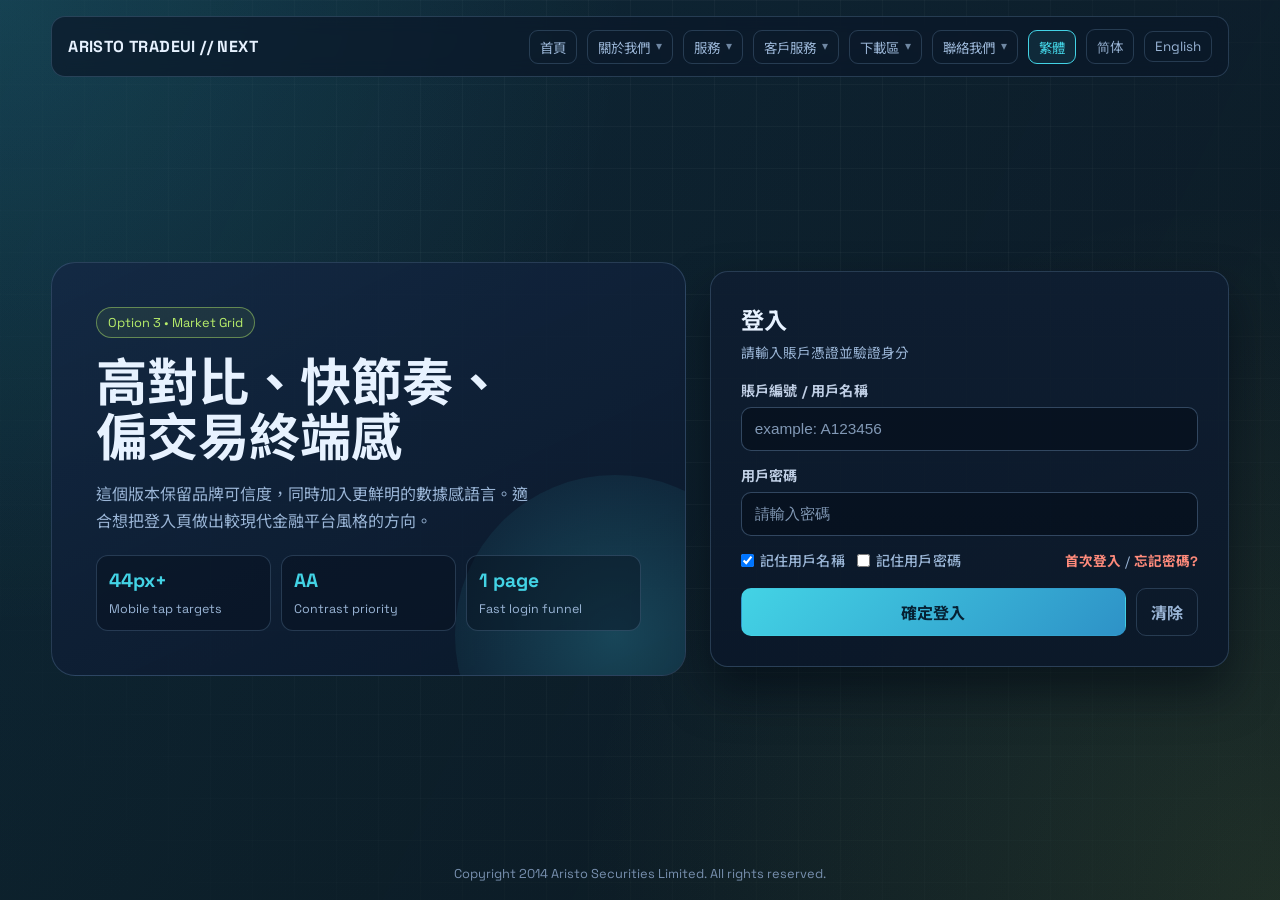
<file: docs/tradeui/design3/index.html>
﻿<!doctype html>
<html lang="zh-Hant">
<head>
  <meta charset="UTF-8" />
  <meta name="viewport" content="width=device-width, initial-scale=1.0" />
  <title>TradeUI Login Redesign - Option 3</title>
  <link rel="preconnect" href="https://fonts.googleapis.com" />
  <link rel="preconnect" href="https://fonts.gstatic.com" crossorigin />
  <link href="https://fonts.googleapis.com/css2?family=Space+Grotesk:wght@400;500;700&family=Noto+Sans+TC:wght@400;500;700&display=swap" rel="stylesheet" />
  <style>
    :root {
      --night: #07111d;
      --panel: #0f1e31;
      --panel-soft: #142844;
      --line: rgba(130, 170, 214, 0.24);
      --text: #e7f2ff;
      --muted: #9ab5d6;
      --cyan: #43d3e5;
      --lime: #b9ef6b;
      --danger: #ff8b7c;
      --radius: 18px;
    }

    * {
      box-sizing: border-box;
      margin: 0;
      padding: 0;
    }

    body {
      min-height: 100vh;
      font-family: "Space Grotesk", "Noto Sans TC", sans-serif;
      color: var(--text);
      background:
        radial-gradient(circle at 0% 0%, rgba(67, 211, 229, 0.15) 0%, transparent 40%),
        radial-gradient(circle at 100% 100%, rgba(185, 239, 107, 0.11) 0%, transparent 45%),
        linear-gradient(180deg, #081525 0%, var(--night) 100%);
      display: grid;
      grid-template-rows: auto 1fr auto;
      overflow-x: hidden;
    }

    body::before,
    body::after {
      content: "";
      position: fixed;
      inset: 0;
      pointer-events: none;
    }

    body::before {
      background-image: linear-gradient(rgba(255, 255, 255, 0.03) 1px, transparent 1px), linear-gradient(90deg, rgba(255, 255, 255, 0.03) 1px, transparent 1px);
      background-size: 42px 42px;
      mask-image: radial-gradient(circle at 55% 35%, black 35%, transparent 95%);
      z-index: -2;
    }

    body::after {
      background: linear-gradient(115deg, rgba(67, 211, 229, 0.1), rgba(185, 239, 107, 0.03));
      z-index: -3;
    }

    .top {
      position: relative;
      z-index: 20;
      width: min(1180px, 92vw);
      margin: 16px auto 0;
      border: 1px solid var(--line);
      border-radius: 14px;
      background: rgba(11, 24, 41, 0.7);
      backdrop-filter: blur(8px);
      padding: 12px 16px;
      display: flex;
      justify-content: space-between;
      align-items: center;
      gap: 12px;
    }

    .brand {
      display: flex;
      align-items: center;
      gap: 10px;
      font-weight: 700;
      letter-spacing: 0.4px;
      font-size: 1rem;
    }

    .top nav {
      display: flex;
      gap: 6px;
      flex-wrap: wrap;
      align-items: center;
    }

    .menu-item {
      position: relative;
    }

    .top button,
    .menu-item > a {
      border: 1px solid var(--line);
      background: transparent;
      color: var(--muted);
      border-radius: 9px;
      padding: 6px 10px;
      font: inherit;
      font-size: 0.84rem;
      cursor: pointer;
      transition: 0.2s ease;
      text-decoration: none;
      display: inline-flex;
      align-items: center;
      gap: 6px;
    }

    .menu-item > a::after {
      content: "▾";
      font-size: 0.72rem;
      line-height: 1;
      opacity: 0.7;
    }

    .menu-item.no-dropdown > a::after {
      content: none;
    }

    .top button.active,
    .top button:hover,
    .menu-item > a:hover,
    .menu-item:focus-within > a {
      border-color: var(--cyan);
      color: var(--cyan);
      background: rgba(67, 211, 229, 0.09);
    }

    .submenu {
      position: absolute;
      top: calc(100% + 8px);
      left: 0;
      min-width: 220px;
      padding: 8px;
      border: 1px solid var(--line);
      border-radius: 16px;
      background: rgba(11, 24, 41, 0.96);
      box-shadow: 0 16px 30px rgba(2, 8, 17, 0.45);
      display: none;
      z-index: 100;
    }

    .menu-item:hover .submenu,
    .menu-item:focus-within .submenu {
      display: grid;
      gap: 4px;
    }

    .submenu a {
      text-decoration: none;
      color: var(--text);
      font-size: 0.8rem;
      font-weight: 600;
      padding: 9px 10px;
      border-radius: 12px;
      transition: 0.2s ease;
    }

    .submenu a:hover {
      background: rgba(67, 211, 229, 0.09);
      color: #fff;
    }

    .top strong {
      letter-spacing: 0.4px;
      font-size: 1rem;
    }

    .top nav {
      display: flex;
      gap: 10px;
      flex-wrap: wrap;
    }

    .top button {
      border: 1px solid var(--line);
      background: transparent;
      color: var(--muted);
      border-radius: 9px;
      padding: 6px 10px;
      font: inherit;
      font-size: 0.84rem;
      cursor: pointer;
      transition: 0.2s ease;
    }

    .top button.active,
    .top button:hover {
      border-color: var(--cyan);
      color: var(--cyan);
      background: rgba(67, 211, 229, 0.09);
    }

    .shell {
      width: min(1180px, 92vw);
      margin: 24px auto;
      display: grid;
      grid-template-columns: 1.1fr 0.9fr;
      gap: 24px;
      align-items: center;
      flex: 1;
    }

    .intro {
      border: 1px solid var(--line);
      border-radius: 24px;
      background: linear-gradient(155deg, rgba(20, 40, 68, 0.86), rgba(10, 24, 42, 0.95));
      padding: clamp(22px, 4vw, 44px);
      position: relative;
      overflow: hidden;
    }

    .intro::after {
      content: "";
      position: absolute;
      width: 320px;
      height: 320px;
      border-radius: 50%;
      right: -90px;
      bottom: -120px;
      background: radial-gradient(circle, rgba(67, 211, 229, 0.24), rgba(67, 211, 229, 0));
      pointer-events: none;
    }

    .chip {
      display: inline-block;
      border: 1px solid rgba(185, 239, 107, 0.45);
      color: var(--lime);
      border-radius: 999px;
      padding: 6px 11px;
      font-size: 0.8rem;
      margin-bottom: 18px;
      background: rgba(185, 239, 107, 0.08);
    }

    .intro h1 {
      font-size: clamp(2rem, 4vw, 3.2rem);
      line-height: 1.08;
      margin-bottom: 14px;
      max-width: 13ch;
    }

    .intro p {
      max-width: 44ch;
      color: var(--muted);
      line-height: 1.7;
      margin-bottom: 20px;
    }

    .stats {
      display: grid;
      grid-template-columns: repeat(3, minmax(0, 1fr));
      gap: 10px;
      position: relative;
      z-index: 1;
    }

    .stat {
      border: 1px solid var(--line);
      border-radius: 12px;
      padding: 12px;
      background: rgba(8, 17, 29, 0.45);
    }

    .stat b {
      display: block;
      color: var(--cyan);
      font-size: 1.2rem;
      margin-bottom: 4px;
    }

    .stat span {
      color: var(--muted);
      font-size: 0.78rem;
    }

    .card {
      border: 1px solid var(--line);
      border-radius: var(--radius);
      background: linear-gradient(180deg, rgba(15, 30, 49, 0.95), rgba(11, 24, 41, 0.95));
      box-shadow: 0 24px 45px rgba(2, 8, 17, 0.55);
      padding: clamp(20px, 3vw, 30px);
      animation: pulseIn 600ms ease-out;
    }

    .card h2 {
      margin-bottom: 6px;
      font-size: 1.45rem;
      letter-spacing: 0.2px;
    }

    .hint {
      color: var(--muted);
      margin-bottom: 18px;
      font-size: 0.86rem;
    }

    .field {
      margin-bottom: 14px;
    }

    label {
      display: block;
      margin-bottom: 7px;
      font-size: 0.88rem;
      color: #bfcee4;
      font-weight: 700;
      letter-spacing: 0.2px;
    }

    input[type="text"],
    input[type="password"] {
      width: 100%;
      border: 1px solid rgba(130, 170, 214, 0.35);
      background: rgba(6, 15, 27, 0.64);
      border-radius: 10px;
      color: var(--text);
      padding: 12px 13px;
      font-size: 0.96rem;
      transition: 0.2s ease;
    }

    input::placeholder {
      color: #8198b5;
    }

    input:focus {
      outline: none;
      border-color: var(--cyan);
      box-shadow: 0 0 0 3px rgba(67, 211, 229, 0.18);
    }

    .opts {
      display: flex;
      justify-content: space-between;
      align-items: center;
      gap: 8px;
      flex-wrap: wrap;
      margin: 8px 0 18px;
      font-size: 0.85rem;
      color: var(--muted);
    }

    .opts .keep {
      display: flex;
      gap: 12px;
      flex-wrap: wrap;
    }

    .opts label {
      margin: 0;
      font-weight: 500;
      display: inline-flex;
      align-items: center;
      gap: 6px;
      color: var(--muted);
      cursor: pointer;
    }

    .opts a {
      color: var(--danger);
      text-decoration: none;
      font-weight: 700;
    }

    .opts a:hover {
      text-decoration: underline;
    }

    .actions {
      display: flex;
      gap: 10px;
    }

    .btn {
      border: 1px solid transparent;
      border-radius: 10px;
      padding: 11px 14px;
      cursor: pointer;
      font: inherit;
      font-weight: 700;
      transition: 0.2s ease;
    }

    .btn.primary {
      flex: 1;
      background: linear-gradient(135deg, var(--cyan), #2e92c7);
      color: #062032;
    }

    .btn.primary:hover {
      filter: brightness(1.06);
    }

    .btn.secondary {
      border-color: var(--line);
      color: var(--muted);
      background: transparent;
    }

    .btn.secondary:hover {
      border-color: var(--lime);
      color: var(--lime);
      background: rgba(185, 239, 107, 0.08);
    }

    footer {
      text-align: center;
      color: #7890af;
      font-size: 0.8rem;
      padding: 4px 16px 18px;
    }

    @keyframes pulseIn {
      from {
        opacity: 0;
        transform: translateY(14px) scale(0.985);
      }
      to {
        opacity: 1;
        transform: translateY(0) scale(1);
      }
    }

    @media (max-width: 1024px) {
      .shell {
        grid-template-columns: 1fr;
      }

      .stats {
        grid-template-columns: repeat(3, minmax(0, 1fr));
      }
    }

    @media (max-width: 768px) {
      .top {
        padding: 10px 12px;
        border-radius: 12px;
        flex-direction: column;
        align-items: flex-start;
      }

      .top nav {
        width: 100%;
      }

      .menu-item {
        width: 100%;
      }

      .menu-item > a,
      .top button {
        width: 100%;
        justify-content: space-between;
      }

      .submenu {
        position: static;
        min-width: 100%;
        margin-top: 6px;
      }

      .stats {
        grid-template-columns: 1fr;
      }

      .actions {
        flex-direction: column;
      }

      .btn {
        width: 100%;
      }

      .opts {
        flex-direction: column;
        align-items: flex-start;
      }
    }
  </style>
</head>
<body>
    <header class="top" aria-label="主選單">
    <div class="brand">ARISTO TRADEUI // NEXT</div>
    <nav aria-label="主要導覽">
      <div class="menu-item no-dropdown"><a href="#">首頁</a></div>
      <div class="menu-item">
        <a href="#">關於我們</a>
        <div class="submenu" role="menu" aria-label="關於我們子選單">
          <a href="#">關於我們</a>
          <a href="#">網上交易平台</a>
          <a href="#">手機應用程式</a>
          <a href="#">收費及佣金</a>
        </div>
      </div>
      <div class="menu-item">
        <a href="#">服務</a>
        <div class="submenu" role="menu" aria-label="服務子選單">
          <a href="#">即時報價</a>
          <a href="#">新股認購申請</a>
          <a href="#">證劵交易</a>
          <a href="#">月供股票</a>
          <a href="#">新股暗盤交易</a>
          <a href="#">滬港通及深港通</a>
          <a href="#">Aristo 炒輪王</a>
          <a href="#">揀輪神器</a>
        </div>
      </div>
      <div class="menu-item">
        <a href="#">客戶服務</a>
        <div class="submenu" role="menu" aria-label="客戶服務子選單">
          <a href="#">賬戶提存</a>
          <a href="#">開設戶口</a>
          <a href="#">常見問題</a>
          <a href="#">影片教學</a>
        </div>
      </div>
      <div class="menu-item">
        <a href="#">下載區</a>
        <div class="submenu" role="menu" aria-label="下載區子選單">
          <a href="#">下載區</a>
        </div>
      </div>
      <div class="menu-item">
        <a href="#">聯絡我們</a>
        <div class="submenu" role="menu" aria-label="聯絡我們子選單">
          <a href="#">聯絡我們</a>
          <a href="#">人才招聘</a>
        </div>
      </div>
      <button class="active" type="button">繁體</button>
      <button type="button">简体</button>
      <button type="button">English</button>
    </nav>
  </header>

  <main class="shell">
    <section class="intro">
      <span class="chip">Option 3 • Market Grid</span>
      <h1>高對比、快節奏、偏交易終端感</h1>
      <p>這個版本保留品牌可信度，同時加入更鮮明的數據感語言。適合想把登入頁做出較現代金融平台風格的方向。</p>
      <div class="stats">
        <div class="stat">
          <b>44px+</b>
          <span>Mobile tap targets</span>
        </div>
        <div class="stat">
          <b>AA</b>
          <span>Contrast priority</span>
        </div>
        <div class="stat">
          <b>1 page</b>
          <span>Fast login funnel</span>
        </div>
      </div>
    </section>

    <section class="card" aria-label="登入表單">
      <h2>登入</h2>
      <p class="hint">請輸入賬戶憑證並驗證身分</p>
      <form>
        <div class="field">
          <label for="username3">賬戶編號 / 用戶名稱</label>
          <input id="username3" type="text" autocomplete="username" placeholder="example: A123456" />
        </div>

        <div class="field">
          <label for="password3">用戶密碼</label>
          <input id="password3" type="password" autocomplete="current-password" placeholder="請輸入密碼" />
        </div>

        <div class="opts">
          <div class="keep">
            <label><input type="checkbox" checked /> 記住用戶名稱</label>
            <label><input type="checkbox" /> 記住用戶密碼</label>
          </div>
          <div>
            <a href="#">首次登入</a>
            <span> / </span>
            <a href="#">忘記密碼?</a>
          </div>
        </div>

        <div class="actions">
          <button class="btn primary" type="submit">確定登入</button>
          <button class="btn secondary" type="button">清除</button>
        </div>
      </form>
    </section>
  </main>

  <footer>
    Copyright 2014 Aristo Securities Limited. All rights reserved.
  </footer>
</body>
</html>
</file>
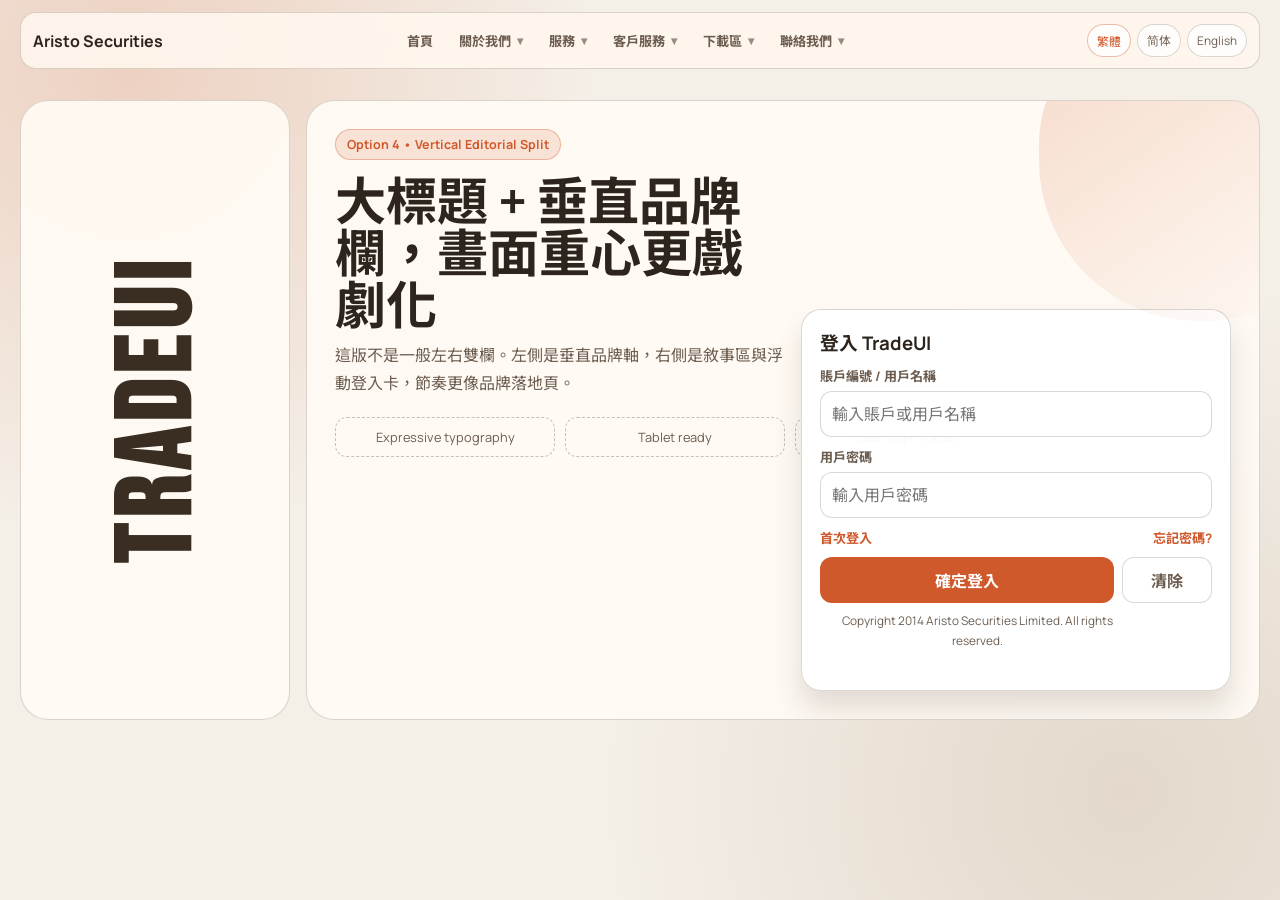
<file: docs/tradeui/design4/index.html>
﻿<!doctype html>
<html lang="zh-Hant">
<head>
  <meta charset="UTF-8" />
  <meta name="viewport" content="width=device-width, initial-scale=1.0" />
  <title>TradeUI Login Redesign - Option 4</title>
  <link rel="preconnect" href="https://fonts.googleapis.com" />
  <link rel="preconnect" href="https://fonts.gstatic.com" crossorigin />
  <link href="https://fonts.googleapis.com/css2?family=Bebas+Neue&family=Manrope:wght@400;500;700&family=Noto+Sans+TC:wght@400;500;700&display=swap" rel="stylesheet" />
  <style>
    :root{--bg:#f4efe7;--ink:#2c241d;--muted:#6c5d50;--line:rgba(77,58,40,.2);--accent:#d0592c;--accent-soft:rgba(208,89,44,.14);--card:rgba(255,251,245,.92)}
    *{box-sizing:border-box;margin:0;padding:0}
    body{min-height:100vh;font-family:"Manrope","Noto Sans TC",sans-serif;color:var(--ink);background:radial-gradient(circle at 10% 8%,rgba(208,89,44,.2),transparent 33%),radial-gradient(circle at 88% 88%,rgba(137,96,58,.16),transparent 38%),var(--bg);padding:16px}
    .site-header{position:fixed;top:12px;left:50%;transform:translateX(-50%);width:min(1240px,calc(100vw - 24px));z-index:40;border:1px solid var(--line);border-radius:16px;padding:10px 12px;background:rgba(255,247,238,.9);backdrop-filter:blur(8px);display:flex;align-items:center;gap:10px;flex-wrap:wrap}
    .brand{font-weight:700;white-space:nowrap}.menu{flex:1 1 auto;display:flex;gap:6px;flex-wrap:wrap;justify-content:center}.menu-item{position:relative}
    .menu-item>a{text-decoration:none;color:var(--muted);font-size:.82rem;font-weight:700;padding:8px 10px;border-radius:999px;display:inline-flex;align-items:center;gap:6px}
    .menu-item>a::after{content:"▾";font-size:.72rem;opacity:.7}.menu-item.no-dropdown>a::after{content:none}.menu-item>a:hover,.menu-item:focus-within>a{background:var(--accent-soft);color:var(--accent)}
    .submenu{position:absolute;top:calc(100% + 8px);left:0;min-width:220px;padding:8px;border:1px solid var(--line);border-radius:14px;background:rgba(255,252,248,.98);box-shadow:0 14px 24px rgba(64,45,30,.16);display:none;gap:4px;z-index:100}
    .menu-item:hover .submenu,.menu-item:focus-within .submenu{display:grid}.submenu a{text-decoration:none;color:var(--ink);font-size:.8rem;font-weight:600;border-radius:10px;padding:8px 10px}.submenu a:hover{background:var(--accent-soft);color:var(--accent)}
    .lang{margin-left:auto;display:inline-flex;gap:6px}.lang button{border:1px solid var(--line);background:rgba(255,255,255,.78);color:var(--muted);border-radius:999px;padding:6px 9px;font:inherit;font-size:.74rem;cursor:pointer}.lang button.active,.lang button:hover{color:var(--accent);border-color:rgba(208,89,44,.4)}
    .canvas{width:min(1240px,100%);margin:84px auto 0;display:grid;grid-template-columns:270px 1fr;gap:16px}
    .rail{border:1px solid var(--line);border-radius:28px;background:var(--card);min-height:620px;padding:16px;display:grid;place-items:center;overflow:hidden}
    .rail h1{font-family:"Bebas Neue",sans-serif;font-size:clamp(3rem,10vw,6.5rem);letter-spacing:.06em;writing-mode:vertical-rl;transform:rotate(180deg);color:#3a2d21;text-align:center}
    .scene{border:1px solid var(--line);border-radius:28px;background:var(--card);padding:28px;position:relative;min-height:620px;overflow:hidden}
    .scene::after{content:"";position:absolute;width:300px;height:300px;right:-80px;top:-80px;border-radius:42% 58% 45% 55%;background:linear-gradient(145deg,rgba(208,89,44,.2),rgba(208,89,44,0));pointer-events:none}
    .kicker{display:inline-block;border:1px solid rgba(208,89,44,.35);background:var(--accent-soft);color:var(--accent);border-radius:999px;padding:6px 11px;font-size:.78rem;font-weight:700;margin-bottom:14px}
    .scene h2{font-size:clamp(1.8rem,4vw,3.2rem);line-height:1.02;max-width:13ch;margin-bottom:10px}.scene p{max-width:45ch;color:var(--muted);line-height:1.75;margin-bottom:20px}
    .stats{display:grid;grid-template-columns:repeat(3,minmax(0,1fr));gap:10px;max-width:680px}.stats div{border:1px dashed rgba(77,58,40,.3);border-radius:12px;padding:10px;font-size:.8rem;color:var(--muted);text-align:center}
    .login-card{position:absolute;right:28px;bottom:28px;width:min(430px,calc(100% - 56px));border:1px solid var(--line);border-radius:20px;background:rgba(255,255,255,.96);padding:18px;box-shadow:0 18px 28px rgba(65,44,28,.14)}
    .login-card h3{margin-bottom:10px}.field{margin-bottom:10px}label{display:block;margin-bottom:6px;font-size:.82rem;font-weight:700;color:var(--muted)}
    input{width:100%;border:1px solid var(--line);border-radius:12px;background:#fff;padding:11px;font:inherit;color:var(--ink)}input:focus{outline:none;border-color:rgba(208,89,44,.5);box-shadow:0 0 0 3px rgba(208,89,44,.14)}
    .links{display:flex;justify-content:space-between;gap:8px;flex-wrap:wrap;margin-bottom:10px}.links a{color:var(--accent);text-decoration:none;font-size:.82rem;font-weight:700}.links a:hover{text-decoration:underline}
    .actions{display:grid;grid-template-columns:1fr auto;gap:8px;margin-bottom:8px}.btn{border:1px solid transparent;border-radius:12px;padding:10px 12px;font:inherit;font-weight:700;cursor:pointer}.btn.primary{background:var(--accent);color:#fff}.btn.secondary{background:#fff;border-color:var(--line);color:var(--muted);min-width:90px}
    .copy{font-size:.74rem;color:#836b57;text-align:center}
    @media (max-width:960px){.canvas{grid-template-columns:1fr;margin-top:132px}.rail{min-height:140px}.rail h1{writing-mode:horizontal-tb;transform:none;font-size:clamp(2.2rem,12vw,4rem)}.scene{min-height:auto;padding-bottom:24px}.login-card{position:static;width:100%;margin-top:16px}.stats{grid-template-columns:1fr}.menu{justify-content:flex-start}.menu-item{width:100%}.menu-item>a{width:100%;justify-content:space-between}.submenu{position:static;min-width:100%}.lang{width:100%;margin-left:0}.actions{grid-template-columns:1fr}.btn.secondary{min-width:0}}
  </style>
</head>
<body>
  <header class="site-header" aria-label="主選單">
    <div class="brand">Aristo Securities</div>
    <nav class="menu" aria-label="主要導覽">
      <div class="menu-item no-dropdown"><a href="#">首頁</a></div>
      <div class="menu-item"><a href="#">關於我們</a><div class="submenu"><a href="#">關於我們</a><a href="#">網上交易平台</a><a href="#">手機應用程式</a><a href="#">收費及佣金</a></div></div>
      <div class="menu-item"><a href="#">服務</a><div class="submenu"><a href="#">即時報價</a><a href="#">新股認購申請</a><a href="#">證劵交易</a><a href="#">月供股票</a><a href="#">新股暗盤交易</a><a href="#">滬港通及深港通</a><a href="#">Aristo 炒輪王</a><a href="#">揀輪神器</a></div></div>
      <div class="menu-item"><a href="#">客戶服務</a><div class="submenu"><a href="#">賬戶提存</a><a href="#">開設戶口</a><a href="#">常見問題</a><a href="#">影片教學</a></div></div>
      <div class="menu-item"><a href="#">下載區</a><div class="submenu"><a href="#">下載區</a></div></div>
      <div class="menu-item"><a href="#">聯絡我們</a><div class="submenu"><a href="#">聯絡我們</a><a href="#">人才招聘</a></div></div>
    </nav>
    <nav class="lang" aria-label="語言切換"><button class="active" type="button">繁體</button><button type="button">简体</button><button type="button">English</button></nav>
  </header>
  <main class="canvas">
    <aside class="rail"><h1>TRADEUI</h1></aside>
    <section class="scene">
      <span class="kicker">Option 4 • Vertical Editorial Split</span>
      <h2>大標題 + 垂直品牌欄，畫面重心更戲劇化</h2>
      <p>這版不是一般左右雙欄。左側是垂直品牌軸，右側是敘事區與浮動登入卡，節奏更像品牌落地頁。</p>
      <div class="stats"><div>Expressive typography</div><div>Tablet ready</div><div>Clear login focus</div></div>
      <section class="login-card" aria-label="登入表單">
        <h3>登入 TradeUI</h3>
        <form>
          <div class="field"><label for="username4">賬戶編號 / 用戶名稱</label><input id="username4" type="text" autocomplete="username" placeholder="輸入賬戶或用戶名稱" /></div>
          <div class="field"><label for="password4">用戶密碼</label><input id="password4" type="password" autocomplete="current-password" placeholder="輸入用戶密碼" /></div>
          <div class="links"><a href="#">首次登入</a><a href="#">忘記密碼?</a></div>
          <div class="actions"><button class="btn primary" type="submit">確定登入</button><button class="btn secondary" type="button">清除</button></div>
        </form>
        <p class="copy">Copyright 2014 Aristo Securities Limited. All rights reserved.</p>
      </section>
    </section>
  </main>
</body>
</html>
</file>
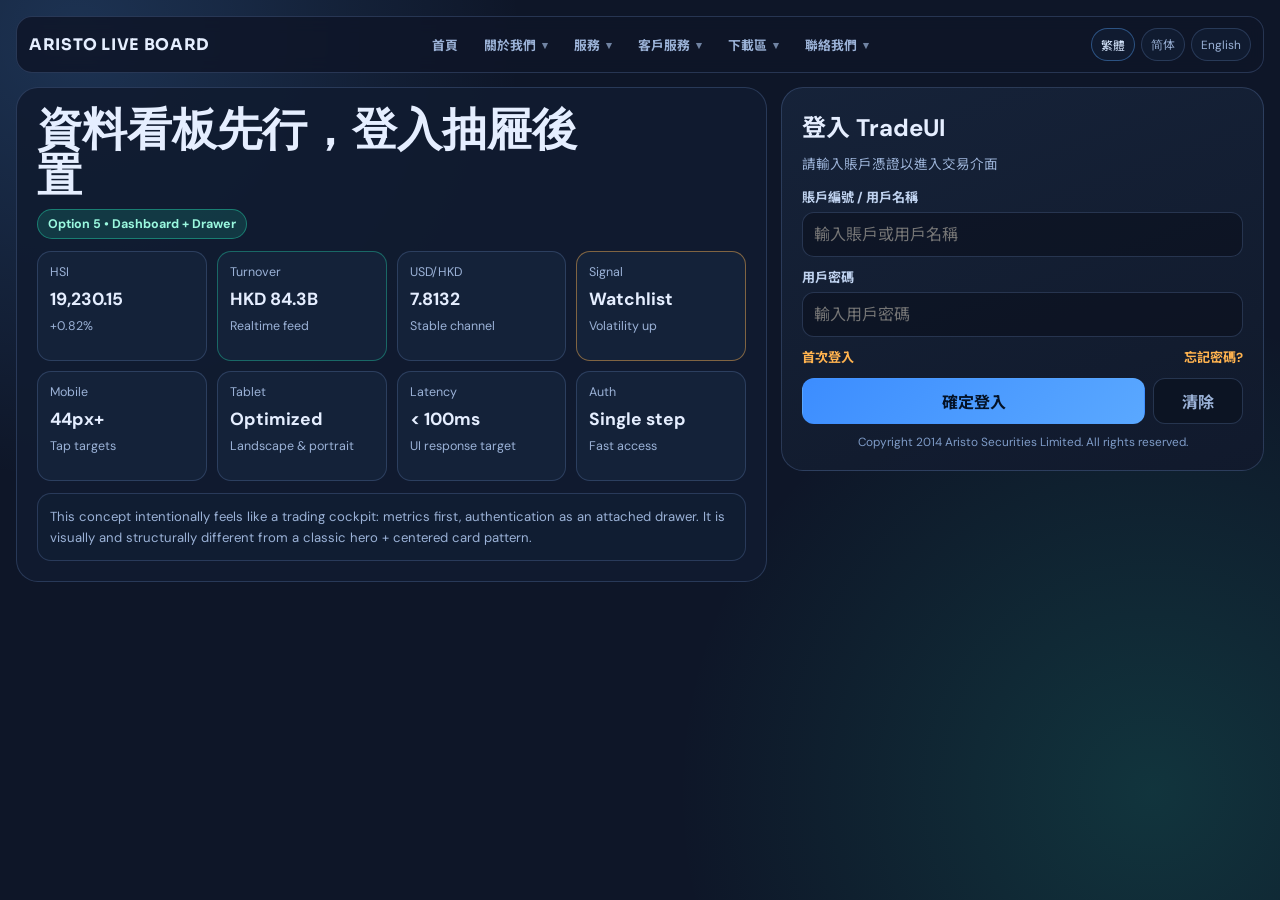
<file: docs/tradeui/design5/index.html>
﻿<!doctype html>
<html lang="zh-Hant">
<head>
  <meta charset="UTF-8" />
  <meta name="viewport" content="width=device-width, initial-scale=1.0" />
  <title>TradeUI Login Redesign - Option 5</title>
  <link rel="preconnect" href="https://fonts.googleapis.com" />
  <link rel="preconnect" href="https://fonts.gstatic.com" crossorigin />
  <link href="https://fonts.googleapis.com/css2?family=Sora:wght@500;700&family=DM+Sans:wght@400;500;700&family=Noto+Sans+TC:wght@400;500;700&display=swap" rel="stylesheet" />
  <style>
    :root{--bg:#0e1628;--line:rgba(120,154,215,.24);--ink:#e5eeff;--muted:#9bb2d7;--blue:#58a6ff;--mint:#22d3aa;--amber:#ffb34f}
    *{box-sizing:border-box;margin:0;padding:0}
    body{min-height:100vh;font-family:"DM Sans","Noto Sans TC",sans-serif;color:var(--ink);background:radial-gradient(circle at 6% 4%,rgba(88,166,255,.2),transparent 30%),radial-gradient(circle at 90% 88%,rgba(34,211,170,.16),transparent 34%),var(--bg);padding:16px}
    .site-header{width:min(1280px,100%);margin:0 auto;border:1px solid var(--line);border-radius:16px;background:rgba(14,22,40,.86);backdrop-filter:blur(8px);padding:10px 12px;display:flex;align-items:center;gap:10px;flex-wrap:wrap;position:sticky;top:10px;z-index:30}
    .brand{font-family:"Sora",sans-serif;font-weight:700;letter-spacing:.04em;white-space:nowrap}
    .menu{flex:1 1 auto;display:flex;gap:6px;flex-wrap:wrap;justify-content:center}.menu-item{position:relative}
    .menu-item>a{text-decoration:none;color:var(--muted);font-size:.8rem;font-weight:700;padding:8px 10px;border-radius:999px;display:inline-flex;align-items:center;gap:6px}
    .menu-item>a::after{content:"▾";font-size:.7rem;opacity:.7}.menu-item.no-dropdown>a::after{content:none}.menu-item>a:hover,.menu-item:focus-within>a{background:rgba(88,166,255,.16);color:#d8e8ff}
    .submenu{position:absolute;top:calc(100% + 8px);left:0;min-width:220px;padding:8px;border:1px solid var(--line);border-radius:14px;background:rgba(21,33,57,.98);box-shadow:0 16px 26px rgba(5,10,20,.44);display:none;gap:4px;z-index:80}
    .menu-item:hover .submenu,.menu-item:focus-within .submenu{display:grid}.submenu a{text-decoration:none;color:var(--ink);font-size:.8rem;font-weight:600;border-radius:10px;padding:8px 10px}.submenu a:hover{background:rgba(34,211,170,.16);color:#b8ffeb}
    .lang{margin-left:auto;display:inline-flex;gap:6px}.lang button{border:1px solid var(--line);border-radius:999px;background:rgba(17,29,50,.9);color:var(--muted);padding:6px 9px;font:inherit;font-size:.74rem;cursor:pointer}.lang button.active,.lang button:hover{color:#d8e8ff;border-color:rgba(88,166,255,.4)}
    .shell{width:min(1280px,100%);margin:14px auto 0;display:grid;grid-template-columns:1.4fr .9fr;gap:14px;align-items:start}
    .board{border:1px solid var(--line);border-radius:22px;background:rgba(17,28,48,.92);padding:20px;display:grid;gap:12px}
    .headline{display:flex;justify-content:space-between;gap:10px;flex-wrap:wrap;align-items:baseline}
    .headline h1{font-family:"Sora",sans-serif;font-size:clamp(1.7rem,4vw,2.8rem);line-height:1.02;max-width:16ch}
    .pulse{border:1px solid rgba(34,211,170,.45);color:#9af8df;background:rgba(34,211,170,.16);border-radius:999px;padding:6px 10px;font-size:.78rem;font-weight:700;white-space:nowrap;width:fit-content}
    .tiles{display:grid;grid-template-columns:repeat(4,minmax(0,1fr));gap:10px}
    .tile{border:1px solid var(--line);border-radius:14px;background:rgba(21,35,58,.98);padding:12px;min-height:110px;display:grid;gap:8px;align-content:start}
    .tile b{font-size:1.1rem}.tile span{color:var(--muted);font-size:.78rem}.tile.green{border-color:rgba(34,211,170,.4)}.tile.amber{border-color:rgba(255,179,79,.46)}
    .mini-feed{border:1px solid var(--line);border-radius:14px;background:rgba(17,30,50,.96);padding:12px;color:var(--muted);font-size:.82rem;line-height:1.6}
    .auth-drawer{border:1px solid var(--line);border-radius:22px;background:linear-gradient(160deg,rgba(22,35,58,.98),rgba(17,26,44,.98));padding:20px;position:sticky;top:84px}
    .auth-drawer h2{margin-bottom:10px}.hint{color:var(--muted);font-size:.85rem;margin-bottom:14px}.field{margin-bottom:10px}
    label{display:block;margin-bottom:6px;font-size:.82rem;font-weight:700;color:#c0d3f0}
    input{width:100%;border:1px solid var(--line);border-radius:12px;background:rgba(8,13,24,.5);color:var(--ink);padding:11px;font:inherit}input:focus{outline:none;border-color:rgba(88,166,255,.5);box-shadow:0 0 0 3px rgba(88,166,255,.16)}
    .links{display:flex;justify-content:space-between;gap:8px;flex-wrap:wrap;margin-bottom:12px}.links a{color:var(--amber);text-decoration:none;font-size:.82rem;font-weight:700}.links a:hover{text-decoration:underline}
    .actions{display:grid;grid-template-columns:1fr auto;gap:8px;margin-bottom:10px}.btn{border:1px solid transparent;border-radius:12px;padding:10px 12px;font:inherit;font-weight:700;cursor:pointer}.btn.primary{background:linear-gradient(135deg,#3c8dff,#5aa8ff);color:#041226}.btn.secondary{background:rgba(13,21,35,.9);color:var(--muted);border-color:var(--line);min-width:90px}
    .copy{font-size:.74rem;color:#7e9bc7;text-align:center}
    @media (max-width:1020px){.shell{grid-template-columns:1fr}.auth-drawer{position:static}.tiles{grid-template-columns:repeat(2,minmax(0,1fr))}.menu{justify-content:flex-start}.menu-item{width:100%}.menu-item>a{width:100%;justify-content:space-between}.submenu{position:static;min-width:100%}.lang{width:100%;margin-left:0}.actions{grid-template-columns:1fr}.btn.secondary{min-width:0}}
  </style>
</head>
<body>
  <header class="site-header" aria-label="主選單">
    <div class="brand">ARISTO LIVE BOARD</div>
    <nav class="menu" aria-label="主要導覽">
      <div class="menu-item no-dropdown"><a href="#">首頁</a></div>
      <div class="menu-item"><a href="#">關於我們</a><div class="submenu"><a href="#">關於我們</a><a href="#">網上交易平台</a><a href="#">手機應用程式</a><a href="#">收費及佣金</a></div></div>
      <div class="menu-item"><a href="#">服務</a><div class="submenu"><a href="#">即時報價</a><a href="#">新股認購申請</a><a href="#">證劵交易</a><a href="#">月供股票</a><a href="#">新股暗盤交易</a><a href="#">滬港通及深港通</a><a href="#">Aristo 炒輪王</a><a href="#">揀輪神器</a></div></div>
      <div class="menu-item"><a href="#">客戶服務</a><div class="submenu"><a href="#">賬戶提存</a><a href="#">開設戶口</a><a href="#">常見問題</a><a href="#">影片教學</a></div></div>
      <div class="menu-item"><a href="#">下載區</a><div class="submenu"><a href="#">下載區</a></div></div>
      <div class="menu-item"><a href="#">聯絡我們</a><div class="submenu"><a href="#">聯絡我們</a><a href="#">人才招聘</a></div></div>
    </nav>
    <nav class="lang" aria-label="語言切換"><button class="active" type="button">繁體</button><button type="button">简体</button><button type="button">English</button></nav>
  </header>
  <main class="shell">
    <section class="board">
      <div class="headline"><h1>資料看板先行，登入抽屜後置</h1><span class="pulse">Option 5 • Dashboard + Drawer</span></div>
      <div class="tiles">
        <article class="tile"><span>HSI</span><b>19,230.15</b><span>+0.82%</span></article>
        <article class="tile green"><span>Turnover</span><b>HKD 84.3B</b><span>Realtime feed</span></article>
        <article class="tile"><span>USD/HKD</span><b>7.8132</b><span>Stable channel</span></article>
        <article class="tile amber"><span>Signal</span><b>Watchlist</b><span>Volatility up</span></article>
        <article class="tile"><span>Mobile</span><b>44px+</b><span>Tap targets</span></article>
        <article class="tile"><span>Tablet</span><b>Optimized</b><span>Landscape & portrait</span></article>
        <article class="tile"><span>Latency</span><b>&lt; 100ms</b><span>UI response target</span></article>
        <article class="tile"><span>Auth</span><b>Single step</b><span>Fast access</span></article>
      </div>
      <div class="mini-feed">This concept intentionally feels like a trading cockpit: metrics first, authentication as an attached drawer. It is visually and structurally different from a classic hero + centered card pattern.</div>
    </section>
    <section class="auth-drawer" aria-label="登入表單">
      <h2>登入 TradeUI</h2><p class="hint">請輸入賬戶憑證以進入交易介面</p>
      <form>
        <div class="field"><label for="username5">賬戶編號 / 用戶名稱</label><input id="username5" type="text" autocomplete="username" placeholder="輸入賬戶或用戶名稱" /></div>
        <div class="field"><label for="password5">用戶密碼</label><input id="password5" type="password" autocomplete="current-password" placeholder="輸入用戶密碼" /></div>
        <div class="links"><a href="#">首次登入</a><a href="#">忘記密碼?</a></div>
        <div class="actions"><button class="btn primary" type="submit">確定登入</button><button class="btn secondary" type="button">清除</button></div>
      </form>
      <p class="copy">Copyright 2014 Aristo Securities Limited. All rights reserved.</p>
    </section>
  </main>
</body>
</html>
</file>
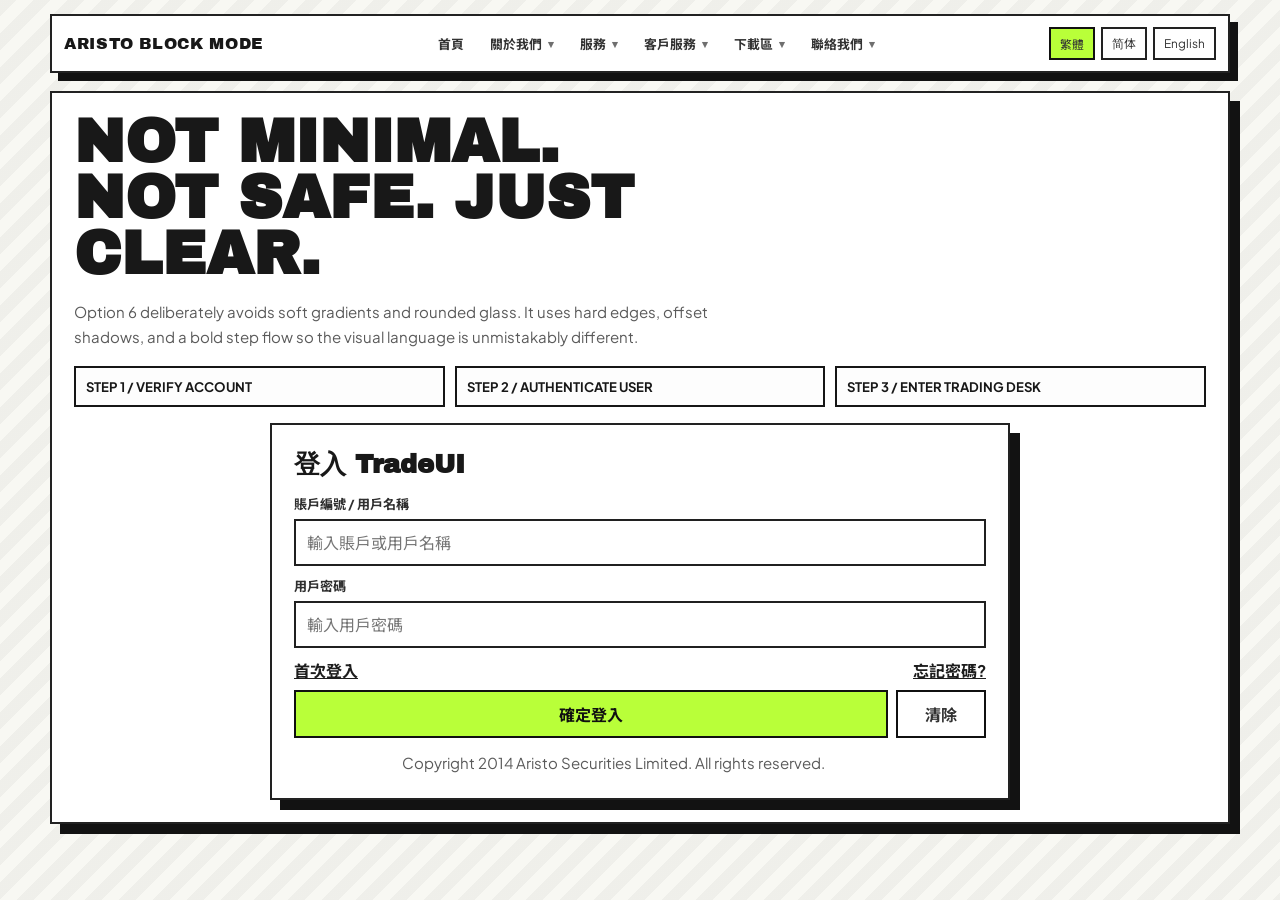
<file: docs/tradeui/design6/index.html>
﻿<!doctype html>
<html lang="zh-Hant">
<head>
  <meta charset="UTF-8" />
  <meta name="viewport" content="width=device-width, initial-scale=1.0" />
  <title>TradeUI Login Redesign - Option 6</title>
  <link rel="preconnect" href="https://fonts.googleapis.com" />
  <link rel="preconnect" href="https://fonts.gstatic.com" crossorigin />
  <link href="https://fonts.googleapis.com/css2?family=Archivo+Black&family=Plus+Jakarta+Sans:wght@400;500;700&family=Noto+Sans+TC:wght@400;500;700&display=swap" rel="stylesheet" />
  <style>
    :root{--bg:#f8f8f3;--ink:#181818;--muted:#5a5a5a;--line:#222;--card:#fff;--accent:#b9ff39;--accent-dark:#6ca90a}
    *{box-sizing:border-box;margin:0;padding:0}
    body{min-height:100vh;font-family:"Plus Jakarta Sans","Noto Sans TC",sans-serif;color:var(--ink);background:repeating-linear-gradient(135deg,rgba(24,24,24,.04) 0 12px,rgba(24,24,24,0) 12px 24px),var(--bg);padding:14px}
    .site-header{width:min(1180px,100%);margin:0 auto;border:2px solid var(--line);border-radius:0;background:#fff;padding:10px 12px;display:flex;align-items:center;gap:10px;flex-wrap:wrap;position:sticky;top:10px;z-index:30;box-shadow:8px 8px 0 #121212}
    .brand{font-family:"Archivo Black",sans-serif;letter-spacing:.04em;white-space:nowrap}
    .menu{flex:1 1 auto;display:flex;gap:6px;flex-wrap:wrap;justify-content:center}.menu-item{position:relative}
    .menu-item>a{text-decoration:none;color:#333;font-size:.8rem;font-weight:700;border:1px solid transparent;padding:7px 9px;display:inline-flex;align-items:center;gap:6px}
    .menu-item>a::after{content:"▾";font-size:.7rem;opacity:.7}.menu-item.no-dropdown>a::after{content:none}.menu-item>a:hover,.menu-item:focus-within>a{border-color:#1d1d1d;background:#f3f3f3}
    .submenu{position:absolute;top:calc(100% + 6px);left:0;min-width:220px;padding:8px;border:2px solid var(--line);background:#fff;box-shadow:6px 6px 0 #121212;display:none;gap:4px;z-index:80}
    .menu-item:hover .submenu,.menu-item:focus-within .submenu{display:grid}.submenu a{text-decoration:none;color:#232323;font-size:.8rem;font-weight:600;padding:8px 10px;border:1px solid transparent}.submenu a:hover{border-color:#232323;background:#f7f7f7}
    .lang{margin-left:auto;display:inline-flex;gap:6px}.lang button{border:2px solid var(--line);background:#fff;color:#333;padding:5px 9px;font:inherit;font-size:.74rem;cursor:pointer}.lang button.active,.lang button:hover{background:var(--accent);border-color:#111}
    .hero{width:min(1180px,100%);margin:18px auto 0;border:2px solid var(--line);box-shadow:10px 10px 0 #121212;background:#fff;padding:22px;display:grid;gap:16px}
    .hero h1{font-family:"Archivo Black",sans-serif;font-size:clamp(2rem,6vw,3.8rem);line-height:.92;max-width:14ch;text-transform:uppercase}
    .hero p{color:var(--muted);max-width:58ch;line-height:1.7;font-size:.94rem}
    .flow{display:grid;grid-template-columns:repeat(3,minmax(0,1fr));gap:10px}.step{border:2px solid #161616;background:#fdfdfd;padding:10px;font-size:.82rem;font-weight:700}
    .auth{width:min(740px,100%);border:2px solid var(--line);box-shadow:10px 10px 0 #121212;background:var(--card);padding:22px;margin:0 auto;display:grid;gap:12px}
    .auth h2{font-family:"Archivo Black",sans-serif;font-size:1.6rem}.field{margin-bottom:10px}label{display:block;margin-bottom:6px;font-size:.82rem;font-weight:700;color:#2f2f2f}
    input{width:100%;border:2px solid #202020;border-radius:0;background:#fff;padding:11px;font:inherit;color:var(--ink)}input:focus{outline:none;border-color:var(--accent-dark);box-shadow:0 0 0 3px rgba(185,255,57,.36)}
    .links{display:flex;justify-content:space-between;gap:8px;flex-wrap:wrap;margin-bottom:8px}.links a{color:#1d1d1d;font-weight:700;text-decoration:underline}
    .actions{display:grid;grid-template-columns:1fr auto;gap:8px}.btn{border:2px solid #101010;border-radius:0;padding:10px 12px;font:inherit;font-weight:700;cursor:pointer}.btn.primary{background:var(--accent);color:#101010}.btn.secondary{background:#fff;color:#333;min-width:90px}
    .copy{font-size:.75rem;color:#555;text-align:center}
    @media (max-width:960px){.menu{justify-content:flex-start}.menu-item{width:100%}.menu-item>a{width:100%;justify-content:space-between}.submenu{position:static;min-width:100%;box-shadow:none}.lang{width:100%;margin-left:0}.flow{grid-template-columns:1fr}.actions{grid-template-columns:1fr}.btn.secondary{min-width:0}.site-header,.hero,.auth{box-shadow:6px 6px 0 #121212}}
  </style>
</head>
<body>
  <header class="site-header" aria-label="主選單">
    <div class="brand">ARISTO BLOCK MODE</div>
    <nav class="menu" aria-label="主要導覽">
      <div class="menu-item no-dropdown"><a href="#">首頁</a></div>
      <div class="menu-item"><a href="#">關於我們</a><div class="submenu"><a href="#">關於我們</a><a href="#">網上交易平台</a><a href="#">手機應用程式</a><a href="#">收費及佣金</a></div></div>
      <div class="menu-item"><a href="#">服務</a><div class="submenu"><a href="#">即時報價</a><a href="#">新股認購申請</a><a href="#">證劵交易</a><a href="#">月供股票</a><a href="#">新股暗盤交易</a><a href="#">滬港通及深港通</a><a href="#">Aristo 炒輪王</a><a href="#">揀輪神器</a></div></div>
      <div class="menu-item"><a href="#">客戶服務</a><div class="submenu"><a href="#">賬戶提存</a><a href="#">開設戶口</a><a href="#">常見問題</a><a href="#">影片教學</a></div></div>
      <div class="menu-item"><a href="#">下載區</a><div class="submenu"><a href="#">下載區</a></div></div>
      <div class="menu-item"><a href="#">聯絡我們</a><div class="submenu"><a href="#">聯絡我們</a><a href="#">人才招聘</a></div></div>
    </nav>
    <nav class="lang" aria-label="語言切換"><button class="active" type="button">繁體</button><button type="button">简体</button><button type="button">English</button></nav>
  </header>
  <main class="hero">
    <h1>NOT MINIMAL. NOT SAFE. JUST CLEAR.</h1>
    <p>Option 6 deliberately avoids soft gradients and rounded glass. It uses hard edges, offset shadows, and a bold step flow so the visual language is unmistakably different.</p>
    <div class="flow"><article class="step">STEP 1 / VERIFY ACCOUNT</article><article class="step">STEP 2 / AUTHENTICATE USER</article><article class="step">STEP 3 / ENTER TRADING DESK</article></div>
    <section class="auth" aria-label="登入表單">
      <h2>登入 TradeUI</h2>
      <form>
        <div class="field"><label for="username6">賬戶編號 / 用戶名稱</label><input id="username6" type="text" autocomplete="username" placeholder="輸入賬戶或用戶名稱" /></div>
        <div class="field"><label for="password6">用戶密碼</label><input id="password6" type="password" autocomplete="current-password" placeholder="輸入用戶密碼" /></div>
        <div class="links"><a href="#">首次登入</a><a href="#">忘記密碼?</a></div>
        <div class="actions"><button class="btn primary" type="submit">確定登入</button><button class="btn secondary" type="button">清除</button></div>
      </form>
      <p class="copy">Copyright 2014 Aristo Securities Limited. All rights reserved.</p>
    </section>
  </main>
</body>
</html>
</file>
<file: asec/design1/style.css>
/* ============================================
   CSS Custom Properties
   ============================================ */
:root {
  /* ── Original ASEC colour palette (lavender / purple) ── */
  --clr-primary: #7a4f9c;          /* medium purple – nav, buttons, icons   */
  --clr-primary-light: #9a6abb;    /* lighter purple – hover states          */
  --clr-primary-dark: #3d1f60;     /* dark purple – headings, logo           */
  --clr-accent: #c8a0d8;           /* soft mauve – accent elements           */
  --clr-accent-light: #e8d4f4;     /* pale lavender – accent hover           */
  --clr-bg: #f5eef8;               /* page background – pale lavender        */
  --clr-surface: #ffffff;          /* card / panel surfaces                  */
  --clr-surface-2: #ece0f4;        /* alternate surface                      */
  --clr-text: #2a1840;             /* body text – near-black with purple tint*/
  --clr-text-muted: #7a6088;       /* muted label / secondary text           */
  --clr-border: #dccce8;           /* light purple border                    */
  --clr-hero-overlay: rgba(61, 31, 96, 0.82);

  --font: 'Noto Sans TC', 'PingFang HK', 'Microsoft JhengHei', sans-serif;

  --radius-sm: 8px;
  --radius-md: 14px;
  --radius-lg: 22px;
  --radius-pill: 9999px;

  --shadow-sm: 0 2px 8px rgba(122, 79, 156, 0.08);
  --shadow-md: 0 6px 24px rgba(122, 79, 156, 0.12);
  --shadow-lg: 0 16px 48px rgba(122, 79, 156, 0.16);

  --header-h: 70px;
  --transition: 0.25s ease;
}

/* ============================================
   Reset & Base
   ============================================ */
*, *::before, *::after { box-sizing: border-box; margin: 0; padding: 0; }

html {
  scroll-behavior: smooth;
  font-size: 16px;
  -webkit-text-size-adjust: 100%;
}

body {
  font-family: var(--font);
  color: var(--clr-text);
  background: var(--clr-bg);
  line-height: 1.65;
  overflow-x: hidden;
}

img { display: block; max-width: 100%; }
a { color: inherit; text-decoration: none; }
ul { list-style: none; }
button { cursor: pointer; border: none; background: none; font-family: var(--font); }

.container {
  width: 100%;
  max-width: 1140px;
  margin-inline: auto;
  padding-inline: 20px;
}

.section { padding-block: 90px; }

/* ============================================
   Buttons
   ============================================ */
.btn {
  display: inline-flex;
  align-items: center;
  justify-content: center;
  gap: 8px;
  padding: 13px 28px;
  border-radius: var(--radius-pill);
  font-size: 0.95rem;
  font-weight: 600;
  transition: all var(--transition);
  white-space: nowrap;
}

.btn--primary {
  background: var(--clr-accent);
  color: var(--clr-primary-dark);
}
.btn--primary:hover {
  background: var(--clr-accent-light);
  transform: translateY(-2px);
  box-shadow: 0 8px 24px rgba(200, 160, 216, 0.40);
}

.btn--outline {
  background: transparent;
  color: #fff;
  border: 2px solid rgba(255,255,255,0.6);
}
.btn--outline:hover {
  background: rgba(255,255,255,0.12);
  border-color: #fff;
  transform: translateY(-2px);
}

.btn--white {
  background: #fff;
  color: var(--clr-primary);
  font-weight: 700;
}
.btn--white:hover {
  background: var(--clr-accent);
  color: var(--clr-primary-dark);
  transform: translateY(-2px);
  box-shadow: 0 8px 24px rgba(200, 160, 216, 0.35);
}

.btn--full { width: 100%; }

/* ============================================
   Section Headers
   ============================================ */
.about__badge {
  display: inline-block;
  background: rgba(122, 79, 156, 0.08);
  color: var(--clr-primary);
  font-size: 0.78rem;
  font-weight: 700;
  letter-spacing: 0.12em;
  text-transform: uppercase;
  padding: 5px 14px;
  border-radius: var(--radius-pill);
  margin-bottom: 14px;
}

.section__header { text-align: center; margin-bottom: 56px; }
.section__header .about__badge { display: inline-block; }

.section__title {
  font-size: clamp(1.6rem, 3vw, 2.3rem);
  font-weight: 700;
  color: var(--clr-primary-dark);
  line-height: 1.35;
  margin-bottom: 14px;
}

.section__desc {
  font-size: 1rem;
  color: var(--clr-text-muted);
  max-width: 520px;
  margin-inline: auto;
}

/* ============================================
   Header
   ============================================ */
.header {
  position: fixed;
  top: 0;
  left: 0;
  right: 0;
  z-index: 1000;
  height: var(--header-h);
  background: #fff;
  border-bottom: 1px solid transparent;
  transition: border-color var(--transition), box-shadow var(--transition);
}

.header.scrolled {
  border-bottom-color: var(--clr-border);
  box-shadow: var(--shadow-sm);
}

.header__inner {
  height: 100%;
  display: flex;
  align-items: center;
  justify-content: space-between;
  gap: 24px;
}

/* Logo */
.logo {
  display: flex;
  align-items: center;
  gap: 12px;
  flex-shrink: 0;
}

.logo__letter {
  width: 42px;
  height: 42px;
  background: var(--clr-primary);
  color: var(--clr-accent);
  display: grid;
  place-items: center;
  font-size: 1.4rem;
  font-weight: 800;
  border-radius: var(--radius-sm);
  flex-shrink: 0;
}

.logo__text {
  display: flex;
  flex-direction: column;
  line-height: 1.2;
}

.logo__name {
  font-size: 0.88rem;
  font-weight: 700;
  color: var(--clr-primary);
}

.logo__sub {
  font-size: 0.72rem;
  color: var(--clr-text-muted);
}

/* logo--light overrides for footer (dark background) */
.logo--light .logo__name { color: #fff; }
.logo--light .logo__sub  { color: rgba(255, 255, 255, 0.6); }
.logo--light .logo__letter {
  background: var(--clr-accent);
  color: var(--clr-primary-dark);
}

/* Nav */
.nav__list {
  display: flex;
  align-items: center;
  gap: 6px;
}

.nav__link {
  padding: 8px 14px;
  border-radius: var(--radius-pill);
  font-size: 0.92rem;
  font-weight: 500;
  color: var(--clr-text);
  transition: all var(--transition);
}

.nav__link:hover {
  background: var(--clr-surface-2);
  color: var(--clr-primary);
}

.nav__link--cta {
  background: var(--clr-primary);
  color: #fff !important;
  padding: 9px 20px;
  font-weight: 600;
}

.nav__link--cta:hover {
  background: var(--clr-primary-light);
  transform: translateY(-1px);
  box-shadow: 0 4px 14px rgba(122, 79, 156, 0.30);
}

/* Hamburger */
.nav-toggle {
  display: none;
  flex-direction: column;
  gap: 5px;
  padding: 8px;
  border-radius: var(--radius-sm);
  transition: background var(--transition);
}

.nav-toggle:hover { background: var(--clr-surface-2); }

.nav-toggle span {
  display: block;
  width: 22px;
  height: 2px;
  background: var(--clr-primary);
  border-radius: 2px;
  transition: all 0.3s ease;
  transform-origin: center;
}

.nav-toggle[aria-expanded="true"] span:nth-child(1) {
  transform: translateY(7px) rotate(45deg);
}
.nav-toggle[aria-expanded="true"] span:nth-child(2) {
  opacity: 0;
  transform: scaleX(0);
}
.nav-toggle[aria-expanded="true"] span:nth-child(3) {
  transform: translateY(-7px) rotate(-45deg);
}

/* ============================================
   Hero
   ============================================ */
.hero {
  position: relative;
  min-height: 100svh;
  display: flex;
  align-items: center;
  padding-block: 120px 80px;
  background: linear-gradient(150deg, var(--clr-primary-dark) 0%, #6a3a90 55%, #572880 100%);
}

/* decorative geometric shape */
.hero::before {
  content: '';
  position: absolute;
  top: -10%;
  right: -5%;
  width: 55%;
  height: 130%;
  background: rgba(255, 255, 255, 0.03);
  border-radius: 40% 60% 60% 40% / 50% 40% 60% 50%;
  pointer-events: none;
}

.hero::after {
  content: '';
  position: absolute;
  bottom: -8%;
  left: 10%;
  width: 40%;
  height: 60%;
  background: rgba(200, 160, 216, 0.09);
  border-radius: 60% 40% 40% 60% / 40% 60% 40% 60%;
  pointer-events: none;
}

.hero__bg { display: none; }

.hero__content {
  position: relative;
  z-index: 1;
  max-width: 700px;
}

.hero__eyebrow {
  display: inline-block;
  background: rgba(200, 160, 216, 0.18);
  border: 1px solid rgba(200, 160, 216, 0.6);
  color: var(--clr-accent-light);
  font-size: 0.82rem;
  font-weight: 600;
  letter-spacing: 0.1em;
  text-transform: uppercase;
  padding: 5px 14px;
  border-radius: var(--radius-pill);
  margin-bottom: 20px;
}

.hero__title {
  font-size: clamp(2rem, 5vw, 3.4rem);
  font-weight: 800;
  color: #fff;
  line-height: 1.25;
  margin-bottom: 20px;
  letter-spacing: -0.01em;
}

.hero__desc {
  font-size: clamp(0.95rem, 1.5vw, 1.1rem);
  color: rgba(255,255,255,0.82);
  max-width: 520px;
  margin-bottom: 36px;
  line-height: 1.75;
}

.hero__actions {
  display: flex;
  flex-wrap: wrap;
  gap: 14px;
}

.hero__scroll-indicator {
  position: absolute;
  bottom: 32px;
  left: 50%;
  transform: translateX(-50%);
  z-index: 1;
}

.hero__scroll-dot {
  width: 24px;
  height: 40px;
  border: 2px solid rgba(255,255,255,0.4);
  border-radius: var(--radius-pill);
  position: relative;
}

.hero__scroll-dot::after {
  content: '';
  position: absolute;
  top: 6px;
  left: 50%;
  transform: translateX(-50%);
  width: 4px;
  height: 8px;
  background: rgba(255,255,255,0.7);
  border-radius: var(--radius-pill);
  animation: scrollBounce 1.8s ease-in-out infinite;
}

@keyframes scrollBounce {
  0%, 100% { transform: translateX(-50%) translateY(0); opacity: 1; }
  50% { transform: translateX(-50%) translateY(10px); opacity: 0.3; }
}

/* ============================================
   About
   ============================================ */
.about { background: var(--clr-surface); }

.about__inner {
  max-width: 780px;
  margin-inline: auto;
  text-align: center;
}

.about__text {
  font-size: 1.05rem;
  color: var(--clr-text-muted);
  line-height: 1.85;
  margin-bottom: 56px;
}

.about__stats {
  display: flex;
  justify-content: center;
  gap: 0;
  border: 1px solid var(--clr-border);
  border-radius: var(--radius-lg);
  overflow: hidden;
}

.stat {
  flex: 1;
  padding: 28px 20px;
  text-align: center;
  border-right: 1px solid var(--clr-border);
}
.stat:last-child { border-right: none; }

.stat__num {
  display: block;
  font-size: 2rem;
  font-weight: 800;
  color: var(--clr-primary);
  line-height: 1;
  margin-bottom: 8px;
}

.stat__label {
  display: block;
  font-size: 0.82rem;
  color: var(--clr-text-muted);
}

/* ============================================
   Services
   ============================================ */
.services { background: var(--clr-bg); }

.services__grid {
  display: grid;
  grid-template-columns: repeat(3, 1fr);
  gap: 20px;
}

.service-card {
  background: var(--clr-surface);
  border: 1px solid var(--clr-border);
  border-radius: var(--radius-md);
  padding: 28px 24px;
  transition: all var(--transition);
  display: block;          /* support <a> tag */
  text-decoration: none;
  color: inherit;
}

.service-card:hover {
  border-color: var(--clr-primary-light);
  box-shadow: var(--shadow-md);
  transform: translateY(-4px);
}

.service-card__icon {
  width: 48px;
  height: 48px;
  background: rgba(122, 79, 156, 0.08);
  border-radius: var(--radius-sm);
  display: grid;
  place-items: center;
  margin-bottom: 16px;
  color: var(--clr-primary);
  transition: background var(--transition);
}

.service-card__icon svg {
  width: 22px;
  height: 22px;
}

.service-card:hover .service-card__icon {
  background: var(--clr-primary);
  color: var(--clr-accent);
}

.service-card__title {
  font-size: 1rem;
  font-weight: 700;
  color: var(--clr-primary-dark);
  margin-bottom: 8px;
  line-height: 1.4;
}

.service-card__desc {
  font-size: 0.88rem;
  color: var(--clr-text-muted);
  line-height: 1.7;
}

.service-card__link {
  display: inline-block;
  margin-top: 14px;
  font-size: 0.82rem;
  font-weight: 600;
  color: var(--clr-primary);
  opacity: 0;
  transform: translateX(-4px);
  transition: opacity var(--transition), transform var(--transition);
}

.service-card:hover .service-card__link {
  opacity: 1;
  transform: translateX(0);
}

/* ============================================
   CTA Banner
   ============================================ */
.cta-banner {
  background: linear-gradient(135deg, var(--clr-primary-dark) 0%, var(--clr-primary-light) 100%);
  padding-block: 64px;
}

.cta-banner__inner {
  display: flex;
  align-items: center;
  justify-content: space-between;
  gap: 32px;
}

.cta-banner__text h2 {
  font-size: clamp(1.4rem, 2.5vw, 2rem);
  font-weight: 700;
  color: #fff;
  margin-bottom: 8px;
}

.cta-banner__text p {
  font-size: 1rem;
  color: rgba(255,255,255,0.78);
}

/* ============================================
   Contact
   ============================================ */
.contact { background: var(--clr-surface); }

.contact__grid {
  display: grid;
  grid-template-columns: 1fr 1.4fr;
  gap: 48px;
  align-items: start;
}

.contact__info {
  display: flex;
  flex-direction: column;
  gap: 24px;
}

.contact-item {
  display: flex;
  gap: 16px;
  align-items: flex-start;
}

.contact-item__icon {
  width: 42px;
  height: 42px;
  background: rgba(122, 79, 156, 0.08);
  border-radius: var(--radius-sm);
  display: grid;
  place-items: center;
  color: var(--clr-primary);
  flex-shrink: 0;
}

.contact-item__icon svg {
  width: 18px;
  height: 18px;
}

.contact-item h4 {
  font-size: 0.78rem;
  font-weight: 700;
  color: var(--clr-text-muted);
  text-transform: uppercase;
  letter-spacing: 0.08em;
  margin-bottom: 4px;
}

.contact-item p {
  font-size: 0.95rem;
  color: var(--clr-text);
  line-height: 1.6;
}

.contact-item a {
  color: var(--clr-primary-light);
  transition: color var(--transition);
}
.contact-item a:hover { color: var(--clr-primary); }

/* Contact Form Card */
.contact__form-card {
  background: var(--clr-surface);
  border: 1px solid var(--clr-border);
  border-radius: var(--radius-lg);
  padding: 36px;
  box-shadow: var(--shadow-md);
}

.contact__form-card h3 {
  font-size: 1.2rem;
  font-weight: 700;
  color: var(--clr-primary-dark);
  margin-bottom: 24px;
}

.contact-form {
  display: flex;
  flex-direction: column;
  gap: 18px;
}

.form-group {
  display: flex;
  flex-direction: column;
  gap: 6px;
}

.form-group label {
  font-size: 0.85rem;
  font-weight: 600;
  color: var(--clr-text);
}

.form-group input,
.form-group select,
.form-group textarea {
  width: 100%;
  padding: 11px 14px;
  border: 1.5px solid var(--clr-border);
  border-radius: var(--radius-sm);
  font-family: var(--font);
  font-size: 0.92rem;
  color: var(--clr-text);
  background: var(--clr-bg);
  transition: border-color var(--transition), box-shadow var(--transition);
  appearance: none;
  -webkit-appearance: none;
  outline: none;
}

.form-group input:focus,
.form-group select:focus,
.form-group textarea:focus {
  border-color: var(--clr-primary-light);
  box-shadow: 0 0 0 3px rgba(122, 79, 156, 0.14);
  background: #fff;
}

.form-group textarea { resize: vertical; min-height: 110px; }

.form-group select {
  background-image: url("data:image/svg+xml,%3Csvg xmlns='http://www.w3.org/2000/svg' width='12' height='12' viewBox='0 0 12 12'%3E%3Cpath fill='%237a6088' d='M6 8L1 3h10z'/%3E%3C/svg%3E");
  background-repeat: no-repeat;
  background-position: right 12px center;
  padding-right: 36px;
}

.form-success {
  display: flex;
  flex-direction: column;
  align-items: center;
  gap: 12px;
  padding: 32px;
  text-align: center;
  color: var(--clr-primary);
}

.form-success svg {
  width: 48px;
  height: 48px;
  stroke: #22c55e;
}

.form-success p {
  font-size: 1rem;
  color: var(--clr-text-muted);
}

/* ============================================
   Footer
   ============================================ */
.footer {
  background: var(--clr-primary-dark);
  color: rgba(255,255,255,0.85);
}

.footer__inner {
  display: grid;
  grid-template-columns: 1.8fr 1fr 1.4fr;
  gap: 48px;
  padding-block: 64px;
}

.footer__brand p {
  font-size: 0.88rem;
  color: rgba(255,255,255,0.5);
  margin-top: 14px;
}

.footer__nav h4,
.footer__contact h4 {
  font-size: 0.78rem;
  font-weight: 700;
  text-transform: uppercase;
  letter-spacing: 0.1em;
  color: var(--clr-accent);
  margin-bottom: 16px;
}

.footer__nav ul {
  display: flex;
  flex-direction: column;
  gap: 10px;
}

.footer__nav a {
  font-size: 0.9rem;
  color: rgba(255,255,255,0.65);
  transition: color var(--transition);
}
.footer__nav a:hover { color: #fff; }

.footer__contact p {
  font-size: 0.88rem;
  color: rgba(255,255,255,0.65);
  margin-bottom: 8px;
  line-height: 1.6;
}

.footer__contact a {
  color: rgba(255,255,255,0.65);
  transition: color var(--transition);
}
.footer__contact a:hover { color: var(--clr-accent); }

.footer__bottom {
  border-top: 1px solid rgba(255,255,255,0.08);
  padding-block: 20px;
}

.footer__bottom p {
  font-size: 0.82rem;
  color: rgba(255,255,255,0.4);
  text-align: center;
}

/* ============================================
   Responsive — Tablet (≤ 900px)
   ============================================ */
@media (max-width: 900px) {
  .services__grid {
    grid-template-columns: repeat(2, 1fr);
  }

  .contact__grid {
    grid-template-columns: 1fr;
    gap: 40px;
  }

  .footer__inner {
    grid-template-columns: 1fr 1fr;
  }

  .footer__brand { grid-column: 1 / -1; }

  .cta-banner__inner {
    flex-direction: column;
    text-align: center;
  }
}

/* ============================================
   Responsive — Mobile (≤ 640px)
   ============================================ */
@media (max-width: 640px) {
  :root { --header-h: 62px; }

  .section { padding-block: 64px; }

  /* Nav mobile overlay — nav is a sibling of header, z-index below header */
  .nav-toggle { display: flex; }

  .nav {
    position: fixed;
    top: var(--header-h);
    left: 0;
    right: 0;
    background: #fff;
    border-top: 1px solid var(--clr-border);
    border-bottom: 1px solid var(--clr-border);
    padding: 12px 20px 20px;
    transform: translateY(-110%);
    transition: transform 0.35s cubic-bezier(0.4, 0, 0.2, 1);
    box-shadow: var(--shadow-md);
    z-index: 990;
  }

  .nav.open { transform: translateY(0); }

  .nav__list {
    flex-direction: column;
    align-items: stretch;
    gap: 4px;
  }

  .nav__link {
    display: block;
    padding: 13px 16px;
    border-radius: var(--radius-sm);
    color: var(--clr-text);
    font-size: 1rem;
  }

  .nav__link:hover {
    background: var(--clr-surface-2);
    color: var(--clr-primary);
  }

  .nav__link--cta {
    text-align: center;
    margin-top: 8px;
    background: var(--clr-primary);
    color: #fff !important;
  }

  .nav__link--cta:hover {
    background: var(--clr-primary-light);
  }

  /* Hero */
  .hero { min-height: 100svh; padding-block: 100px 72px; }
  .hero__actions { flex-direction: column; }
  .hero__actions .btn { text-align: center; }

  /* About stats */
  .about__stats { flex-direction: column; }
  .stat { border-right: none; border-bottom: 1px solid var(--clr-border); }
  .stat:last-child { border-bottom: none; }

  /* Services */
  .services__grid { grid-template-columns: 1fr; gap: 14px; }

  /* Contact form card */
  .contact__form-card { padding: 24px 20px; }

  /* Footer */
  .footer__inner {
    grid-template-columns: 1fr;
    gap: 32px;
    padding-block: 48px;
  }

  .footer__brand { grid-column: auto; }
}

/* ============================================
   Utilities
   ============================================ */
[hidden] { display: none !important; }

/* ============================================
   Nav active state (services page)
   ============================================ */
.nav__link--active {
  color: var(--clr-primary);
  font-weight: 600;
}

/* ============================================
   Page Banner (services.html)
   ============================================ */
.page-banner {
  background: linear-gradient(150deg, var(--clr-primary-dark) 0%, #6a3a90 55%, #572880 100%);
  padding-block: 64px 52px;
  margin-top: var(--header-h);
}

.page-banner__inner { position: relative; }

.breadcrumb {
  display: flex;
  align-items: center;
  gap: 8px;
  font-size: 0.82rem;
  color: rgba(255, 255, 255, 0.6);
  margin-bottom: 14px;
}

.breadcrumb a {
  color: rgba(255, 255, 255, 0.7);
  transition: color var(--transition);
}
.breadcrumb a:hover { color: #fff; }
.breadcrumb span[aria-hidden] { color: rgba(255,255,255,0.35); }

.page-banner__title {
  font-size: clamp(1.8rem, 4vw, 2.8rem);
  font-weight: 800;
  color: #fff;
  line-height: 1.25;
  margin-bottom: 10px;
}

.page-banner__desc {
  font-size: 1rem;
  color: rgba(255, 255, 255, 0.72);
}

/* ============================================
   Service Layout — two-column
   ============================================ */
.svc-layout {
  display: grid;
  grid-template-columns: 280px 1fr;
  gap: 36px;
  padding-block: 48px 80px;
  align-items: start;
}

/* ---- Sidebar ---- */
.svc-sidebar__inner {
  position: sticky;
  top: calc(var(--header-h) + 20px);
  background: var(--clr-surface);
  border: 1px solid var(--clr-border);
  border-radius: var(--radius-md);
  overflow: hidden;
  box-shadow: var(--shadow-sm);
}

.svc-sidebar__heading {
  font-size: 0.72rem;
  font-weight: 700;
  text-transform: uppercase;
  letter-spacing: 0.12em;
  color: var(--clr-text-muted);
  padding: 16px 20px 10px;
  border-bottom: 1px solid var(--clr-border);
}

.svc-nav {
  display: flex;
  flex-direction: column;
}

.svc-nav__item {
  display: flex;
  align-items: center;
  gap: 10px;
  width: 100%;
  padding: 13px 20px;
  font-family: var(--font);
  font-size: 0.92rem;
  font-weight: 500;
  color: var(--clr-text-muted);
  background: none;
  border: none;
  border-left: 3px solid transparent;
  text-align: left;
  cursor: pointer;
  transition: all var(--transition);
  line-height: 1.35;
}

.svc-nav__item:hover {
  background: var(--clr-bg);
  color: var(--clr-primary);
  border-left-color: var(--clr-accent);
}

.svc-nav__item.active {
  background: rgba(122, 79, 156, 0.07);
  color: var(--clr-primary);
  font-weight: 600;
  border-left-color: var(--clr-primary);
}

.svc-nav__icon {
  width: 16px;
  height: 16px;
  flex-shrink: 0;
  opacity: 0.7;
}

.svc-nav__item.active .svc-nav__icon,
.svc-nav__item:hover .svc-nav__icon { opacity: 1; }

.svc-sidebar__cta {
  padding: 18px 20px;
  border-top: 1px solid var(--clr-border);
  background: var(--clr-bg);
}

.svc-sidebar__cta p {
  font-size: 0.82rem;
  color: var(--clr-text-muted);
  margin-bottom: 10px;
  line-height: 1.5;
}

/* ---- Service Panels ---- */
.svc-content { min-width: 0; }

.svc-panel { display: none; }
.svc-panel.active { display: block; animation: panelFadeIn 0.3s ease; }

@keyframes panelFadeIn {
  from { opacity: 0; transform: translateY(12px); }
  to   { opacity: 1; transform: translateY(0); }
}

.svc-panel__header {
  display: flex;
  align-items: flex-start;
  gap: 20px;
  margin-bottom: 24px;
  padding-bottom: 24px;
  border-bottom: 1px solid var(--clr-border);
}

.svc-panel__icon-wrap {
  width: 60px;
  height: 60px;
  background: rgba(122, 79, 156, 0.08);
  border-radius: var(--radius-md);
  display: grid;
  place-items: center;
  color: var(--clr-primary);
  flex-shrink: 0;
}

.svc-panel__icon-wrap svg {
  width: 26px;
  height: 26px;
}

.svc-panel__badge {
  display: inline-block;
  background: rgba(122, 79, 156, 0.08);
  color: var(--clr-primary);
  font-size: 0.72rem;
  font-weight: 700;
  letter-spacing: 0.1em;
  text-transform: uppercase;
  padding: 3px 10px;
  border-radius: var(--radius-pill);
  margin-bottom: 6px;
}

.svc-panel__title {
  font-size: clamp(1.4rem, 3vw, 2rem);
  font-weight: 800;
  color: var(--clr-primary-dark);
  line-height: 1.2;
}

.svc-panel__intro {
  font-size: 1.05rem;
  color: var(--clr-text-muted);
  line-height: 1.8;
  margin-bottom: 32px;
  padding: 20px 24px;
  background: var(--clr-bg);
  border-radius: var(--radius-md);
  border-left: 4px solid var(--clr-primary);
}

.svc-panel__body { margin-bottom: 36px; }

.svc-panel__section-title {
  font-size: 0.9rem;
  font-weight: 700;
  color: var(--clr-primary-dark);
  text-transform: uppercase;
  letter-spacing: 0.08em;
  margin-bottom: 16px;
  padding-bottom: 8px;
  border-bottom: 1px solid var(--clr-border);
}

.svc-list {
  display: flex;
  flex-direction: column;
  gap: 10px;
  list-style: none;
}

.svc-list li {
  display: flex;
  align-items: flex-start;
  gap: 12px;
  font-size: 0.95rem;
  color: var(--clr-text);
  line-height: 1.65;
  padding: 10px 14px;
  background: var(--clr-surface);
  border: 1px solid var(--clr-border);
  border-radius: var(--radius-sm);
  transition: border-color var(--transition), box-shadow var(--transition);
}

.svc-list li:hover {
  border-color: var(--clr-primary);
  box-shadow: var(--shadow-sm);
}

.svc-list li::before {
  content: '';
  display: block;
  width: 7px;
  height: 7px;
  background: var(--clr-primary);
  border-radius: 50%;
  margin-top: 7px;
  flex-shrink: 0;
  opacity: 0.7;
}

.svc-panel__footer {
  display: flex;
  align-items: center;
  gap: 24px;
  padding-top: 28px;
  border-top: 1px solid var(--clr-border);
  flex-wrap: wrap;
}

.svc-panel__next {
  font-size: 0.9rem;
  font-weight: 600;
  color: var(--clr-primary);
  transition: gap var(--transition), color var(--transition);
}
.svc-panel__next:hover { color: var(--clr-primary-dark); }

/* ============================================
   Service page — Responsive
   ============================================ */
@media (max-width: 900px) {
  .svc-layout {
    grid-template-columns: 1fr;
    gap: 0;
    padding-block: 0 64px;
  }

  .svc-sidebar__inner {
    position: static;
    border-radius: 0;
    border-left: none;
    border-right: none;
    border-top: none;
  }

  .svc-nav {
    flex-direction: row;
    flex-wrap: wrap;
    gap: 0;
    padding: 8px 12px;
  }

  .svc-nav__item {
    flex: 0 0 auto;
    padding: 8px 12px;
    border-left: none;
    border-bottom: 2px solid transparent;
    font-size: 0.84rem;
    border-radius: var(--radius-sm);
    gap: 6px;
  }

  .svc-nav__item.active {
    border-left-color: transparent;
    border-bottom-color: var(--clr-primary);
    background: rgba(122, 79, 156, 0.07);
  }

  .svc-nav__item:hover {
    border-left-color: transparent;
    border-bottom-color: var(--clr-accent);
  }

  .svc-nav__icon { display: none; }

  .svc-sidebar__cta { display: none; }

  .svc-content { padding: 32px 20px 0; }
}

@media (max-width: 640px) {
  .page-banner { padding-block: 48px 40px; }

  .svc-panel__header {
    flex-direction: column;
    gap: 12px;
  }

  .svc-panel__footer {
    flex-direction: column;
    align-items: flex-start;
  }

  .svc-panel__footer .btn { width: 100%; text-align: center; }
}
</file>
<file: asec/design2/style.css>
/* ============================================================
   Design 2 — A Secretarial Services Limited
   Navy × Gold Corporate Redesign | Mobile-First & Responsive
   ============================================================ */

/* ── Custom Properties ─────────────────────────────────── */
:root {
  --navy:        #0e1b3d;
  --navy-mid:    #162454;
  --navy-light:  #1e3270;
  --gold:        #c9903a;
  --gold-light:  #e4b368;
  --gold-pale:   #fdf3e0;
  --gold-hover:  #b07a28;

  --bg:          #f5f7fc;
  --surface:     #ffffff;
  --surface-2:   #eef1f9;

  --text:        #111827;
  --text-muted:  #6b7280;
  --border:      #e5e7eb;
  --border-dark: #c8cdd8;

  --font-en: 'Inter', sans-serif;
  --font:    'Inter', 'Noto Sans TC', 'PingFang HK', 'Microsoft JhengHei', sans-serif;

  --radius-xs: 4px;
  --radius-sm: 8px;
  --radius-md: 14px;
  --radius-lg: 22px;
  --radius-xl: 32px;
  --radius-pill: 9999px;

  --shadow-sm: 0 2px 8px rgba(14, 27, 61, 0.07);
  --shadow-md: 0 6px 24px rgba(14, 27, 61, 0.11);
  --shadow-lg: 0 18px 52px rgba(14, 27, 61, 0.16);

  --header-h: 72px;
  --t: 0.25s ease;
}

/* ── Reset ──────────────────────────────────────────────── */
*, *::before, *::after { box-sizing: border-box; margin: 0; padding: 0; }
html { scroll-behavior: smooth; font-size: 16px; -webkit-text-size-adjust: 100%; }
body {
  font-family: var(--font);
  color: var(--text);
  background: var(--bg);
  line-height: 1.65;
  overflow-x: hidden;
}
img { display: block; max-width: 100%; }
a  { color: inherit; text-decoration: none; }
ul { list-style: none; }
button { cursor: pointer; border: none; background: none; font-family: var(--font); }
input, select, textarea { font-family: var(--font); }

.container {
  width: 100%;
  max-width: 1160px;
  margin-inline: auto;
  padding-inline: clamp(16px, 4vw, 40px);
}
.section { padding-block: 96px; }

/* ── Buttons ────────────────────────────────────────────── */
.btn {
  display: inline-flex;
  align-items: center;
  justify-content: center;
  gap: 8px;
  padding: 13px 28px;
  border-radius: var(--radius-sm);
  font-size: 0.94rem;
  font-weight: 600;
  letter-spacing: 0.02em;
  transition: all var(--t);
  white-space: nowrap;
  cursor: pointer;
  border: 2px solid transparent;
}
.btn--gold {
  background: var(--gold);
  color: #fff;
  border-color: var(--gold);
}
.btn--gold:hover {
  background: var(--gold-hover);
  border-color: var(--gold-hover);
  transform: translateY(-2px);
  box-shadow: 0 8px 24px rgba(201, 144, 58, 0.38);
}
.btn--outline-light {
  background: transparent;
  color: #fff;
  border-color: rgba(255,255,255,0.55);
}
.btn--outline-light:hover {
  background: rgba(255,255,255,0.1);
  border-color: #fff;
  transform: translateY(-2px);
}
.btn--outline-navy {
  background: transparent;
  color: var(--navy);
  border-color: var(--navy);
}
.btn--outline-navy:hover {
  background: var(--navy);
  color: #fff;
  transform: translateY(-2px);
  box-shadow: var(--shadow-md);
}
.btn--white {
  background: #fff;
  color: var(--navy);
  font-weight: 700;
}
.btn--white:hover {
  background: var(--gold-pale);
  color: var(--gold-hover);
  transform: translateY(-2px);
  box-shadow: 0 8px 24px rgba(255,255,255,0.25);
}
.btn--full { width: 100%; }

/* ── Chip / badge ───────────────────────────────────────── */
.chip {
  display: inline-block;
  padding: 4px 14px;
  border-radius: var(--radius-pill);
  font-size: 0.72rem;
  font-weight: 700;
  letter-spacing: 0.12em;
  text-transform: uppercase;
}
.chip--gold {
  background: var(--gold-pale);
  color: var(--gold-hover);
  border: 1px solid rgba(201,144,58,0.25);
}
.chip--navy {
  background: rgba(14,27,61,0.07);
  color: var(--navy-light);
}

/* ── Section header ─────────────────────────────────────── */
.section-header {
  margin-bottom: 56px;
  text-align: center;
}
.section-header .chip { margin-bottom: 14px; }
.section-title {
  font-size: clamp(1.65rem, 3vw, 2.4rem);
  font-weight: 800;
  color: var(--navy);
  line-height: 1.3;
  margin-bottom: 14px;
}
.section-desc {
  font-size: 1rem;
  color: var(--text-muted);
  max-width: 540px;
  margin-inline: auto;
  line-height: 1.75;
}

/* ============================================================
   HEADER
   ============================================================ */
.header {
  position: fixed;
  inset: 0 0 auto;
  z-index: 1000;
  height: var(--header-h);
  transition: background var(--t), box-shadow var(--t), border-bottom-color var(--t);
  background: transparent;
}
.header.scrolled {
  background: var(--navy);
  box-shadow: 0 2px 24px rgba(14,27,61,0.28);
}
/* page-specific transparent start (only on hero pages) */
.header--light .logo__wordmark span:first-child { color: #fff; }
.header--light .logo__wordmark span:last-child  { color: rgba(255,255,255,0.55); }

.header__inner {
  height: 100%;
  display: flex;
  align-items: center;
  justify-content: space-between;
  gap: 24px;
}

/* Logo */
.logo {
  display: flex;
  align-items: center;
  gap: 10px;
  flex-shrink: 0;
  text-decoration: none;
}
.logo__mark {
  width: 40px;
  height: 40px;
  background: var(--gold);
  border-radius: var(--radius-sm);
  display: grid;
  place-items: center;
  font-size: 1.25rem;
  font-weight: 900;
  color: #fff;
  flex-shrink: 0;
  letter-spacing: -0.03em;
}
.logo__wordmark {
  display: flex;
  flex-direction: column;
  line-height: 1.2;
}
.logo__wordmark span:first-child {
  font-size: 0.9rem;
  font-weight: 700;
  color: #fff;
}
.logo__wordmark span:last-child {
  font-size: 0.7rem;
  color: rgba(255,255,255,0.5);
}
/* When header has scrolled, ensure white text */
.header.scrolled .logo__wordmark span:first-child { color: #fff; }
.header.scrolled .logo__wordmark span:last-child  { color: rgba(255,255,255,0.5); }
/* Non-hero pages: always navy header */
.header--solid {
  background: var(--navy) !important;
  box-shadow: 0 2px 24px rgba(14,27,61,0.28) !important;
}

/* Desktop nav */
.desktop-nav { display: none; }
.desktop-nav__list {
  display: flex;
  align-items: center;
  gap: 4px;
}
.desktop-nav__link {
  padding: 8px 16px;
  font-size: 0.9rem;
  font-weight: 500;
  color: rgba(255,255,255,0.8);
  border-radius: var(--radius-sm);
  transition: all var(--t);
  position: relative;
}
.desktop-nav__link::after {
  content: '';
  position: absolute;
  bottom: 4px;
  left: 16px;
  right: 16px;
  height: 2px;
  background: var(--gold);
  border-radius: 2px;
  transform: scaleX(0);
  transition: transform var(--t);
}
.desktop-nav__link:hover,
.desktop-nav__link--active {
  color: #fff;
}
.desktop-nav__link:hover::after,
.desktop-nav__link--active::after { transform: scaleX(1); }
.desktop-nav__cta {
  background: var(--gold);
  color: #fff !important;
  padding: 9px 20px;
  font-weight: 600;
}
.desktop-nav__cta:hover {
  background: var(--gold-hover);
  transform: translateY(-1px);
  box-shadow: 0 4px 14px rgba(201,144,58,0.35);
}
.desktop-nav__cta::after { display: none; }

/* Hamburger button */
.hamburger {
  display: flex;
  flex-direction: column;
  justify-content: center;
  gap: 5px;
  width: 40px;
  height: 40px;
  border-radius: var(--radius-sm);
  padding: 8px;
  transition: background var(--t);
}
.hamburger:hover { background: rgba(255,255,255,0.1); }
.hamburger__line {
  display: block;
  width: 100%;
  height: 2px;
  background: #fff;
  border-radius: 2px;
  transition: all 0.3s ease;
  transform-origin: center;
}
.hamburger[aria-expanded="true"] .hamburger__line:nth-child(1) {
  transform: translateY(7px) rotate(45deg);
}
.hamburger[aria-expanded="true"] .hamburger__line:nth-child(2) {
  opacity: 0; transform: scaleX(0);
}
.hamburger[aria-expanded="true"] .hamburger__line:nth-child(3) {
  transform: translateY(-7px) rotate(-45deg);
}

/* ── Mobile Drawer Nav ─────────────────────────────────── */
.drawer-overlay {
  position: fixed;
  inset: 0;
  background: rgba(14,27,61,0.6);
  backdrop-filter: blur(3px);
  z-index: 1100;
  opacity: 0;
  pointer-events: none;
  transition: opacity 0.35s ease;
}
.drawer-overlay.open {
  opacity: 1;
  pointer-events: all;
}
.drawer {
  position: fixed;
  top: 0;
  right: 0;
  bottom: 0;
  width: min(320px, 88vw);
  background: var(--navy);
  z-index: 1200;
  transform: translateX(100%);
  transition: transform 0.35s cubic-bezier(0.4, 0, 0.2, 1);
  display: flex;
  flex-direction: column;
  overflow-y: auto;
}
.drawer.open { transform: translateX(0); }

.drawer__head {
  display: flex;
  align-items: center;
  justify-content: space-between;
  padding: 20px 24px;
  border-bottom: 1px solid rgba(255,255,255,0.08);
}
.drawer__close {
  width: 36px;
  height: 36px;
  border-radius: var(--radius-sm);
  display: grid;
  place-items: center;
  color: rgba(255,255,255,0.7);
  font-size: 1.3rem;
  transition: all var(--t);
}
.drawer__close:hover {
  background: rgba(255,255,255,0.1);
  color: #fff;
}
.drawer__nav {
  padding: 16px 16px;
  flex: 1;
}
.drawer__nav a {
  display: flex;
  align-items: center;
  gap: 12px;
  padding: 14px 16px;
  border-radius: var(--radius-sm);
  font-size: 1rem;
  font-weight: 500;
  color: rgba(255,255,255,0.75);
  transition: all var(--t);
  margin-bottom: 2px;
}
.drawer__nav a:hover,
.drawer__nav a.active {
  background: rgba(255,255,255,0.08);
  color: #fff;
}
.drawer__nav a .drawer__nav-dot {
  width: 6px;
  height: 6px;
  background: var(--gold);
  border-radius: 50%;
  flex-shrink: 0;
  opacity: 0;
  transition: opacity var(--t);
}
.drawer__nav a.active .drawer__nav-dot { opacity: 1; }
.drawer__foot {
  padding: 16px 24px 32px;
  border-top: 1px solid rgba(255,255,255,0.08);
}
.drawer__foot .btn { width: 100%; }

/* ============================================================
   HERO
   ============================================================ */
.hero {
  position: relative;
  min-height: 100svh;
  display: flex;
  align-items: center;
  background: var(--navy);
  overflow: hidden;
  padding-block: calc(var(--header-h) + 60px) 80px;
}

/* Geometric background shapes */
.hero__shapes {
  position: absolute;
  inset: 0;
  pointer-events: none;
  overflow: hidden;
}
.hero__shape {
  position: absolute;
  border-radius: 50%;
  opacity: 0.07;
}
.hero__shape--1 {
  width: 520px; height: 520px;
  background: var(--gold);
  top: -120px; right: -100px;
}
.hero__shape--2 {
  width: 300px; height: 300px;
  background: var(--navy-light);
  border: 2px solid rgba(201,144,58,0.4);
  bottom: -80px; left: -60px;
  opacity: 0.25;
}
.hero__shape--3 {
  width: 200px; height: 200px;
  background: var(--gold);
  top: 30%; right: 15%;
  opacity: 0.05;
}
/* diagonal gold stripe */
.hero::after {
  content: '';
  position: absolute;
  top: 0; right: 0;
  width: 40%;
  height: 100%;
  background: linear-gradient(180deg, rgba(201,144,58,0.06) 0%, transparent 100%);
  clip-path: polygon(20% 0, 100% 0, 100% 100%, 0% 100%);
  pointer-events: none;
}

.hero__content {
  position: relative;
  z-index: 1;
  max-width: 680px;
}
.hero__eyebrow {
  display: inline-flex;
  align-items: center;
  gap: 8px;
  font-size: 0.78rem;
  font-weight: 700;
  letter-spacing: 0.14em;
  text-transform: uppercase;
  color: var(--gold-light);
  margin-bottom: 20px;
}
.hero__eyebrow::before {
  content: '';
  width: 28px;
  height: 2px;
  background: var(--gold);
  border-radius: 2px;
  flex-shrink: 0;
}
.hero__title {
  font-size: clamp(2.2rem, 5.5vw, 3.8rem);
  font-weight: 900;
  color: #fff;
  line-height: 1.18;
  letter-spacing: -0.025em;
  margin-bottom: 22px;
}
.hero__title em {
  font-style: normal;
  color: var(--gold-light);
}
.hero__desc {
  font-size: clamp(1rem, 1.5vw, 1.1rem);
  color: rgba(255,255,255,0.72);
  max-width: 500px;
  margin-bottom: 40px;
  line-height: 1.8;
}
.hero__actions {
  display: flex;
  flex-wrap: wrap;
  gap: 14px;
  align-items: center;
}
.hero__scroll {
  position: absolute;
  bottom: 28px;
  left: 50%;
  transform: translateX(-50%);
  z-index: 1;
  display: flex;
  flex-direction: column;
  align-items: center;
  gap: 6px;
  color: rgba(255,255,255,0.35);
  font-size: 0.68rem;
  letter-spacing: 0.1em;
  text-transform: uppercase;
  animation: heroScroll 2.2s ease-in-out infinite;
}
.hero__scroll svg {
  width: 18px;
  height: 18px;
  stroke: rgba(255,255,255,0.35);
}
@keyframes heroScroll {
  0%, 100% { transform: translateX(-50%) translateY(0); opacity: 0.7; }
  50% { transform: translateX(-50%) translateY(8px); opacity: 0.3; }
}

/* ============================================================
   STATS BAR
   ============================================================ */
.stats-bar {
  background: var(--navy-mid);
  padding-block: 0;
  position: relative;
  z-index: 2;
}
.stats-bar__inner {
  display: grid;
  grid-template-columns: repeat(4, 1fr);
}
.stats-bar__item {
  display: flex;
  flex-direction: column;
  align-items: center;
  padding: 28px 16px;
  border-right: 1px solid rgba(255,255,255,0.08);
  text-align: center;
}
.stats-bar__item:last-child { border-right: none; }
.stats-bar__num {
  font-size: clamp(1.6rem, 3vw, 2.2rem);
  font-weight: 900;
  color: var(--gold-light);
  line-height: 1;
  margin-bottom: 6px;
  letter-spacing: -0.02em;
}
.stats-bar__label {
  font-size: 0.78rem;
  color: rgba(255,255,255,0.5);
  line-height: 1.4;
}

/* ============================================================
   ABOUT
   ============================================================ */
.about { background: var(--surface); }
.about__inner {
  display: grid;
  grid-template-columns: 1fr;
  gap: 40px;
  max-width: 860px;
  margin-inline: auto;
  text-align: center;
}
.about__body p {
  font-size: 1.05rem;
  color: var(--text-muted);
  line-height: 1.88;
}
.about__body p + p { margin-top: 16px; }
.about__features {
  display: grid;
  grid-template-columns: repeat(2, 1fr);
  gap: 14px;
  margin-top: 32px;
  text-align: left;
}
.about__feature {
  display: flex;
  gap: 12px;
  align-items: flex-start;
  padding: 16px 18px;
  background: var(--bg);
  border-radius: var(--radius-md);
  border: 1px solid var(--border);
}
.about__feature-icon {
  width: 36px;
  height: 36px;
  background: var(--gold-pale);
  border-radius: var(--radius-sm);
  display: grid;
  place-items: center;
  color: var(--gold);
  flex-shrink: 0;
}
.about__feature-icon svg { width: 18px; height: 18px; }
.about__feature-text {
  font-size: 0.9rem;
  font-weight: 600;
  color: var(--navy);
  line-height: 1.5;
}

/* ============================================================
   SERVICES
   ============================================================ */
.services { background: var(--bg); }
.services__grid {
  display: grid;
  grid-template-columns: repeat(3, 1fr);
  gap: 18px;
}

.svc-card {
  background: var(--surface);
  border: 1px solid var(--border);
  border-radius: var(--radius-md);
  padding: 26px 22px;
  display: block;
  color: inherit;
  text-decoration: none;
  transition: all var(--t);
  position: relative;
  overflow: hidden;
}
.svc-card::before {
  content: '';
  position: absolute;
  top: 0; left: 0; right: 0;
  height: 3px;
  background: var(--gold);
  transform: scaleX(0);
  transform-origin: left;
  transition: transform 0.3s ease;
}
.svc-card:hover {
  border-color: var(--border-dark);
  box-shadow: var(--shadow-md);
  transform: translateY(-4px);
}
.svc-card:hover::before { transform: scaleX(1); }

.svc-card__icon {
  width: 46px;
  height: 46px;
  background: rgba(14,27,61,0.06);
  border-radius: var(--radius-sm);
  display: grid;
  place-items: center;
  color: var(--navy-mid);
  margin-bottom: 14px;
  transition: all var(--t);
}
.svc-card__icon svg { width: 22px; height: 22px; }
.svc-card:hover .svc-card__icon {
  background: var(--navy);
  color: var(--gold-light);
}
.svc-card__title {
  font-size: 0.98rem;
  font-weight: 700;
  color: var(--navy);
  margin-bottom: 8px;
  line-height: 1.4;
}
.svc-card__desc {
  font-size: 0.86rem;
  color: var(--text-muted);
  line-height: 1.7;
}
.svc-card__arrow {
  display: inline-flex;
  align-items: center;
  gap: 4px;
  margin-top: 14px;
  font-size: 0.82rem;
  font-weight: 600;
  color: var(--gold);
  opacity: 0;
  transform: translateX(-6px);
  transition: all var(--t);
}
.svc-card:hover .svc-card__arrow {
  opacity: 1;
  transform: translateX(0);
}

/* ============================================================
   WHY CHOOSE US
   ============================================================ */
.why { background: var(--navy); padding-block: 96px; }
.why .section-title { color: #fff; }
.why .section-desc  { color: rgba(255,255,255,0.6); }
.why__grid {
  display: grid;
  grid-template-columns: repeat(2, 1fr);
  gap: 20px;
}
.why-item {
  background: rgba(255,255,255,0.05);
  border: 1px solid rgba(255,255,255,0.08);
  border-radius: var(--radius-md);
  padding: 28px 24px;
  transition: all var(--t);
}
.why-item:hover {
  background: rgba(255,255,255,0.08);
  border-color: rgba(201,144,58,0.3);
}
.why-item__num {
  font-size: 0.7rem;
  font-weight: 700;
  letter-spacing: 0.14em;
  color: var(--gold);
  text-transform: uppercase;
  margin-bottom: 12px;
}
.why-item__title {
  font-size: 1.05rem;
  font-weight: 700;
  color: #fff;
  margin-bottom: 10px;
  line-height: 1.4;
}
.why-item__desc {
  font-size: 0.88rem;
  color: rgba(255,255,255,0.58);
  line-height: 1.75;
}

/* ============================================================
   CTA BANNER
   ============================================================ */
.cta-banner {
  background: linear-gradient(135deg, var(--navy-mid) 0%, var(--navy-light) 100%);
  padding-block: 72px;
  position: relative;
  overflow: hidden;
}
.cta-banner::before {
  content: '';
  position: absolute;
  right: -80px; top: -80px;
  width: 360px; height: 360px;
  background: var(--gold);
  border-radius: 50%;
  opacity: 0.06;
  pointer-events: none;
}
.cta-banner__inner {
  display: flex;
  align-items: center;
  justify-content: space-between;
  gap: 32px;
  position: relative;
  z-index: 1;
}
.cta-banner__text h2 {
  font-size: clamp(1.5rem, 2.5vw, 2.1rem);
  font-weight: 800;
  color: #fff;
  margin-bottom: 8px;
  line-height: 1.3;
}
.cta-banner__text p {
  font-size: 1rem;
  color: rgba(255,255,255,0.7);
}

/* ============================================================
   CONTACT
   ============================================================ */
.contact { background: var(--surface); }
.contact__grid {
  display: grid;
  grid-template-columns: 1fr 1.5fr;
  gap: 52px;
  align-items: start;
}
.contact__info { display: flex; flex-direction: column; gap: 8px; }
.contact__info-title {
  font-size: 1.2rem;
  font-weight: 800;
  color: var(--navy);
  margin-bottom: 20px;
}
.contact-item {
  display: flex;
  gap: 14px;
  align-items: flex-start;
  padding: 14px 0;
  border-bottom: 1px solid var(--border);
}
.contact-item:last-of-type { border-bottom: none; }
.contact-item__icon {
  width: 38px;
  height: 38px;
  background: var(--gold-pale);
  border-radius: var(--radius-sm);
  display: grid;
  place-items: center;
  color: var(--gold);
  flex-shrink: 0;
}
.contact-item__icon svg { width: 17px; height: 17px; }
.contact-item h4 {
  font-size: 0.72rem;
  font-weight: 700;
  text-transform: uppercase;
  letter-spacing: 0.1em;
  color: var(--text-muted);
  margin-bottom: 3px;
}
.contact-item p {
  font-size: 0.93rem;
  color: var(--text);
  line-height: 1.6;
}
.contact-item a {
  color: var(--navy-light);
  transition: color var(--t);
}
.contact-item a:hover { color: var(--gold); }

/* Contact Form */
.contact__form-wrap {
  background: var(--surface);
  border: 1px solid var(--border);
  border-radius: var(--radius-lg);
  padding: 36px;
  box-shadow: var(--shadow-md);
}
.contact__form-title {
  font-size: 1.15rem;
  font-weight: 800;
  color: var(--navy);
  margin-bottom: 24px;
}
.contact-form {
  display: flex;
  flex-direction: column;
  gap: 16px;
}
.form-row {
  display: grid;
  grid-template-columns: 1fr 1fr;
  gap: 14px;
}
.form-group { display: flex; flex-direction: column; gap: 6px; }
.form-group label {
  font-size: 0.82rem;
  font-weight: 600;
  color: var(--text);
}
.form-group input,
.form-group select,
.form-group textarea {
  width: 100%;
  padding: 11px 14px;
  border: 1.5px solid var(--border);
  border-radius: var(--radius-sm);
  font-size: 0.92rem;
  color: var(--text);
  background: var(--bg);
  transition: border-color var(--t), box-shadow var(--t);
  appearance: none;
  -webkit-appearance: none;
  outline: none;
}
.form-group input:focus,
.form-group select:focus,
.form-group textarea:focus {
  border-color: var(--navy-light);
  box-shadow: 0 0 0 3px rgba(30, 50, 112, 0.12);
  background: #fff;
}
.form-group textarea { resize: vertical; min-height: 110px; }
.form-group select {
  background-image: url("data:image/svg+xml,%3Csvg xmlns='http://www.w3.org/2000/svg' width='12' height='12' viewBox='0 0 12 12'%3E%3Cpath fill='%236b7280' d='M6 8L1 3h10z'/%3E%3C/svg%3E");
  background-repeat: no-repeat;
  background-position: right 13px center;
  padding-right: 36px;
}
.form-success {
  display: flex;
  flex-direction: column;
  align-items: center;
  gap: 12px;
  padding: 36px 20px;
  text-align: center;
  color: var(--navy);
}
.form-success svg { width: 52px; height: 52px; stroke: #16a34a; }
.form-success strong { font-size: 1.1rem; font-weight: 700; }
.form-success p { font-size: 0.9rem; color: var(--text-muted); }

/* ============================================================
   FOOTER
   ============================================================ */
.footer {
  background: var(--navy);
  color: rgba(255,255,255,0.75);
}
.footer__inner {
  display: grid;
  grid-template-columns: 1.8fr 1fr 1.4fr;
  gap: 48px;
  padding-block: 64px;
}
.footer__brand .logo { margin-bottom: 14px; }
.footer__brand p {
  font-size: 0.86rem;
  color: rgba(255,255,255,0.45);
  line-height: 1.65;
  max-width: 260px;
}
.footer__logo-mark { background: var(--gold) !important; }
.footer__logo-name { color: #fff !important; }
.footer__logo-sub  { color: rgba(255,255,255,0.45) !important; }
.footer__col h4 {
  font-size: 0.72rem;
  font-weight: 700;
  text-transform: uppercase;
  letter-spacing: 0.12em;
  color: var(--gold-light);
  margin-bottom: 18px;
}
.footer__col ul { display: flex; flex-direction: column; gap: 10px; }
.footer__col a {
  font-size: 0.88rem;
  color: rgba(255,255,255,0.55);
  transition: color var(--t);
}
.footer__col a:hover { color: #fff; }
.footer__col p {
  font-size: 0.86rem;
  color: rgba(255,255,255,0.55);
  margin-bottom: 8px;
  line-height: 1.6;
}
.footer__col p a { font-size: inherit; }
.footer__bottom {
  border-top: 1px solid rgba(255,255,255,0.07);
  padding-block: 20px;
}
.footer__bottom p {
  font-size: 0.8rem;
  color: rgba(255,255,255,0.35);
  text-align: center;
}

/* ============================================================
   PAGE HERO (Services page banner)
   ============================================================ */
.page-hero {
  background: var(--navy);
  padding-block: calc(var(--header-h) + 44px) 52px;
  position: relative;
  overflow: hidden;
}
.page-hero::after {
  content: '';
  position: absolute;
  bottom: 0; left: 0; right: 0;
  height: 3px;
  background: linear-gradient(90deg, var(--gold) 0%, var(--gold-light) 50%, transparent 100%);
}
.page-hero__inner { position: relative; z-index: 1; }
.breadcrumb {
  display: flex;
  align-items: center;
  gap: 8px;
  font-size: 0.8rem;
  color: rgba(255,255,255,0.5);
  margin-bottom: 16px;
}
.breadcrumb a {
  color: rgba(255,255,255,0.5);
  transition: color var(--t);
}
.breadcrumb a:hover { color: var(--gold-light); }
.breadcrumb span { color: rgba(255,255,255,0.25); }
.page-hero__title {
  font-size: clamp(1.8rem, 4vw, 2.8rem);
  font-weight: 900;
  color: #fff;
  line-height: 1.25;
  margin-bottom: 10px;
  letter-spacing: -0.02em;
}
.page-hero__desc {
  font-size: 1rem;
  color: rgba(255,255,255,0.6);
  max-width: 480px;
}

/* ============================================================
   SERVICES PAGE — Layout
   ============================================================ */
.svc-layout {
  display: grid;
  grid-template-columns: 260px 1fr;
  gap: 40px;
  padding-block: 56px;
  align-items: start;
}

/* ── Sidebar ─────────────────────────────────────────── */
.svc-sidebar {
  position: sticky;
  top: calc(var(--header-h) + 24px);
}
.svc-sidebar__inner {
  background: var(--surface);
  border: 1px solid var(--border);
  border-radius: var(--radius-lg);
  overflow: hidden;
}
.svc-sidebar__heading {
  font-size: 0.72rem;
  font-weight: 700;
  text-transform: uppercase;
  letter-spacing: 0.12em;
  color: var(--text-muted);
  padding: 20px 20px 12px;
  border-bottom: 1px solid var(--border);
}
.svc-nav { padding: 8px; }
.svc-nav__btn {
  display: flex;
  align-items: center;
  gap: 10px;
  width: 100%;
  padding: 11px 14px;
  border-radius: var(--radius-sm);
  font-size: 0.9rem;
  font-weight: 500;
  color: var(--text-muted);
  text-align: left;
  transition: all var(--t);
  margin-bottom: 1px;
}
.svc-nav__btn svg {
  width: 17px;
  height: 17px;
  flex-shrink: 0;
  opacity: 0.6;
  transition: opacity var(--t);
}
.svc-nav__btn:hover {
  background: var(--bg);
  color: var(--navy);
}
.svc-nav__btn:hover svg { opacity: 0.9; }
.svc-nav__btn.active {
  background: var(--navy);
  color: #fff;
  font-weight: 600;
}
.svc-nav__btn.active svg { opacity: 1; }

.svc-sidebar__cta {
  margin: 8px;
  padding: 16px;
  background: var(--gold-pale);
  border-radius: var(--radius-sm);
  margin-top: 0;
}
.svc-sidebar__cta p {
  font-size: 0.82rem;
  color: var(--text-muted);
  margin-bottom: 10px;
  line-height: 1.55;
}
.svc-sidebar__cta .btn { font-size: 0.88rem; padding: 10px 16px; }

/* ── Service Panels ──────────────────────────────────── */
.svc-content .svc-panel { display: none; }
.svc-content .svc-panel.active { display: block; }

.svc-panel {
  background: var(--surface);
  border: 1px solid var(--border);
  border-radius: var(--radius-lg);
  padding: 40px 36px;
  box-shadow: var(--shadow-sm);
}
.svc-panel__header {
  display: flex;
  align-items: flex-start;
  gap: 18px;
  margin-bottom: 24px;
  padding-bottom: 24px;
  border-bottom: 1px solid var(--border);
}
.svc-panel__icon-wrap {
  width: 56px;
  height: 56px;
  background: var(--navy);
  border-radius: var(--radius-md);
  display: grid;
  place-items: center;
  color: var(--gold-light);
  flex-shrink: 0;
}
.svc-panel__icon-wrap svg { width: 24px; height: 24px; }
.svc-panel__meta { flex: 1; }
.svc-panel__badge {
  display: inline-block;
  padding: 3px 10px;
  background: var(--gold-pale);
  color: var(--gold-hover);
  font-size: 0.7rem;
  font-weight: 700;
  letter-spacing: 0.1em;
  text-transform: uppercase;
  border-radius: var(--radius-pill);
  margin-bottom: 8px;
}
.svc-panel__title {
  font-size: clamp(1.4rem, 2.5vw, 1.9rem);
  font-weight: 800;
  color: var(--navy);
  line-height: 1.25;
}
.svc-panel__intro {
  font-size: 1rem;
  color: var(--text-muted);
  line-height: 1.85;
  margin-bottom: 28px;
}
.svc-panel__section-title {
  font-size: 0.82rem;
  font-weight: 700;
  text-transform: uppercase;
  letter-spacing: 0.1em;
  color: var(--navy-light);
  margin-bottom: 14px;
  display: flex;
  align-items: center;
  gap: 8px;
}
.svc-panel__section-title::before {
  content: '';
  width: 16px; height: 2px;
  background: var(--gold);
  border-radius: 2px;
}
.svc-list {
  display: flex;
  flex-direction: column;
  gap: 0;
  margin-bottom: 28px;
}
.svc-list li {
  display: flex;
  align-items: flex-start;
  gap: 10px;
  padding: 10px 0;
  border-bottom: 1px solid var(--border);
  font-size: 0.93rem;
  color: var(--text);
  line-height: 1.6;
}
.svc-list li:last-child { border-bottom: none; }
.svc-list li::before {
  content: '';
  width: 6px; height: 6px;
  background: var(--gold);
  border-radius: 50%;
  flex-shrink: 0;
  margin-top: 8px;
}
.svc-panel__footer {
  display: flex;
  align-items: center;
  justify-content: space-between;
  gap: 16px;
  padding-top: 24px;
  border-top: 1px solid var(--border);
  flex-wrap: wrap;
}
.svc-panel__next {
  font-size: 0.88rem;
  font-weight: 600;
  color: var(--gold);
  display: flex;
  align-items: center;
  gap: 6px;
  transition: all var(--t);
}
.svc-panel__next:hover {
  color: var(--gold-hover);
  gap: 10px;
}

/* Mobile service tabs — horizontal scroll tabs replacing sidebar */
.svc-tabs-mobile {
  display: none;
  overflow-x: auto;
  scrollbar-width: none;
  -webkit-overflow-scrolling: touch;
  padding: 0 clamp(16px, 4vw, 40px);
  gap: 8px;
  background: var(--surface);
  border-bottom: 1px solid var(--border);
  position: sticky;
  top: var(--header-h);
  z-index: 50;
}
.svc-tabs-mobile::-webkit-scrollbar { display: none; }
.svc-tab-btn {
  display: inline-flex;
  align-items: center;
  gap: 6px;
  padding: 14px 16px;
  white-space: nowrap;
  font-size: 0.88rem;
  font-weight: 500;
  color: var(--text-muted);
  border-bottom: 3px solid transparent;
  transition: all var(--t);
  flex-shrink: 0;
}
.svc-tab-btn svg { width: 16px; height: 16px; }
.svc-tab-btn.active {
  color: var(--navy);
  border-bottom-color: var(--gold);
  font-weight: 600;
}
.svc-tab-btn:hover { color: var(--navy); }

/* ============================================================
   RESPONSIVE — Tablet (≤ 960px)
   ============================================================ */
@media (min-width: 641px) {
  .desktop-nav { display: block; }
  .hamburger    { display: none; }
  .drawer, .drawer-overlay { display: none; }
}

@media (max-width: 960px) {
  .services__grid {
    grid-template-columns: repeat(2, 1fr);
  }
  .contact__grid {
    grid-template-columns: 1fr;
    gap: 40px;
  }
  .footer__inner {
    grid-template-columns: 1fr 1fr;
    gap: 40px;
  }
  .footer__brand { grid-column: 1 / -1; }
  .cta-banner__inner {
    flex-direction: column;
    text-align: center;
  }
  .why__grid {
    grid-template-columns: 1fr;
  }
  .stats-bar__inner {
    grid-template-columns: repeat(2, 1fr);
  }
  .stats-bar__item:nth-child(2) { border-right: none; }
  .stats-bar__item:nth-child(3) { border-top: 1px solid rgba(255,255,255,0.08); }
  .stats-bar__item:nth-child(4) {
    border-top: 1px solid rgba(255,255,255,0.08);
    border-right: none;
  }
}

@media (max-width: 820px) {
  .svc-layout {
    grid-template-columns: 1fr;
  }
  .svc-sidebar { display: none; }
  .svc-tabs-mobile { display: flex; }
  .svc-panel { padding: 28px 22px; }
}

/* ============================================================
   RESPONSIVE — Mobile (≤ 640px)
   ============================================================ */
@media (max-width: 640px) {
  :root { --header-h: 62px; }
  .section { padding-block: 64px; }

  /* Show hamburger */
  .hamburger { display: flex; }
  .desktop-nav { display: none !important; }

  /* Hero */
  .hero { padding-block: calc(var(--header-h) + 44px) 64px; }
  .hero__actions { flex-direction: column; align-items: stretch; }
  .hero__actions .btn { text-align: center; }

  /* About */
  .about__features { grid-template-columns: 1fr; }

  /* Services */
  .services__grid { grid-template-columns: 1fr; gap: 14px; }

  /* Contact form */
  .form-row { grid-template-columns: 1fr; }
  .contact__form-wrap { padding: 24px 18px; }

  /* Footer */
  .footer__inner {
    grid-template-columns: 1fr;
    gap: 32px;
    padding-block: 48px;
  }
  .footer__brand { grid-column: auto; }

  /* Stats */
  .stats-bar__inner { grid-template-columns: repeat(2, 1fr); }

  /* Svc page */
  .svc-panel { padding: 22px 18px; }
  .svc-panel__header { flex-direction: column; gap: 14px; }
  .svc-panel__footer { flex-direction: column; align-items: stretch; }
  .svc-panel__footer .btn { text-align: center; }
}

/* ============================================================
   UTILITIES
   ============================================================ */
[hidden] { display: none !important; }
.sr-only {
  position: absolute;
  width: 1px; height: 1px;
  padding: 0; margin: -1px;
  overflow: hidden;
  clip: rect(0,0,0,0);
  white-space: nowrap;
  border: 0;
}
</file>
<file: docs/asec/design1/style.css>
/* ============================================
   CSS Custom Properties
   ============================================ */
:root {
  /* ── Original ASEC colour palette (lavender / purple) ── */
  --clr-primary: #7a4f9c;          /* medium purple – nav, buttons, icons   */
  --clr-primary-light: #9a6abb;    /* lighter purple – hover states          */
  --clr-primary-dark: #3d1f60;     /* dark purple – headings, logo           */
  --clr-accent: #c8a0d8;           /* soft mauve – accent elements           */
  --clr-accent-light: #e8d4f4;     /* pale lavender – accent hover           */
  --clr-bg: #f5eef8;               /* page background – pale lavender        */
  --clr-surface: #ffffff;          /* card / panel surfaces                  */
  --clr-surface-2: #ece0f4;        /* alternate surface                      */
  --clr-text: #2a1840;             /* body text – near-black with purple tint*/
  --clr-text-muted: #7a6088;       /* muted label / secondary text           */
  --clr-border: #dccce8;           /* light purple border                    */
  --clr-hero-overlay: rgba(61, 31, 96, 0.82);

  --font: 'Noto Sans TC', 'PingFang HK', 'Microsoft JhengHei', sans-serif;

  --radius-sm: 8px;
  --radius-md: 14px;
  --radius-lg: 22px;
  --radius-pill: 9999px;

  --shadow-sm: 0 2px 8px rgba(122, 79, 156, 0.08);
  --shadow-md: 0 6px 24px rgba(122, 79, 156, 0.12);
  --shadow-lg: 0 16px 48px rgba(122, 79, 156, 0.16);

  --header-h: 70px;
  --transition: 0.25s ease;
}

/* ============================================
   Reset & Base
   ============================================ */
*, *::before, *::after { box-sizing: border-box; margin: 0; padding: 0; }

html {
  scroll-behavior: smooth;
  font-size: 16px;
  -webkit-text-size-adjust: 100%;
}

body {
  font-family: var(--font);
  color: var(--clr-text);
  background: var(--clr-bg);
  line-height: 1.65;
  overflow-x: hidden;
}

img { display: block; max-width: 100%; }
a { color: inherit; text-decoration: none; }
ul { list-style: none; }
button { cursor: pointer; border: none; background: none; font-family: var(--font); }

.container {
  width: 100%;
  max-width: 1140px;
  margin-inline: auto;
  padding-inline: 20px;
}

.section { padding-block: 90px; }

/* ============================================
   Buttons
   ============================================ */
.btn {
  display: inline-flex;
  align-items: center;
  justify-content: center;
  gap: 8px;
  padding: 13px 28px;
  border-radius: var(--radius-pill);
  font-size: 0.95rem;
  font-weight: 600;
  transition: all var(--transition);
  white-space: nowrap;
}

.btn--primary {
  background: var(--clr-accent);
  color: var(--clr-primary-dark);
}
.btn--primary:hover {
  background: var(--clr-accent-light);
  transform: translateY(-2px);
  box-shadow: 0 8px 24px rgba(200, 160, 216, 0.40);
}

.btn--outline {
  background: transparent;
  color: #fff;
  border: 2px solid rgba(255,255,255,0.6);
}
.btn--outline:hover {
  background: rgba(255,255,255,0.12);
  border-color: #fff;
  transform: translateY(-2px);
}

.btn--white {
  background: #fff;
  color: var(--clr-primary);
  font-weight: 700;
}
.btn--white:hover {
  background: var(--clr-accent);
  color: var(--clr-primary-dark);
  transform: translateY(-2px);
  box-shadow: 0 8px 24px rgba(200, 160, 216, 0.35);
}

.btn--full { width: 100%; }

/* ============================================
   Section Headers
   ============================================ */
.about__badge {
  display: inline-block;
  background: rgba(122, 79, 156, 0.08);
  color: var(--clr-primary);
  font-size: 0.78rem;
  font-weight: 700;
  letter-spacing: 0.12em;
  text-transform: uppercase;
  padding: 5px 14px;
  border-radius: var(--radius-pill);
  margin-bottom: 14px;
}

.section__header { text-align: center; margin-bottom: 56px; }
.section__header .about__badge { display: inline-block; }

.section__title {
  font-size: clamp(1.6rem, 3vw, 2.3rem);
  font-weight: 700;
  color: var(--clr-primary-dark);
  line-height: 1.35;
  margin-bottom: 14px;
}

.section__desc {
  font-size: 1rem;
  color: var(--clr-text-muted);
  max-width: 520px;
  margin-inline: auto;
}

/* ============================================
   Header
   ============================================ */
.header {
  position: fixed;
  top: 0;
  left: 0;
  right: 0;
  z-index: 1000;
  height: var(--header-h);
  background: #fff;
  border-bottom: 1px solid transparent;
  transition: border-color var(--transition), box-shadow var(--transition);
}

.header.scrolled {
  border-bottom-color: var(--clr-border);
  box-shadow: var(--shadow-sm);
}

.header__inner {
  height: 100%;
  display: flex;
  align-items: center;
  justify-content: space-between;
  gap: 24px;
}

/* Logo */
.logo {
  display: flex;
  align-items: center;
  gap: 12px;
  flex-shrink: 0;
}

.logo__letter {
  width: 42px;
  height: 42px;
  background: var(--clr-primary);
  color: var(--clr-accent);
  display: grid;
  place-items: center;
  font-size: 1.4rem;
  font-weight: 800;
  border-radius: var(--radius-sm);
  flex-shrink: 0;
}

.logo__text {
  display: flex;
  flex-direction: column;
  line-height: 1.2;
}

.logo__name {
  font-size: 1.2rem;
  font-weight: 700;
  color: var(--clr-primary);
}

.logo__sub {
  font-size: 0.9rem;
  color: var(--clr-text-muted);
}

/* logo--light overrides for footer (dark background) */
.logo--light .logo__name { color: #fff; }
.logo--light .logo__sub  { color: rgba(255, 255, 255, 0.6); }
.logo--light .logo__letter {
  background: var(--clr-accent);
  color: var(--clr-primary-dark);
}

/* Nav */
.nav__list {
  display: flex;
  align-items: center;
  gap: 6px;
}

.nav__link {
  padding: 8px 14px;
  border-radius: var(--radius-pill);
  font-size: 0.92rem;
  font-weight: 500;
  color: var(--clr-text);
  transition: all var(--transition);
}

.nav__link:hover {
  background: var(--clr-surface-2);
  color: var(--clr-primary);
}

.nav__link--cta {
  background: var(--clr-primary);
  color: #fff !important;
  padding: 9px 20px;
  font-weight: 600;
}

.nav__link--cta:hover {
  background: var(--clr-primary-light);
  transform: translateY(-1px);
  box-shadow: 0 4px 14px rgba(122, 79, 156, 0.30);
}

/* Hamburger */
.nav-toggle {
  display: none;
  flex-direction: column;
  gap: 5px;
  padding: 8px;
  border-radius: var(--radius-sm);
  transition: background var(--transition);
}

.nav-toggle:hover { background: var(--clr-surface-2); }

.nav-toggle span {
  display: block;
  width: 22px;
  height: 2px;
  background: var(--clr-primary);
  border-radius: 2px;
  transition: all 0.3s ease;
  transform-origin: center;
}

.nav-toggle[aria-expanded="true"] span:nth-child(1) {
  transform: translateY(7px) rotate(45deg);
}
.nav-toggle[aria-expanded="true"] span:nth-child(2) {
  opacity: 0;
  transform: scaleX(0);
}
.nav-toggle[aria-expanded="true"] span:nth-child(3) {
  transform: translateY(-7px) rotate(-45deg);
}

/* Language Switcher */
.lang-switcher {
  position: relative;
  display: flex;
  align-items: center;
}

.lang-toggle {
  display: flex;
  align-items: center;
  justify-content: center;
  padding: 8px;
  border-radius: var(--radius-sm);
  color: var(--clr-primary);
  transition: background var(--transition);
}

.lang-toggle:hover {
  background: var(--clr-surface-2);
}

.lang-toggle svg {
  width: 20px;
  height: 20px;
}

.lang-menu {
  position: absolute;
  top: 100%;
  right: 0;
  margin-top: 8px;
  background: white;
  border-radius: var(--radius-md);
  min-width: 160px;
  box-shadow: var(--shadow-md);
  overflow: hidden;
  z-index: 1001;
}

.lang-menu[hidden] {
  display: none;
}

.lang-menu__item {
  display: block;
  padding: 12px 16px;
  color: var(--clr-text);
  font-size: 0.9rem;
  transition: background var(--transition);
}

.lang-menu__item:hover {
  background: var(--clr-surface-2);
  color: var(--clr-primary);
}

/* ============================================
   Hero
   ============================================ */
.hero {
  position: relative;
  min-height: 100svh;
  display: flex;
  align-items: center;
  padding-block: 120px 80px;
  background: linear-gradient(150deg, var(--clr-primary-dark) 0%, #6a3a90 55%, #572880 100%);
}

/* decorative geometric shape */
.hero::before {
  content: '';
  position: absolute;
  top: -10%;
  right: -5%;
  width: 55%;
  height: 130%;
  background: rgba(255, 255, 255, 0.03);
  border-radius: 40% 60% 60% 40% / 50% 40% 60% 50%;
  pointer-events: none;
}

.hero::after {
  content: '';
  position: absolute;
  bottom: -8%;
  left: 10%;
  width: 40%;
  height: 60%;
  background: rgba(200, 160, 216, 0.09);
  border-radius: 60% 40% 40% 60% / 40% 60% 40% 60%;
  pointer-events: none;
}

.hero__bg { display: none; }

.hero__content {
  position: relative;
  z-index: 1;
  max-width: 700px;
}

.hero__eyebrow {
  display: inline-block;
  background: rgba(200, 160, 216, 0.18);
  border: 1px solid rgba(200, 160, 216, 0.6);
  color: var(--clr-accent-light);
  font-size: 1rem;
  font-weight: 600;
  letter-spacing: 0.1em;
  text-transform: uppercase;
  padding: 5px 14px;
  border-radius: var(--radius-pill);
  margin-bottom: 20px;
}

.hero__title {
  font-size: clamp(2rem, 5vw, 3.4rem);
  font-weight: 800;
  color: #fff;
  line-height: 1.25;
  margin-bottom: 20px;
  letter-spacing: -0.01em;
}

.hero__desc {
  font-size: clamp(0.95rem, 1.5vw, 1.1rem);
  color: rgba(255,255,255,0.82);
  max-width: 520px;
  margin-bottom: 36px;
  line-height: 1.75;
}

.hero__actions {
  display: flex;
  flex-wrap: wrap;
  gap: 14px;
}

.hero__scroll-indicator {
  position: absolute;
  bottom: 32px;
  left: 50%;
  transform: translateX(-50%);
  z-index: 1;
}

.hero__scroll-dot {
  width: 24px;
  height: 40px;
  border: 2px solid rgba(255,255,255,0.4);
  border-radius: var(--radius-pill);
  position: relative;
}

.hero__scroll-dot::after {
  content: '';
  position: absolute;
  top: 6px;
  left: 50%;
  transform: translateX(-50%);
  width: 4px;
  height: 8px;
  background: rgba(255,255,255,0.7);
  border-radius: var(--radius-pill);
  animation: scrollBounce 1.8s ease-in-out infinite;
}

@keyframes scrollBounce {
  0%, 100% { transform: translateX(-50%) translateY(0); opacity: 1; }
  50% { transform: translateX(-50%) translateY(10px); opacity: 0.3; }
}

/* ============================================
   About
   ============================================ */
.about { background: var(--clr-surface); }

.about__inner {
  max-width: 780px;
  margin-inline: auto;
  text-align: center;
}

.about__text {
  font-size: 1.05rem;
  color: var(--clr-text-muted);
  line-height: 1.85;
  margin-bottom: 56px;
}

.about__stats {
  display: flex;
  justify-content: center;
  gap: 0;
  border: 1px solid var(--clr-border);
  border-radius: var(--radius-lg);
  overflow: hidden;
}

.stat {
  flex: 1;
  padding: 28px 20px;
  text-align: center;
  border-right: 1px solid var(--clr-border);
}
.stat:last-child { border-right: none; }

.stat__num {
  display: block;
  font-size: 2rem;
  font-weight: 800;
  color: var(--clr-primary);
  line-height: 1;
  margin-bottom: 8px;
}

.stat__label {
  display: block;
  font-size: 0.82rem;
  color: var(--clr-text-muted);
}

/* ============================================
   Services
   ============================================ */
.services { background: var(--clr-bg); }

.services__grid {
  display: grid;
  grid-template-columns: repeat(3, 1fr);
  gap: 20px;
}

.service-card {
  background: var(--clr-surface);
  border: 1px solid var(--clr-border);
  border-radius: var(--radius-md);
  padding: 28px 24px;
  transition: all var(--transition);
  display: block;          /* support <a> tag */
  text-decoration: none;
  color: inherit;
}

.service-card:hover {
  border-color: var(--clr-primary-light);
  box-shadow: var(--shadow-md);
  transform: translateY(-4px);
}

.service-card__icon {
  width: 48px;
  height: 48px;
  background: rgba(122, 79, 156, 0.08);
  border-radius: var(--radius-sm);
  display: grid;
  place-items: center;
  margin-bottom: 16px;
  color: var(--clr-primary);
  transition: background var(--transition);
}

.service-card__icon svg {
  width: 22px;
  height: 22px;
}

.service-card:hover .service-card__icon {
  background: var(--clr-primary);
  color: var(--clr-accent);
}

.service-card__title {
  font-size: 1rem;
  font-weight: 700;
  color: var(--clr-primary-dark);
  margin-bottom: 8px;
  line-height: 1.4;
}

.service-card__desc {
  font-size: 0.88rem;
  color: var(--clr-text-muted);
  line-height: 1.7;
}

.service-card__link {
  display: inline-block;
  margin-top: 14px;
  font-size: 0.82rem;
  font-weight: 600;
  color: var(--clr-primary);
  opacity: 0;
  transform: translateX(-4px);
  transition: opacity var(--transition), transform var(--transition);
}

.service-card:hover .service-card__link {
  opacity: 1;
  transform: translateX(0);
}

/* ============================================
   CTA Banner
   ============================================ */
.cta-banner {
  background: linear-gradient(135deg, var(--clr-primary-dark) 0%, var(--clr-primary-light) 100%);
  padding-block: 64px;
}

.cta-banner__inner {
  display: flex;
  align-items: center;
  justify-content: space-between;
  gap: 32px;
}

.cta-banner__text h2 {
  font-size: clamp(1.4rem, 2.5vw, 2rem);
  font-weight: 700;
  color: #fff;
  margin-bottom: 8px;
}

.cta-banner__text p {
  font-size: 1rem;
  color: rgba(255,255,255,0.78);
}

/* ============================================
   Contact
   ============================================ */
.contact { background: var(--clr-surface); }

.contact__grid {
  display: grid;
  grid-template-columns: 1fr 1.4fr;
  gap: 48px;
  align-items: start;
}

.contact__info {
  display: flex;
  flex-direction: column;
  gap: 24px;
}

.contact-item {
  display: flex;
  gap: 16px;
  align-items: flex-start;
}

.contact-item__icon {
  width: 42px;
  height: 42px;
  background: rgba(122, 79, 156, 0.08);
  border-radius: var(--radius-sm);
  display: grid;
  place-items: center;
  color: var(--clr-primary);
  flex-shrink: 0;
}

.contact-item__icon svg {
  width: 18px;
  height: 18px;
}

.contact-item h4 {
  font-size: 0.78rem;
  font-weight: 700;
  color: var(--clr-text-muted);
  text-transform: uppercase;
  letter-spacing: 0.08em;
  margin-bottom: 4px;
}

.contact-item p {
  font-size: 0.95rem;
  color: var(--clr-text);
  line-height: 1.6;
}

.contact-item a {
  color: var(--clr-primary-light);
  transition: color var(--transition);
}
.contact-item a:hover { color: var(--clr-primary); }

/* Contact Form Card */
.contact__form-card {
  background: var(--clr-surface);
  border: 1px solid var(--clr-border);
  border-radius: var(--radius-lg);
  padding: 36px;
  box-shadow: var(--shadow-md);
}

.contact__form-card h3 {
  font-size: 1.2rem;
  font-weight: 700;
  color: var(--clr-primary-dark);
  margin-bottom: 24px;
}

.contact-form {
  display: flex;
  flex-direction: column;
  gap: 18px;
}

.form-group {
  display: flex;
  flex-direction: column;
  gap: 6px;
}

.form-group label {
  font-size: 0.85rem;
  font-weight: 600;
  color: var(--clr-text);
}

.form-group input,
.form-group select,
.form-group textarea {
  width: 100%;
  padding: 11px 14px;
  border: 1.5px solid var(--clr-border);
  border-radius: var(--radius-sm);
  font-family: var(--font);
  font-size: 0.92rem;
  color: var(--clr-text);
  background: var(--clr-bg);
  transition: border-color var(--transition), box-shadow var(--transition);
  appearance: none;
  -webkit-appearance: none;
  outline: none;
}

.form-group input:focus,
.form-group select:focus,
.form-group textarea:focus {
  border-color: var(--clr-primary-light);
  box-shadow: 0 0 0 3px rgba(122, 79, 156, 0.14);
  background: #fff;
}

.form-group textarea { resize: vertical; min-height: 110px; }

.form-group select {
  background-image: url("data:image/svg+xml,%3Csvg xmlns='http://www.w3.org/2000/svg' width='12' height='12' viewBox='0 0 12 12'%3E%3Cpath fill='%237a6088' d='M6 8L1 3h10z'/%3E%3C/svg%3E");
  background-repeat: no-repeat;
  background-position: right 12px center;
  padding-right: 36px;
}

.form-success {
  display: flex;
  flex-direction: column;
  align-items: center;
  gap: 12px;
  padding: 32px;
  text-align: center;
  color: var(--clr-primary);
}

.form-success svg {
  width: 48px;
  height: 48px;
  stroke: #22c55e;
}

.form-success p {
  font-size: 1rem;
  color: var(--clr-text-muted);
}

/* ============================================
   Footer
   ============================================ */
.footer {
  background: var(--clr-primary-dark);
  color: rgba(255,255,255,0.85);
}

.footer__inner {
  display: grid;
  grid-template-columns: 1.8fr 1fr 1.4fr;
  gap: 48px;
  padding-block: 64px;
}

.footer__brand p {
  font-size: 0.88rem;
  color: rgba(255,255,255,0.5);
  margin-top: 14px;
}

.footer__nav h4,
.footer__contact h4 {
  font-size: 0.78rem;
  font-weight: 700;
  text-transform: uppercase;
  letter-spacing: 0.1em;
  color: var(--clr-accent);
  margin-bottom: 16px;
}

.footer__nav ul {
  display: flex;
  flex-direction: column;
  gap: 10px;
}

.footer__nav a {
  font-size: 0.9rem;
  color: rgba(255,255,255,0.65);
  transition: color var(--transition);
}
.footer__nav a:hover { color: #fff; }

.footer__contact p {
  font-size: 0.88rem;
  color: rgba(255,255,255,0.65);
  margin-bottom: 8px;
  line-height: 1.6;
}

.footer__contact a {
  color: rgba(255,255,255,0.65);
  transition: color var(--transition);
}
.footer__contact a:hover { color: var(--clr-accent); }

.footer__bottom {
  border-top: 1px solid rgba(255,255,255,0.08);
  padding-block: 20px;
}

.footer__bottom p {
  font-size: 0.82rem;
  color: rgba(255,255,255,0.4);
  text-align: center;
}

/* ============================================
   Responsive — Tablet (≤ 900px)
   ============================================ */
@media (max-width: 900px) {
  .services__grid {
    grid-template-columns: repeat(2, 1fr);
  }

  .contact__grid {
    grid-template-columns: 1fr;
    gap: 40px;
  }

  .footer__inner {
    grid-template-columns: 1fr 1fr;
  }

  .footer__brand { grid-column: 1 / -1; }

  .cta-banner__inner {
    flex-direction: column;
    text-align: center;
  }
}

/* ============================================
   Responsive — Mobile (≤ 640px)
   ============================================ */
@media (max-width: 640px) {
  :root { --header-h: 62px; }

  .section { padding-block: 64px; }

  /* Nav mobile overlay — nav is a sibling of header, z-index below header */
  .nav-toggle { display: flex; }

  .nav {
    position: fixed;
    top: var(--header-h);
    left: 0;
    right: 0;
    background: #fff;
    border-top: 1px solid var(--clr-border);
    border-bottom: 1px solid var(--clr-border);
    padding: 12px 20px 20px;
    transform: translateY(-110%);
    transition: transform 0.35s cubic-bezier(0.4, 0, 0.2, 1);
    box-shadow: var(--shadow-md);
    z-index: 990;
  }

  .nav.open { transform: translateY(0); }

  .nav__list {
    flex-direction: column;
    align-items: stretch;
    gap: 4px;
  }

  .nav__link {
    display: block;
    padding: 13px 16px;
    border-radius: var(--radius-sm);
    color: var(--clr-text);
    font-size: 1rem;
  }

  .nav__link:hover {
    background: var(--clr-surface-2);
    color: var(--clr-primary);
  }

  .nav__link--cta {
    text-align: center;
    margin-top: 8px;
    background: var(--clr-primary);
    color: #fff !important;
  }

  .nav__link--cta:hover {
    background: var(--clr-primary-light);
  }

  /* Hero */
  .hero { min-height: 100svh; padding-block: 100px 72px; }
  .hero__actions { flex-direction: column; }
  .hero__actions .btn { text-align: center; }

  /* About stats */
  .about__stats { flex-direction: column; }
  .stat { border-right: none; border-bottom: 1px solid var(--clr-border); }
  .stat:last-child { border-bottom: none; }

  /* Services */
  .services__grid { grid-template-columns: 1fr; gap: 14px; }

  /* Contact form card */
  .contact__form-card { padding: 24px 20px; }

  /* Footer */
  .footer__inner {
    grid-template-columns: 1fr;
    gap: 32px;
    padding-block: 48px;
  }

  .footer__brand { grid-column: auto; }
}

/* ============================================
   Utilities
   ============================================ */
[hidden] { display: none !important; }

/* ============================================
   Nav active state (services page)
   ============================================ */
.nav__link--active {
  color: var(--clr-primary);
  font-weight: 600;
}

/* ============================================
   Page Banner (services.html)
   ============================================ */
.page-banner {
  background: linear-gradient(150deg, var(--clr-primary-dark) 0%, #6a3a90 55%, #572880 100%);
  padding-block: 64px 52px;
  margin-top: var(--header-h);
}

.page-banner__inner { position: relative; }

.breadcrumb {
  display: flex;
  align-items: center;
  gap: 8px;
  font-size: 0.82rem;
  color: rgba(255, 255, 255, 0.6);
  margin-bottom: 14px;
}

.breadcrumb a {
  color: rgba(255, 255, 255, 0.7);
  transition: color var(--transition);
}
.breadcrumb a:hover { color: #fff; }
.breadcrumb span[aria-hidden] { color: rgba(255,255,255,0.35); }

.page-banner__title {
  font-size: clamp(1.8rem, 4vw, 2.8rem);
  font-weight: 800;
  color: #fff;
  line-height: 1.25;
  margin-bottom: 10px;
}

.page-banner__desc {
  font-size: 1rem;
  color: rgba(255, 255, 255, 0.72);
}

/* ============================================
   Service Layout — two-column
   ============================================ */
.svc-layout {
  display: grid;
  grid-template-columns: 280px 1fr;
  gap: 36px;
  padding-block: 48px 80px;
  align-items: start;
}

/* ---- Sidebar ---- */
.svc-sidebar__inner {
  position: sticky;
  top: calc(var(--header-h) + 20px);
  background: var(--clr-surface);
  border: 1px solid var(--clr-border);
  border-radius: var(--radius-md);
  overflow: hidden;
  box-shadow: var(--shadow-sm);
}

.svc-sidebar__heading {
  font-size: 0.72rem;
  font-weight: 700;
  text-transform: uppercase;
  letter-spacing: 0.12em;
  color: var(--clr-text-muted);
  padding: 16px 20px 10px;
  border-bottom: 1px solid var(--clr-border);
}

.svc-nav {
  display: flex;
  flex-direction: column;
}

.svc-nav__item {
  display: flex;
  align-items: center;
  gap: 10px;
  width: 100%;
  padding: 13px 20px;
  font-family: var(--font);
  font-size: 0.92rem;
  font-weight: 500;
  color: var(--clr-text-muted);
  background: none;
  border: none;
  border-left: 3px solid transparent;
  text-align: left;
  cursor: pointer;
  transition: all var(--transition);
  line-height: 1.35;
}

.svc-nav__item:hover {
  background: var(--clr-bg);
  color: var(--clr-primary);
  border-left-color: var(--clr-accent);
}

.svc-nav__item.active {
  background: rgba(122, 79, 156, 0.07);
  color: var(--clr-primary);
  font-weight: 600;
  border-left-color: var(--clr-primary);
}

.svc-nav__icon {
  width: 16px;
  height: 16px;
  flex-shrink: 0;
  opacity: 0.7;
}

.svc-nav__item.active .svc-nav__icon,
.svc-nav__item:hover .svc-nav__icon { opacity: 1; }

.svc-sidebar__cta {
  padding: 18px 20px;
  border-top: 1px solid var(--clr-border);
  background: var(--clr-bg);
}

.svc-sidebar__cta p {
  font-size: 0.82rem;
  color: var(--clr-text-muted);
  margin-bottom: 10px;
  line-height: 1.5;
}

/* ---- Service Panels ---- */
.svc-content { min-width: 0; }

.svc-panel { display: none; }
.svc-panel.active { display: block; animation: panelFadeIn 0.3s ease; }

@keyframes panelFadeIn {
  from { opacity: 0; transform: translateY(12px); }
  to   { opacity: 1; transform: translateY(0); }
}

.svc-panel__header {
  display: flex;
  align-items: flex-start;
  gap: 20px;
  margin-bottom: 24px;
  padding-bottom: 24px;
  border-bottom: 1px solid var(--clr-border);
}

.svc-panel__icon-wrap {
  width: 60px;
  height: 60px;
  background: rgba(122, 79, 156, 0.08);
  border-radius: var(--radius-md);
  display: grid;
  place-items: center;
  color: var(--clr-primary);
  flex-shrink: 0;
}

.svc-panel__icon-wrap svg {
  width: 26px;
  height: 26px;
}

.svc-panel__badge {
  display: inline-block;
  background: rgba(122, 79, 156, 0.08);
  color: var(--clr-primary);
  font-size: 0.72rem;
  font-weight: 700;
  letter-spacing: 0.1em;
  text-transform: uppercase;
  padding: 3px 10px;
  border-radius: var(--radius-pill);
  margin-bottom: 6px;
}

.svc-panel__title {
  font-size: clamp(1.4rem, 3vw, 2rem);
  font-weight: 800;
  color: var(--clr-primary-dark);
  line-height: 1.2;
}

.svc-panel__intro {
  font-size: 1.05rem;
  color: var(--clr-text-muted);
  line-height: 1.8;
  margin-bottom: 32px;
  padding: 20px 24px;
  background: var(--clr-bg);
  border-radius: var(--radius-md);
  border-left: 4px solid var(--clr-primary);
}

.svc-panel__body { margin-bottom: 36px; }

.svc-panel__section-title {
  font-size: 0.9rem;
  font-weight: 700;
  color: var(--clr-primary-dark);
  text-transform: uppercase;
  letter-spacing: 0.08em;
  margin-bottom: 16px;
  padding-bottom: 8px;
  border-bottom: 1px solid var(--clr-border);
}

.svc-list {
  display: flex;
  flex-direction: column;
  gap: 10px;
  list-style: none;
}

.svc-list li {
  display: flex;
  align-items: flex-start;
  gap: 12px;
  font-size: 0.95rem;
  color: var(--clr-text);
  line-height: 1.65;
  padding: 10px 14px;
  background: var(--clr-surface);
  border: 1px solid var(--clr-border);
  border-radius: var(--radius-sm);
  transition: border-color var(--transition), box-shadow var(--transition);
}

.svc-list li:hover {
  border-color: var(--clr-primary);
  box-shadow: var(--shadow-sm);
}

.svc-list li::before {
  content: '';
  display: block;
  width: 7px;
  height: 7px;
  background: var(--clr-primary);
  border-radius: 50%;
  margin-top: 7px;
  flex-shrink: 0;
  opacity: 0.7;
}

.svc-panel__footer {
  display: flex;
  align-items: center;
  gap: 24px;
  padding-top: 28px;
  border-top: 1px solid var(--clr-border);
  flex-wrap: wrap;
}

.svc-panel__next {
  font-size: 0.9rem;
  font-weight: 600;
  color: var(--clr-primary);
  transition: gap var(--transition), color var(--transition);
}
.svc-panel__next:hover { color: var(--clr-primary-dark); }

/* ============================================
   Service page — Responsive
   ============================================ */
@media (max-width: 900px) {
  .svc-layout {
    grid-template-columns: 1fr;
    gap: 0;
    padding-block: 0 64px;
  }

  .svc-sidebar__inner {
    position: static;
    border-radius: 0;
    border-left: none;
    border-right: none;
    border-top: none;
  }

  .svc-nav {
    flex-direction: row;
    flex-wrap: wrap;
    gap: 0;
    padding: 8px 12px;
  }

  .svc-nav__item {
    flex: 0 0 auto;
    padding: 8px 12px;
    border-left: none;
    border-bottom: 2px solid transparent;
    font-size: 0.84rem;
    border-radius: var(--radius-sm);
    gap: 6px;
  }

  .svc-nav__item.active {
    border-left-color: transparent;
    border-bottom-color: var(--clr-primary);
    background: rgba(122, 79, 156, 0.07);
  }

  .svc-nav__item:hover {
    border-left-color: transparent;
    border-bottom-color: var(--clr-accent);
  }

  .svc-nav__icon { display: none; }

  .svc-sidebar__cta { display: none; }

  .svc-content { padding: 32px 20px 0; }
}

@media (max-width: 640px) {
  .page-banner { padding-block: 48px 40px; }

  .svc-panel__header {
    flex-direction: column;
    gap: 12px;
  }

  .svc-panel__footer {
    flex-direction: column;
    align-items: flex-start;
  }

  .svc-panel__footer .btn { width: 100%; text-align: center; }
}
</file>
<file: docs/asec/design2/style.css>
/* ============================================================
   Design 2 — A Secretarial Services Limited
   Navy × Gold Corporate Redesign | Mobile-First & Responsive
   ============================================================ */

/* ── Custom Properties ─────────────────────────────────── */
:root {
  --navy:        #0e1b3d;
  --navy-mid:    #162454;
  --navy-light:  #1e3270;
  --gold:        #c9903a;
  --gold-light:  #e4b368;
  --gold-pale:   #fdf3e0;
  --gold-hover:  #b07a28;
  --clr-primary: #c9903a;
  --clr-surface-2: #eef1f9;

  --bg:          #f5f7fc;
  --surface:     #ffffff;
  --surface-2:   #eef1f9;

  --text:        #111827;
  --text-muted:  #6b7280;
  --border:      #e5e7eb;
  --border-dark: #c8cdd8;

  --font-en: 'Inter', sans-serif;
  --font:    'Inter', 'Noto Sans TC', 'PingFang HK', 'Microsoft JhengHei', sans-serif;

  --radius-xs: 4px;
  --radius-sm: 8px;
  --radius-md: 14px;
  --radius-lg: 22px;
  --radius-xl: 32px;
  --radius-pill: 9999px;

  --shadow-sm: 0 2px 8px rgba(14, 27, 61, 0.07);
  --shadow-md: 0 6px 24px rgba(14, 27, 61, 0.11);
  --shadow-lg: 0 18px 52px rgba(14, 27, 61, 0.16);

  --header-h: 72px;
  --t: 0.25s ease;
}

/* ── Reset ──────────────────────────────────────────────── */
*, *::before, *::after { box-sizing: border-box; margin: 0; padding: 0; }
html { scroll-behavior: smooth; font-size: 16px; -webkit-text-size-adjust: 100%; }
body {
  font-family: var(--font);
  color: var(--text);
  background: var(--bg);
  line-height: 1.65;
  overflow-x: hidden;
}
img { display: block; max-width: 100%; }
a  { color: inherit; text-decoration: none; }
ul { list-style: none; }
button { cursor: pointer; border: none; background: none; font-family: var(--font); }
input, select, textarea { font-family: var(--font); }

.container {
  width: 100%;
  max-width: 1160px;
  margin-inline: auto;
  padding-inline: clamp(16px, 4vw, 40px);
}
.section { padding-block: 96px; }

/* ── Buttons ────────────────────────────────────────────── */
.btn {
  display: inline-flex;
  align-items: center;
  justify-content: center;
  gap: 8px;
  padding: 13px 28px;
  border-radius: var(--radius-sm);
  font-size: 0.94rem;
  font-weight: 600;
  letter-spacing: 0.02em;
  transition: all var(--t);
  white-space: nowrap;
  cursor: pointer;
  border: 2px solid transparent;
}
.btn--gold {
  background: var(--gold);
  color: #fff;
  border-color: var(--gold);
}
.btn--gold:hover {
  background: var(--gold-hover);
  border-color: var(--gold-hover);
  transform: translateY(-2px);
  box-shadow: 0 8px 24px rgba(201, 144, 58, 0.38);
}
.btn--outline-light {
  background: transparent;
  color: #fff;
  border-color: rgba(255,255,255,0.55);
}
.btn--outline-light:hover {
  background: rgba(255,255,255,0.1);
  border-color: #fff;
  transform: translateY(-2px);
}
.btn--outline-navy {
  background: transparent;
  color: var(--navy);
  border-color: var(--navy);
}
.btn--outline-navy:hover {
  background: var(--navy);
  color: #fff;
  transform: translateY(-2px);
  box-shadow: var(--shadow-md);
}
.btn--white {
  background: #fff;
  color: var(--navy);
  font-weight: 700;
}
.btn--white:hover {
  background: var(--gold-pale);
  color: var(--gold-hover);
  transform: translateY(-2px);
  box-shadow: 0 8px 24px rgba(255,255,255,0.25);
}
.btn--full { width: 100%; }

/* ── Chip / badge ───────────────────────────────────────── */
.chip {
  display: inline-block;
  padding: 4px 14px;
  border-radius: var(--radius-pill);
  font-size: 0.72rem;
  font-weight: 700;
  letter-spacing: 0.12em;
  text-transform: uppercase;
}
.chip--gold {
  background: var(--gold-pale);
  color: var(--gold-hover);
  border: 1px solid rgba(201,144,58,0.25);
}
.chip--navy {
  background: rgba(14,27,61,0.07);
  color: var(--navy-light);
}

/* ── Section header ─────────────────────────────────────── */
.section-header {
  margin-bottom: 56px;
  text-align: center;
}
.section-header .chip { margin-bottom: 14px; }
.section-title {
  font-size: clamp(1.65rem, 3vw, 2.4rem);
  font-weight: 800;
  color: var(--navy);
  line-height: 1.3;
  margin-bottom: 14px;
}
.section-desc {
  font-size: 1rem;
  color: var(--text-muted);
  max-width: 540px;
  margin-inline: auto;
  line-height: 1.75;
}

/* ============================================================
   HEADER
   ============================================================ */
.header {
  position: fixed;
  inset: 0 0 auto;
  z-index: 1000;
  height: var(--header-h);
  transition: background var(--t), box-shadow var(--t), border-bottom-color var(--t);
  background: transparent;
}
.header.scrolled {
  background: var(--navy);
  box-shadow: 0 2px 24px rgba(14,27,61,0.28);
}
/* page-specific transparent start (only on hero pages) */
.header--light .logo__wordmark span:first-child { color: #fff; }
.header--light .logo__wordmark span:last-child  { color: rgba(255,255,255,0.55); }

.header__inner {
  height: 100%;
  display: flex;
  align-items: center;
  justify-content: space-between;
  gap: 24px;
}

/* Logo */
.logo {
  display: flex;
  align-items: center;
  gap: 10px;
  flex-shrink: 0;
  text-decoration: none;
}
.logo__mark {
  width: 40px;
  height: 40px;
  background: var(--gold);
  border-radius: var(--radius-sm);
  display: grid;
  place-items: center;
  font-size: 1.25rem;
  font-weight: 900;
  color: #fff;
  flex-shrink: 0;
  letter-spacing: -0.03em;
}
.logo__wordmark {
  display: flex;
  flex-direction: column;
  line-height: 1.2;
}
.logo__wordmark span:first-child {
  font-size: 1.2rem;
  font-weight: 700;
  color: #fff;
}
.logo__wordmark span:last-child {
  font-size: 0.9rem;
  color: rgba(255,255,255,0.5);
}
/* When header has scrolled, ensure white text */
.header.scrolled .logo__wordmark span:first-child { color: #fff; }
.header.scrolled .logo__wordmark span:last-child  { color: rgba(255,255,255,0.5); }
/* Non-hero pages: always navy header */
.header--solid {
  background: var(--navy) !important;
  box-shadow: 0 2px 24px rgba(14,27,61,0.28) !important;
}

/* Desktop nav */
.desktop-nav { display: none; }
.desktop-nav__list {
  display: flex;
  align-items: center;
  gap: 4px;
}
.desktop-nav__link {
  padding: 8px 16px;
  font-size: 1.1rem;
  font-weight: 500;
  color: rgba(255,255,255,0.8);
  border-radius: var(--radius-sm);
  transition: all var(--t);
  position: relative;
}
.desktop-nav__link::after {
  content: '';
  position: absolute;
  bottom: 4px;
  left: 16px;
  right: 16px;
  height: 2px;
  background: var(--gold);
  border-radius: 2px;
  transform: scaleX(0);
  transition: transform var(--t);
}
.desktop-nav__link:hover,
.desktop-nav__link--active {
  color: #fff;
}
.desktop-nav__link:hover::after,
.desktop-nav__link--active::after { transform: scaleX(1); }
.desktop-nav__cta {
  background: var(--gold);
  color: #fff !important;
  padding: 9px 20px;
  font-weight: 600;
}
.desktop-nav__cta:hover {
  background: var(--gold-hover);
  transform: translateY(-1px);
  box-shadow: 0 4px 14px rgba(201,144,58,0.35);
}
.desktop-nav__cta::after { display: none; }

/* Hamburger button */
.hamburger {
  display: flex;
  flex-direction: column;
  justify-content: center;
  gap: 5px;
  width: 40px;
  height: 40px;
  border-radius: var(--radius-sm);
  padding: 8px;
  transition: background var(--t);
}
.hamburger:hover { background: rgba(255,255,255,0.1); }
.hamburger__line {
  display: block;
  width: 100%;
  height: 2px;
  background: #fff;
  border-radius: 2px;
  transition: all 0.3s ease;
  transform-origin: center;
}
.hamburger[aria-expanded="true"] .hamburger__line:nth-child(1) {
  transform: translateY(7px) rotate(45deg);
}
.hamburger[aria-expanded="true"] .hamburger__line:nth-child(2) {
  opacity: 0; transform: scaleX(0);
}
.hamburger[aria-expanded="true"] .hamburger__line:nth-child(3) {
  transform: translateY(-7px) rotate(-45deg);
}

/* Language Switcher */
.lang-switcher {
  position: relative;
  display: flex;
  align-items: center;
}

.lang-toggle {
  display: flex;
  align-items: center;
  justify-content: center;
  padding: 8px;
  border-radius: var(--radius-sm);
  color: var(--clr-primary);
  transition: background var(--transition);
}

.lang-toggle:hover {
  background: var(--clr-surface-2);
}

.lang-toggle svg {
  width: 20px;
  height: 20px;
}

.lang-menu {
  position: absolute;
  top: 100%;
  right: 0;
  margin-top: 8px;
  background: white;
  border-radius: var(--radius-md);
  min-width: 160px;
  box-shadow: var(--shadow-md);
  overflow: hidden;
  z-index: 1001;
}

.lang-menu[hidden] {
  display: none;
}

.lang-menu__item {
  display: block;
  padding: 12px 16px;
  color: var(--clr-text);
  font-size: 0.9rem;
  transition: background var(--transition);
}

.lang-menu__item:hover {
  background: var(--clr-surface-2);
  color: var(--clr-primary);
}

/* Floating Language Switcher */
.lang-switcher--floating {
  position: fixed;
  bottom: 30px;
  right: 30px;
  z-index: 999;
  display: flex;
  align-items: center;
}

/* ── Mobile Drawer Nav ─────────────────────────────────── */
.drawer-overlay {
  position: fixed;
  inset: 0;
  background: rgba(14,27,61,0.6);
  backdrop-filter: blur(3px);
  z-index: 1100;
  opacity: 0;
  pointer-events: none;
  transition: opacity 0.35s ease;
}
.drawer-overlay.open {
  opacity: 1;
  pointer-events: all;
}
.drawer {
  position: fixed;
  top: 0;
  right: 0;
  bottom: 0;
  width: min(320px, 88vw);
  background: var(--navy);
  z-index: 1200;
  transform: translateX(100%);
  transition: transform 0.35s cubic-bezier(0.4, 0, 0.2, 1);
  display: flex;
  flex-direction: column;
  overflow-y: auto;
}
.drawer.open { transform: translateX(0); }

.drawer__head {
  display: flex;
  align-items: center;
  justify-content: space-between;
  padding: 20px 24px;
  border-bottom: 1px solid rgba(255,255,255,0.08);
}
.drawer__close {
  width: 36px;
  height: 36px;
  border-radius: var(--radius-sm);
  display: grid;
  place-items: center;
  color: rgba(255,255,255,0.7);
  font-size: 1.3rem;
  transition: all var(--t);
}
.drawer__close:hover {
  background: rgba(255,255,255,0.1);
  color: #fff;
}
.drawer__nav {
  padding: 16px 16px;
  flex: 1;
}
.drawer__nav a {
  display: flex;
  align-items: center;
  gap: 12px;
  padding: 14px 16px;
  border-radius: var(--radius-sm);
  font-size: 1rem;
  font-weight: 500;
  color: rgba(255,255,255,0.75);
  transition: all var(--t);
  margin-bottom: 2px;
}
.drawer__nav a:hover,
.drawer__nav a.active {
  background: rgba(255,255,255,0.08);
  color: #fff;
}
.drawer__nav a .drawer__nav-dot {
  width: 6px;
  height: 6px;
  background: var(--gold);
  border-radius: 50%;
  flex-shrink: 0;
  opacity: 0;
  transition: opacity var(--t);
}
.drawer__nav a.active .drawer__nav-dot { opacity: 1; }
.drawer__foot {
  padding: 16px 24px 32px;
  border-top: 1px solid rgba(255,255,255,0.08);
}
.drawer__foot .btn { width: 100%; }

/* ============================================================
   HERO
   ============================================================ */
.hero {
  position: relative;
  min-height: 100svh;
  display: flex;
  align-items: center;
  background: var(--navy);
  overflow: hidden;
  padding-block: calc(var(--header-h) + 60px) 80px;
}

/* Geometric background shapes */
.hero__shapes {
  position: absolute;
  inset: 0;
  pointer-events: none;
  overflow: hidden;
}
.hero__shape {
  position: absolute;
  border-radius: 50%;
  opacity: 0.07;
}
.hero__shape--1 {
  width: 520px; height: 520px;
  background: var(--gold);
  top: -120px; right: -100px;
}
.hero__shape--2 {
  width: 300px; height: 300px;
  background: var(--navy-light);
  border: 2px solid rgba(201,144,58,0.4);
  bottom: -80px; left: -60px;
  opacity: 0.25;
}
.hero__shape--3 {
  width: 200px; height: 200px;
  background: var(--gold);
  top: 30%; right: 15%;
  opacity: 0.05;
}
/* diagonal gold stripe */
.hero::after {
  content: '';
  position: absolute;
  top: 0; right: 0;
  width: 40%;
  height: 100%;
  background: linear-gradient(180deg, rgba(201,144,58,0.06) 0%, transparent 100%);
  clip-path: polygon(20% 0, 100% 0, 100% 100%, 0% 100%);
  pointer-events: none;
}

.hero__content {
  position: relative;
  z-index: 1;
  max-width: 680px;
}
.hero__eyebrow {
  display: inline-flex;
  align-items: center;
  gap: 8px;
  font-size: 1rem;
  font-weight: 700;
  letter-spacing: 0.14em;
  text-transform: uppercase;
  color: var(--gold-light);
  margin-bottom: 20px;
}
.hero__eyebrow::before {
  content: '';
  width: 28px;
  height: 2px;
  background: var(--gold);
  border-radius: 2px;
  flex-shrink: 0;
}
.hero__title {
  font-size: clamp(2.2rem, 5.5vw, 3.8rem);
  font-weight: 900;
  color: #fff;
  line-height: 1.18;
  letter-spacing: -0.025em;
  margin-bottom: 22px;
}
.hero__title em {
  font-style: normal;
  color: var(--gold-light);
}
.hero__desc {
  font-size: clamp(1rem, 1.5vw, 1.1rem);
  color: rgba(255,255,255,0.72);
  max-width: 500px;
  margin-bottom: 40px;
  line-height: 1.8;
}
.hero__actions {
  display: flex;
  flex-wrap: wrap;
  gap: 14px;
  align-items: center;
}
.hero__scroll {
  position: absolute;
  bottom: 28px;
  left: 50%;
  transform: translateX(-50%);
  z-index: 1;
  display: flex;
  flex-direction: column;
  align-items: center;
  gap: 6px;
  color: rgba(255,255,255,0.35);
  font-size: 0.68rem;
  letter-spacing: 0.1em;
  text-transform: uppercase;
  animation: heroScroll 2.2s ease-in-out infinite;
}
.hero__scroll svg {
  width: 18px;
  height: 18px;
  stroke: rgba(255,255,255,0.35);
}
@keyframes heroScroll {
  0%, 100% { transform: translateX(-50%) translateY(0); opacity: 0.7; }
  50% { transform: translateX(-50%) translateY(8px); opacity: 0.3; }
}

/* ============================================================
   STATS BAR
   ============================================================ */
.stats-bar {
  background: var(--navy-mid);
  padding-block: 0;
  position: relative;
  z-index: 2;
}
.stats-bar__inner {
  display: grid;
  grid-template-columns: repeat(4, 1fr);
}
.stats-bar__item {
  display: flex;
  flex-direction: column;
  align-items: center;
  padding: 28px 16px;
  border-right: 1px solid rgba(255,255,255,0.08);
  text-align: center;
}
.stats-bar__item:last-child { border-right: none; }
.stats-bar__num {
  font-size: clamp(1.6rem, 3vw, 2.2rem);
  font-weight: 900;
  color: var(--gold-light);
  line-height: 1;
  margin-bottom: 6px;
  letter-spacing: -0.02em;
}
.stats-bar__label {
  font-size: 0.78rem;
  color: rgba(255,255,255,0.5);
  line-height: 1.4;
}

/* ============================================================
   ABOUT
   ============================================================ */
.about { background: var(--surface); }
.about__inner {
  display: grid;
  grid-template-columns: 1fr;
  gap: 40px;
  max-width: 860px;
  margin-inline: auto;
  text-align: center;
}
.about__body p {
  font-size: 1.05rem;
  color: var(--text-muted);
  line-height: 1.88;
}
.about__body p + p { margin-top: 16px; }
.about__features {
  display: grid;
  grid-template-columns: repeat(2, 1fr);
  gap: 14px;
  margin-top: 32px;
  text-align: left;
}
.about__feature {
  display: flex;
  gap: 12px;
  align-items: flex-start;
  padding: 16px 18px;
  background: var(--bg);
  border-radius: var(--radius-md);
  border: 1px solid var(--border);
}
.about__feature-icon {
  width: 36px;
  height: 36px;
  background: var(--gold-pale);
  border-radius: var(--radius-sm);
  display: grid;
  place-items: center;
  color: var(--gold);
  flex-shrink: 0;
}
.about__feature-icon svg { width: 18px; height: 18px; }
.about__feature-text {
  font-size: 0.9rem;
  font-weight: 600;
  color: var(--navy);
  line-height: 1.5;
}

/* ============================================================
   SERVICES
   ============================================================ */
.services { background: var(--bg); }
.services__grid {
  display: grid;
  grid-template-columns: repeat(3, 1fr);
  gap: 18px;
}

.svc-card {
  background: var(--surface);
  border: 1px solid var(--border);
  border-radius: var(--radius-md);
  padding: 26px 22px;
  display: block;
  color: inherit;
  text-decoration: none;
  transition: all var(--t);
  position: relative;
  overflow: hidden;
}
.svc-card::before {
  content: '';
  position: absolute;
  top: 0; left: 0; right: 0;
  height: 3px;
  background: var(--gold);
  transform: scaleX(0);
  transform-origin: left;
  transition: transform 0.3s ease;
}
.svc-card:hover {
  border-color: var(--border-dark);
  box-shadow: var(--shadow-md);
  transform: translateY(-4px);
}
.svc-card:hover::before { transform: scaleX(1); }

.svc-card__icon {
  width: 46px;
  height: 46px;
  background: rgba(14,27,61,0.06);
  border-radius: var(--radius-sm);
  display: grid;
  place-items: center;
  color: var(--navy-mid);
  margin-bottom: 14px;
  transition: all var(--t);
}
.svc-card__icon svg { width: 22px; height: 22px; }
.svc-card:hover .svc-card__icon {
  background: var(--navy);
  color: var(--gold-light);
}
.svc-card__title {
  font-size: 0.98rem;
  font-weight: 700;
  color: var(--navy);
  margin-bottom: 8px;
  line-height: 1.4;
}
.svc-card__desc {
  font-size: 0.86rem;
  color: var(--text-muted);
  line-height: 1.7;
}
.svc-card__arrow {
  display: inline-flex;
  align-items: center;
  gap: 4px;
  margin-top: 14px;
  font-size: 0.82rem;
  font-weight: 600;
  color: var(--gold);
  opacity: 0;
  transform: translateX(-6px);
  transition: all var(--t);
}
.svc-card:hover .svc-card__arrow {
  opacity: 1;
  transform: translateX(0);
}

/* ============================================================
   WHY CHOOSE US
   ============================================================ */
.why { background: var(--navy); padding-block: 96px; }
.why .section-title { color: #fff; }
.why .section-desc  { color: rgba(255,255,255,0.6); }
.why__grid {
  display: grid;
  grid-template-columns: repeat(2, 1fr);
  gap: 20px;
}
.why-item {
  background: rgba(255,255,255,0.05);
  border: 1px solid rgba(255,255,255,0.08);
  border-radius: var(--radius-md);
  padding: 28px 24px;
  transition: all var(--t);
}
.why-item:hover {
  background: rgba(255,255,255,0.08);
  border-color: rgba(201,144,58,0.3);
}
.why-item__num {
  font-size: 0.7rem;
  font-weight: 700;
  letter-spacing: 0.14em;
  color: var(--gold);
  text-transform: uppercase;
  margin-bottom: 12px;
}
.why-item__title {
  font-size: 1.05rem;
  font-weight: 700;
  color: #fff;
  margin-bottom: 10px;
  line-height: 1.4;
}
.why-item__desc {
  font-size: 0.88rem;
  color: rgba(255,255,255,0.58);
  line-height: 1.75;
}

/* ============================================================
   CTA BANNER
   ============================================================ */
.cta-banner {
  background: linear-gradient(135deg, var(--navy-mid) 0%, var(--navy-light) 100%);
  padding-block: 72px;
  position: relative;
  overflow: hidden;
}
.cta-banner::before {
  content: '';
  position: absolute;
  right: -80px; top: -80px;
  width: 360px; height: 360px;
  background: var(--gold);
  border-radius: 50%;
  opacity: 0.06;
  pointer-events: none;
}
.cta-banner__inner {
  display: flex;
  align-items: center;
  justify-content: space-between;
  gap: 32px;
  position: relative;
  z-index: 1;
}
.cta-banner__text h2 {
  font-size: clamp(1.5rem, 2.5vw, 2.1rem);
  font-weight: 800;
  color: #fff;
  margin-bottom: 8px;
  line-height: 1.3;
}
.cta-banner__text p {
  font-size: 1rem;
  color: rgba(255,255,255,0.7);
}

/* ============================================================
   CONTACT
   ============================================================ */
.contact { background: var(--surface); }
.contact__grid {
  display: grid;
  grid-template-columns: 1fr 1.5fr;
  gap: 52px;
  align-items: start;
}
.contact__info { display: flex; flex-direction: column; gap: 8px; }
.contact__info-title {
  font-size: 1.2rem;
  font-weight: 800;
  color: var(--navy);
  margin-bottom: 20px;
}
.contact-item {
  display: flex;
  gap: 14px;
  align-items: flex-start;
  padding: 14px 0;
  border-bottom: 1px solid var(--border);
}
.contact-item:last-of-type { border-bottom: none; }
.contact-item__icon {
  width: 38px;
  height: 38px;
  background: var(--gold-pale);
  border-radius: var(--radius-sm);
  display: grid;
  place-items: center;
  color: var(--gold);
  flex-shrink: 0;
}
.contact-item__icon svg { width: 17px; height: 17px; }
.contact-item h4 {
  font-size: 0.72rem;
  font-weight: 700;
  text-transform: uppercase;
  letter-spacing: 0.1em;
  color: var(--text-muted);
  margin-bottom: 3px;
}
.contact-item p {
  font-size: 0.93rem;
  color: var(--text);
  line-height: 1.6;
}
.contact-item a {
  color: var(--navy-light);
  transition: color var(--t);
}
.contact-item a:hover { color: var(--gold); }

/* Contact Form */
.contact__form-wrap {
  background: var(--surface);
  border: 1px solid var(--border);
  border-radius: var(--radius-lg);
  padding: 36px;
  box-shadow: var(--shadow-md);
}
.contact__form-title {
  font-size: 1.15rem;
  font-weight: 800;
  color: var(--navy);
  margin-bottom: 24px;
}
.contact-form {
  display: flex;
  flex-direction: column;
  gap: 16px;
}
.form-row {
  display: grid;
  grid-template-columns: 1fr 1fr;
  gap: 14px;
}
.form-group { display: flex; flex-direction: column; gap: 6px; }
.form-group label {
  font-size: 0.82rem;
  font-weight: 600;
  color: var(--text);
}
.form-group input,
.form-group select,
.form-group textarea {
  width: 100%;
  padding: 11px 14px;
  border: 1.5px solid var(--border);
  border-radius: var(--radius-sm);
  font-size: 0.92rem;
  color: var(--text);
  background: var(--bg);
  transition: border-color var(--t), box-shadow var(--t);
  appearance: none;
  -webkit-appearance: none;
  outline: none;
}
.form-group input:focus,
.form-group select:focus,
.form-group textarea:focus {
  border-color: var(--navy-light);
  box-shadow: 0 0 0 3px rgba(30, 50, 112, 0.12);
  background: #fff;
}
.form-group textarea { resize: vertical; min-height: 110px; }
.form-group select {
  background-image: url("data:image/svg+xml,%3Csvg xmlns='http://www.w3.org/2000/svg' width='12' height='12' viewBox='0 0 12 12'%3E%3Cpath fill='%236b7280' d='M6 8L1 3h10z'/%3E%3C/svg%3E");
  background-repeat: no-repeat;
  background-position: right 13px center;
  padding-right: 36px;
}
.form-success {
  display: flex;
  flex-direction: column;
  align-items: center;
  gap: 12px;
  padding: 36px 20px;
  text-align: center;
  color: var(--navy);
}
.form-success svg { width: 52px; height: 52px; stroke: #16a34a; }
.form-success strong { font-size: 1.1rem; font-weight: 700; }
.form-success p { font-size: 0.9rem; color: var(--text-muted); }

/* ============================================================
   FOOTER
   ============================================================ */
.footer {
  background: var(--navy);
  color: rgba(255,255,255,0.75);
}
.footer__inner {
  display: grid;
  grid-template-columns: 1.8fr 1fr 1.4fr;
  gap: 48px;
  padding-block: 64px;
}
.footer__brand .logo { margin-bottom: 14px; }
.footer__brand p {
  font-size: 0.86rem;
  color: rgba(255,255,255,0.45);
  line-height: 1.65;
  max-width: 260px;
}
.footer__logo-mark { background: var(--gold) !important; }
.footer__logo-name { color: #fff !important; }
.footer__logo-sub  { color: rgba(255,255,255,0.45) !important; }
.footer__col h4 {
  font-size: 0.72rem;
  font-weight: 700;
  text-transform: uppercase;
  letter-spacing: 0.12em;
  color: var(--gold-light);
  margin-bottom: 18px;
}
.footer__col ul { display: flex; flex-direction: column; gap: 10px; }
.footer__col a {
  font-size: 0.88rem;
  color: rgba(255,255,255,0.55);
  transition: color var(--t);
}
.footer__col a:hover { color: #fff; }
.footer__col p {
  font-size: 0.86rem;
  color: rgba(255,255,255,0.55);
  margin-bottom: 8px;
  line-height: 1.6;
}
.footer__col p a { font-size: inherit; }
.footer__bottom {
  border-top: 1px solid rgba(255,255,255,0.07);
  padding-block: 20px;
}
.footer__bottom p {
  font-size: 0.8rem;
  color: rgba(255,255,255,0.35);
  text-align: center;
}

/* ============================================================
   PAGE HERO (Services page banner)
   ============================================================ */
.page-hero {
  background: var(--navy);
  padding-block: calc(var(--header-h) + 44px) 52px;
  position: relative;
  overflow: hidden;
}
.page-hero::after {
  content: '';
  position: absolute;
  bottom: 0; left: 0; right: 0;
  height: 3px;
  background: linear-gradient(90deg, var(--gold) 0%, var(--gold-light) 50%, transparent 100%);
}
.page-hero__inner { position: relative; z-index: 1; }
.breadcrumb {
  display: flex;
  align-items: center;
  gap: 8px;
  font-size: 0.8rem;
  color: rgba(255,255,255,0.5);
  margin-bottom: 16px;
}
.breadcrumb a {
  color: rgba(255,255,255,0.5);
  transition: color var(--t);
}
.breadcrumb a:hover { color: var(--gold-light); }
.breadcrumb span { color: rgba(255,255,255,0.25); }
.page-hero__title {
  font-size: clamp(1.8rem, 4vw, 2.8rem);
  font-weight: 900;
  color: #fff;
  line-height: 1.25;
  margin-bottom: 10px;
  letter-spacing: -0.02em;
}
.page-hero__desc {
  font-size: 1rem;
  color: rgba(255,255,255,0.6);
  max-width: 480px;
}

/* ============================================================
   SERVICES PAGE — Layout
   ============================================================ */
.svc-layout {
  display: grid;
  grid-template-columns: 260px 1fr;
  gap: 40px;
  padding-block: 56px;
  align-items: start;
}

/* ── Sidebar ─────────────────────────────────────────── */
.svc-sidebar {
  position: sticky;
  top: calc(var(--header-h) + 24px);
}
.svc-sidebar__inner {
  background: var(--surface);
  border: 1px solid var(--border);
  border-radius: var(--radius-lg);
  overflow: hidden;
}
.svc-sidebar__heading {
  font-size: 0.72rem;
  font-weight: 700;
  text-transform: uppercase;
  letter-spacing: 0.12em;
  color: var(--text-muted);
  padding: 20px 20px 12px;
  border-bottom: 1px solid var(--border);
}
.svc-nav { padding: 8px; }
.svc-nav__btn {
  display: flex;
  align-items: center;
  gap: 10px;
  width: 100%;
  padding: 11px 14px;
  border-radius: var(--radius-sm);
  font-size: 0.9rem;
  font-weight: 500;
  color: var(--text-muted);
  text-align: left;
  transition: all var(--t);
  margin-bottom: 1px;
}
.svc-nav__btn svg {
  width: 17px;
  height: 17px;
  flex-shrink: 0;
  opacity: 0.6;
  transition: opacity var(--t);
}
.svc-nav__btn:hover {
  background: var(--bg);
  color: var(--navy);
}
.svc-nav__btn:hover svg { opacity: 0.9; }
.svc-nav__btn.active {
  background: var(--navy);
  color: #fff;
  font-weight: 600;
}
.svc-nav__btn.active svg { opacity: 1; }

.svc-sidebar__cta {
  margin: 8px;
  padding: 16px;
  background: var(--gold-pale);
  border-radius: var(--radius-sm);
  margin-top: 0;
}
.svc-sidebar__cta p {
  font-size: 0.82rem;
  color: var(--text-muted);
  margin-bottom: 10px;
  line-height: 1.55;
}
.svc-sidebar__cta .btn { font-size: 0.88rem; padding: 10px 16px; }

/* ── Service Panels ──────────────────────────────────── */
.svc-content .svc-panel { display: none; }
.svc-content .svc-panel.active { display: block; }

.svc-panel {
  background: var(--surface);
  border: 1px solid var(--border);
  border-radius: var(--radius-lg);
  padding: 40px 36px;
  box-shadow: var(--shadow-sm);
}
.svc-panel__header {
  display: flex;
  align-items: flex-start;
  gap: 18px;
  margin-bottom: 24px;
  padding-bottom: 24px;
  border-bottom: 1px solid var(--border);
}
.svc-panel__icon-wrap {
  width: 56px;
  height: 56px;
  background: var(--navy);
  border-radius: var(--radius-md);
  display: grid;
  place-items: center;
  color: var(--gold-light);
  flex-shrink: 0;
}
.svc-panel__icon-wrap svg { width: 24px; height: 24px; }
.svc-panel__meta { flex: 1; }
.svc-panel__badge {
  display: inline-block;
  padding: 3px 10px;
  background: var(--gold-pale);
  color: var(--gold-hover);
  font-size: 0.7rem;
  font-weight: 700;
  letter-spacing: 0.1em;
  text-transform: uppercase;
  border-radius: var(--radius-pill);
  margin-bottom: 8px;
}
.svc-panel__title {
  font-size: clamp(1.4rem, 2.5vw, 1.9rem);
  font-weight: 800;
  color: var(--navy);
  line-height: 1.25;
}
.svc-panel__intro {
  font-size: 1rem;
  color: var(--text-muted);
  line-height: 1.85;
  margin-bottom: 28px;
}
.svc-panel__section-title {
  font-size: 0.82rem;
  font-weight: 700;
  text-transform: uppercase;
  letter-spacing: 0.1em;
  color: var(--navy-light);
  margin-bottom: 14px;
  display: flex;
  align-items: center;
  gap: 8px;
}
.svc-panel__section-title::before {
  content: '';
  width: 16px; height: 2px;
  background: var(--gold);
  border-radius: 2px;
}
.svc-list {
  display: flex;
  flex-direction: column;
  gap: 0;
  margin-bottom: 28px;
}
.svc-list li {
  display: flex;
  align-items: flex-start;
  gap: 10px;
  padding: 10px 0;
  border-bottom: 1px solid var(--border);
  font-size: 0.93rem;
  color: var(--text);
  line-height: 1.6;
}
.svc-list li:last-child { border-bottom: none; }
.svc-list li::before {
  content: '';
  width: 6px; height: 6px;
  background: var(--gold);
  border-radius: 50%;
  flex-shrink: 0;
  margin-top: 8px;
}
.svc-panel__footer {
  display: flex;
  align-items: center;
  justify-content: space-between;
  gap: 16px;
  padding-top: 24px;
  border-top: 1px solid var(--border);
  flex-wrap: wrap;
}
.svc-panel__next {
  font-size: 0.88rem;
  font-weight: 600;
  color: var(--gold);
  display: flex;
  align-items: center;
  gap: 6px;
  transition: all var(--t);
}
.svc-panel__next:hover {
  color: var(--gold-hover);
  gap: 10px;
}

/* Mobile service tabs — horizontal scroll tabs replacing sidebar */
.svc-tabs-mobile {
  display: none;
  overflow-x: auto;
  scrollbar-width: none;
  -webkit-overflow-scrolling: touch;
  padding: 0 clamp(16px, 4vw, 40px);
  gap: 8px;
  background: var(--surface);
  border-bottom: 1px solid var(--border);
  position: sticky;
  top: var(--header-h);
  z-index: 50;
}
.svc-tabs-mobile::-webkit-scrollbar { display: none; }
.svc-tab-btn {
  display: inline-flex;
  align-items: center;
  gap: 6px;
  padding: 14px 16px;
  white-space: nowrap;
  font-size: 0.88rem;
  font-weight: 500;
  color: var(--text-muted);
  border-bottom: 3px solid transparent;
  transition: all var(--t);
  flex-shrink: 0;
}
.svc-tab-btn svg { width: 16px; height: 16px; }
.svc-tab-btn.active {
  color: var(--navy);
  border-bottom-color: var(--gold);
  font-weight: 600;
}
.svc-tab-btn:hover { color: var(--navy); }

/* ============================================================
   RESPONSIVE — Tablet (≤ 960px)
   ============================================================ */
@media (min-width: 641px) {
  .desktop-nav { display: block; }
  .hamburger    { display: none; }
  .drawer, .drawer-overlay { display: none; }
}

@media (max-width: 960px) {
  .services__grid {
    grid-template-columns: repeat(2, 1fr);
  }
  .contact__grid {
    grid-template-columns: 1fr;
    gap: 40px;
  }
  .footer__inner {
    grid-template-columns: 1fr 1fr;
    gap: 40px;
  }
  .footer__brand { grid-column: 1 / -1; }
  .cta-banner__inner {
    flex-direction: column;
    text-align: center;
  }
  .why__grid {
    grid-template-columns: 1fr;
  }
  .stats-bar__inner {
    grid-template-columns: repeat(2, 1fr);
  }
  .stats-bar__item:nth-child(2) { border-right: none; }
  .stats-bar__item:nth-child(3) { border-top: 1px solid rgba(255,255,255,0.08); }
  .stats-bar__item:nth-child(4) {
    border-top: 1px solid rgba(255,255,255,0.08);
    border-right: none;
  }
}

@media (max-width: 820px) {
  .svc-layout {
    grid-template-columns: 1fr;
  }
  .svc-sidebar { display: none; }
  .svc-tabs-mobile { display: flex; }
  .svc-panel { padding: 28px 22px; }
}

/* ============================================================
   RESPONSIVE — Mobile (≤ 640px)
   ============================================================ */
@media (max-width: 640px) {
  :root { --header-h: 62px; }
  .section { padding-block: 64px; }

  /* Show hamburger */
  .hamburger { display: flex; }
  .desktop-nav { display: none !important; }

  /* Hero */
  .hero { padding-block: calc(var(--header-h) + 44px) 64px; }
  .hero__actions { flex-direction: column; align-items: stretch; }
  .hero__actions .btn { text-align: center; }

  /* About */
  .about__features { grid-template-columns: 1fr; }

  /* Services */
  .services__grid { grid-template-columns: 1fr; gap: 14px; }

  /* Contact form */
  .form-row { grid-template-columns: 1fr; }
  .contact__form-wrap { padding: 24px 18px; }

  /* Footer */
  .footer__inner {
    grid-template-columns: 1fr;
    gap: 32px;
    padding-block: 48px;
  }
  .footer__brand { grid-column: auto; }

  /* Stats */
  .stats-bar__inner { grid-template-columns: repeat(2, 1fr); }

  /* Svc page */
  .svc-panel { padding: 22px 18px; }
  .svc-panel__header { flex-direction: column; gap: 14px; }
  .svc-panel__footer { flex-direction: column; align-items: stretch; }
  .svc-panel__footer .btn { text-align: center; }
}

/* ============================================================
   UTILITIES
   ============================================================ */
[hidden] { display: none !important; }
.sr-only {
  position: absolute;
  width: 1px; height: 1px;
  padding: 0; margin: -1px;
  overflow: hidden;
  clip: rect(0,0,0,0);
  white-space: nowrap;
  border: 0;
}
</file>
